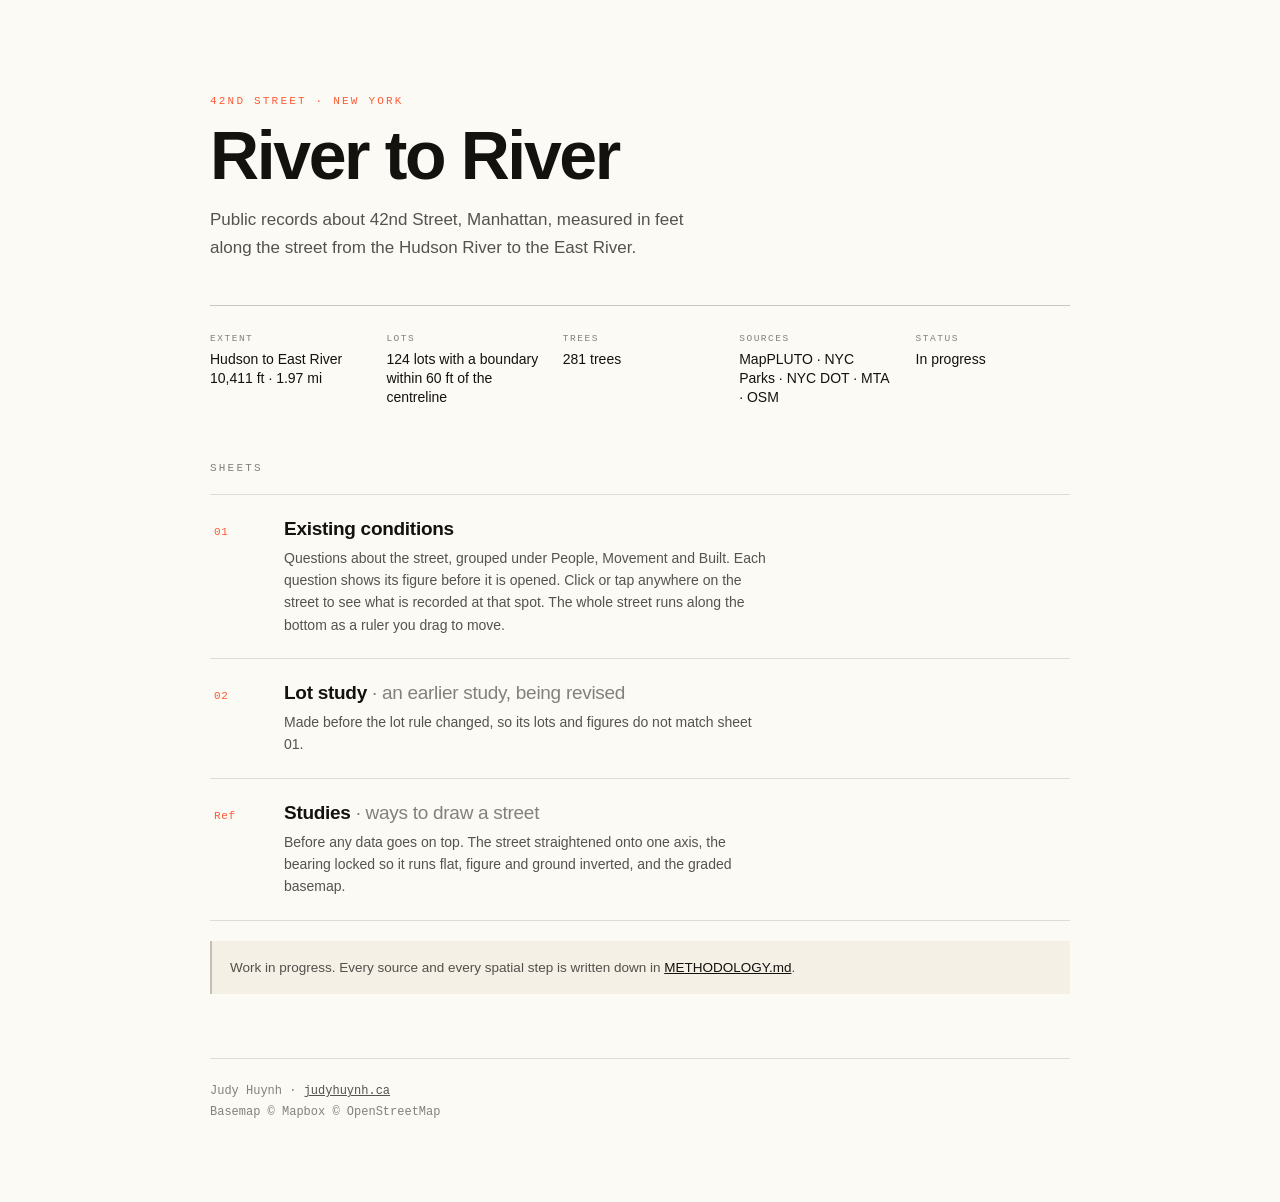
<file: index.html>
<!doctype html>
<html lang="en">
<head>
<meta charset="utf-8">
<meta name="viewport" content="width=device-width,initial-scale=1">
<title>River to River</title>
<meta name="description" content="Public records about 42nd Street, Manhattan, measured in feet along the street from the Hudson River to the East River.">
<style>
:root{
  --paper:#FCFAF5; --paper-2:#F4F0E6; --paper-3:#E9E4D6;
  --ink:#14120F; --ink-70:rgba(20,18,15,.72); --ink-50:rgba(20,18,15,.52);
  --hair:rgba(20,18,15,.13); --hair-2:rgba(20,18,15,.22);
  --alarm:#FF5A36; --leaf:#2E9E4F;
  --sans:"Helvetica Neue",Inter,Arial,sans-serif;
  --mono:ui-monospace,"SF Mono",SFMono-Regular,Menlo,monospace;
}
*{box-sizing:border-box}
html,body{margin:0}
body{background:var(--paper);color:var(--ink);font:400 15px/1.6 var(--sans);
  -webkit-font-smoothing:antialiased;padding:0 16px}
.wrap{max-width:860px;margin:0 auto;padding:clamp(48px,9vw,96px) 0 80px}

.kicker{font:500 11px/1 var(--mono);letter-spacing:.2em;text-transform:uppercase;color:var(--alarm)}
h1{font:600 clamp(40px,8vw,68px)/1.02 var(--sans);letter-spacing:-.035em;margin:14px 0 0}
.sub{font-size:17px;color:var(--ink-70);max-width:52ch;margin:16px 0 0}

.rule{height:1px;background:var(--hair-2);margin:44px 0 0}

.meta{display:grid;grid-template-columns:repeat(auto-fit,minmax(150px,1fr));gap:22px;margin-top:28px}
.meta dt{font:500 9.5px/1 var(--mono);letter-spacing:.16em;text-transform:uppercase;color:var(--ink-50)}
.meta dd{margin:7px 0 0;font:500 14px/1.35 var(--sans)}

h2{font:500 11px/1 var(--mono);letter-spacing:.2em;text-transform:uppercase;color:var(--ink-50);
  margin:56px 0 0}

.sheets{list-style:none;padding:0;margin:20px 0 0;border-top:1px solid var(--hair)}
.sheets li{border-bottom:1px solid var(--hair)}
.sheets a{display:grid;grid-template-columns:52px 1fr;gap:18px;align-items:baseline;
  padding:22px 4px;text-decoration:none;color:inherit;transition:background .12s}
.sheets a:hover,.sheets a:focus-visible{background:var(--paper-2);outline:none}
.no{font:500 11px/1.4 var(--mono);color:var(--alarm);letter-spacing:.06em}
.name{font:600 19px/1.25 var(--sans);letter-spacing:-.015em}
.name span{color:var(--ink-50);font-weight:400}
.desc{margin:6px 0 0;font-size:14px;color:var(--ink-70);max-width:62ch}

.note{margin-top:20px;padding:16px 18px;background:var(--paper-2);
  border-left:2px solid var(--hair-2);font-size:13.5px;color:var(--ink-70)}
.note a{color:var(--ink)}

footer{margin-top:64px;padding-top:22px;border-top:1px solid var(--hair);
  font:400 12px/1.7 var(--mono);color:var(--ink-50)}
footer a{color:var(--ink-70)}

@media (max-width:560px){
  .sheets a{grid-template-columns:1fr;gap:6px}
  .no{letter-spacing:.14em}
}
</style>
</head>
<body>
<div class="wrap">

  <header>
    <div class="kicker">42nd Street &middot; New York</div>
    <h1>River to River</h1>
    <p class="sub">Public records about 42nd Street, Manhattan, measured in feet along the street from
      the Hudson River to the East River.</p>

    <div class="rule"></div>
    <dl class="meta">
      <!-- every figure here is filled from plan/data.js by the script at the foot, the same file the sheet reads -->
      <div><dt>Extent</dt><dd>Hudson to East River<br><span id="metaExtent"></span></dd></div>
      <div><dt>Lots</dt><dd id="metaLots"></dd></div>
      <div><dt>Trees</dt><dd id="metaTrees"></dd></div>
      <div><dt>Sources</dt><dd>MapPLUTO &middot; NYC Parks &middot; NYC DOT &middot; MTA &middot; OSM</dd></div>
      <div><dt>Status</dt><dd>In progress</dd></div>
    </dl>
  </header>

  <h2>Sheets</h2>
  <ul class="sheets">
    <li><a href="plan/">
      <div class="no">01</div>
      <div>
        <div class="name">Existing conditions</div>
        <p class="desc">Questions about the street, grouped under People, Movement and Built. Each
          question shows its figure before it is opened. Click or tap anywhere on the street to see
          what is recorded at that spot. The whole street runs along the bottom as a ruler you drag
          to move.</p>
      </div></a></li>
    <li><a href="analysis/">
      <div class="no">02</div>
      <div>
        <div class="name">Lot study <span>&middot; an earlier study, being revised</span></div>
        <p class="desc">Made before the lot rule changed, so its lots and figures do not match
          sheet 01.</p>
      </div></a></li>
    <li><a href="studies/A-unrolled.html">
      <div class="no">Ref</div>
      <div>
        <div class="name">Studies <span>&middot; ways to draw a street</span></div>
        <p class="desc">Before any data goes on top. The street straightened onto one axis, the
          bearing locked so it runs flat, figure and ground inverted, and the graded basemap.</p>
      </div></a></li>
  </ul>

  <div class="note">
    Work in progress. Every source and every spatial step is written down in
    <a href="https://github.com/judy-huynh/river-to-river/blob/main/METHODOLOGY.md">METHODOLOGY.md</a>.
  </div>

  <footer>
    Judy Huynh &middot; <a href="https://judyhuynh.ca">judyhuynh.ca</a><br>
    Basemap &copy; Mapbox &copy; OpenStreetMap
  </footer>

</div>

<script src="plan/data.js"></script>
<script>
/* the same counts the sheet shows, from the same file. if it did not arrive, the page says so. */
(()=>{ const set=(id,t)=>{ document.getElementById(id).textContent=t; };
  const LINE=window.LINE42, LOTS=window.LOTS_POLY, TREES=window.TREES, META=window.LOTS_META;
  if(!LINE||!LOTS||!TREES){ ['metaExtent','metaLots','metaTrees'].forEach(id=>set(id,'data did not load')); return; }
  const LEN=LINE[LINE.length-1][0], commas=n=>Math.round(n).toLocaleString('en-US');
  set('metaExtent',`${commas(LEN)} ft \u00b7 ${(LEN/5280).toFixed(2)} mi`);
  set('metaLots',`${LOTS.features.length} lots`+(META?` with a boundary within ${META.front_ft} ft of the centreline`:''));
  set('metaTrees',`${TREES.length} trees`);
})();
</script>
</body>
</html>
</file>
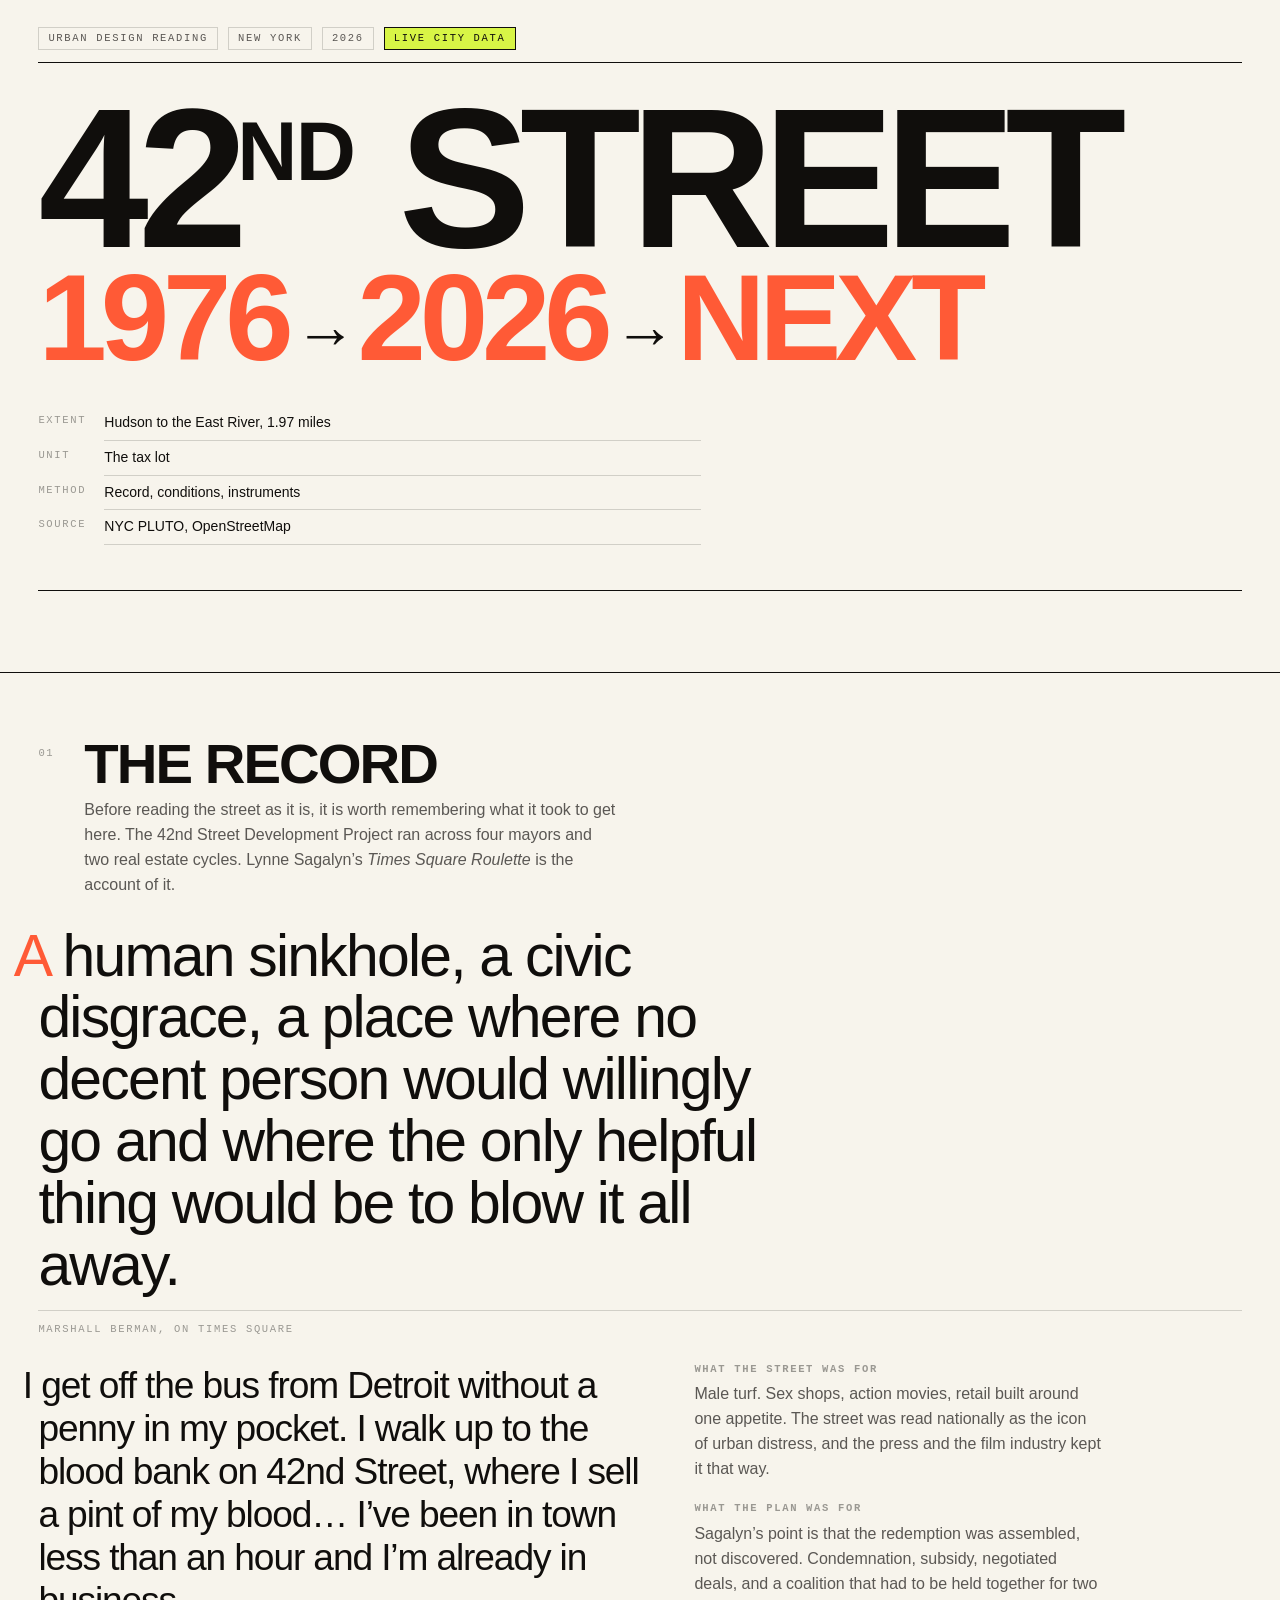
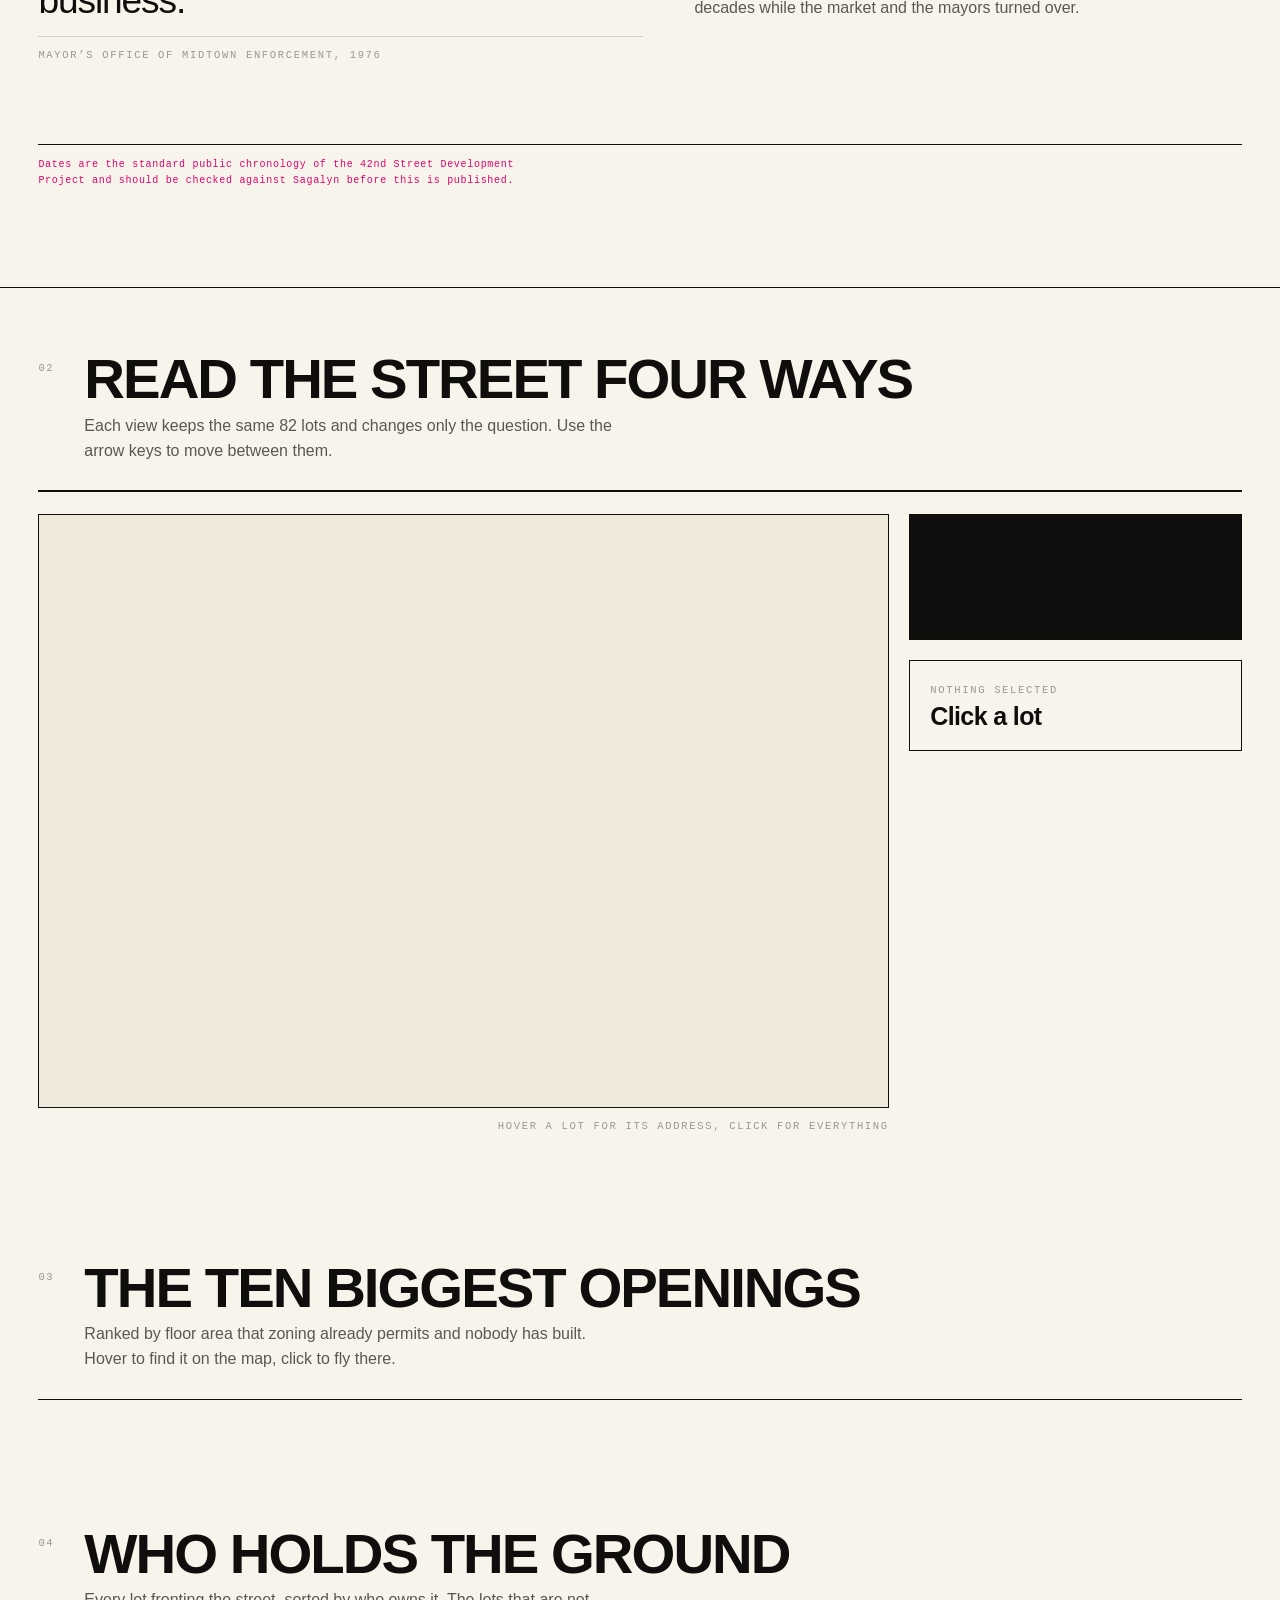
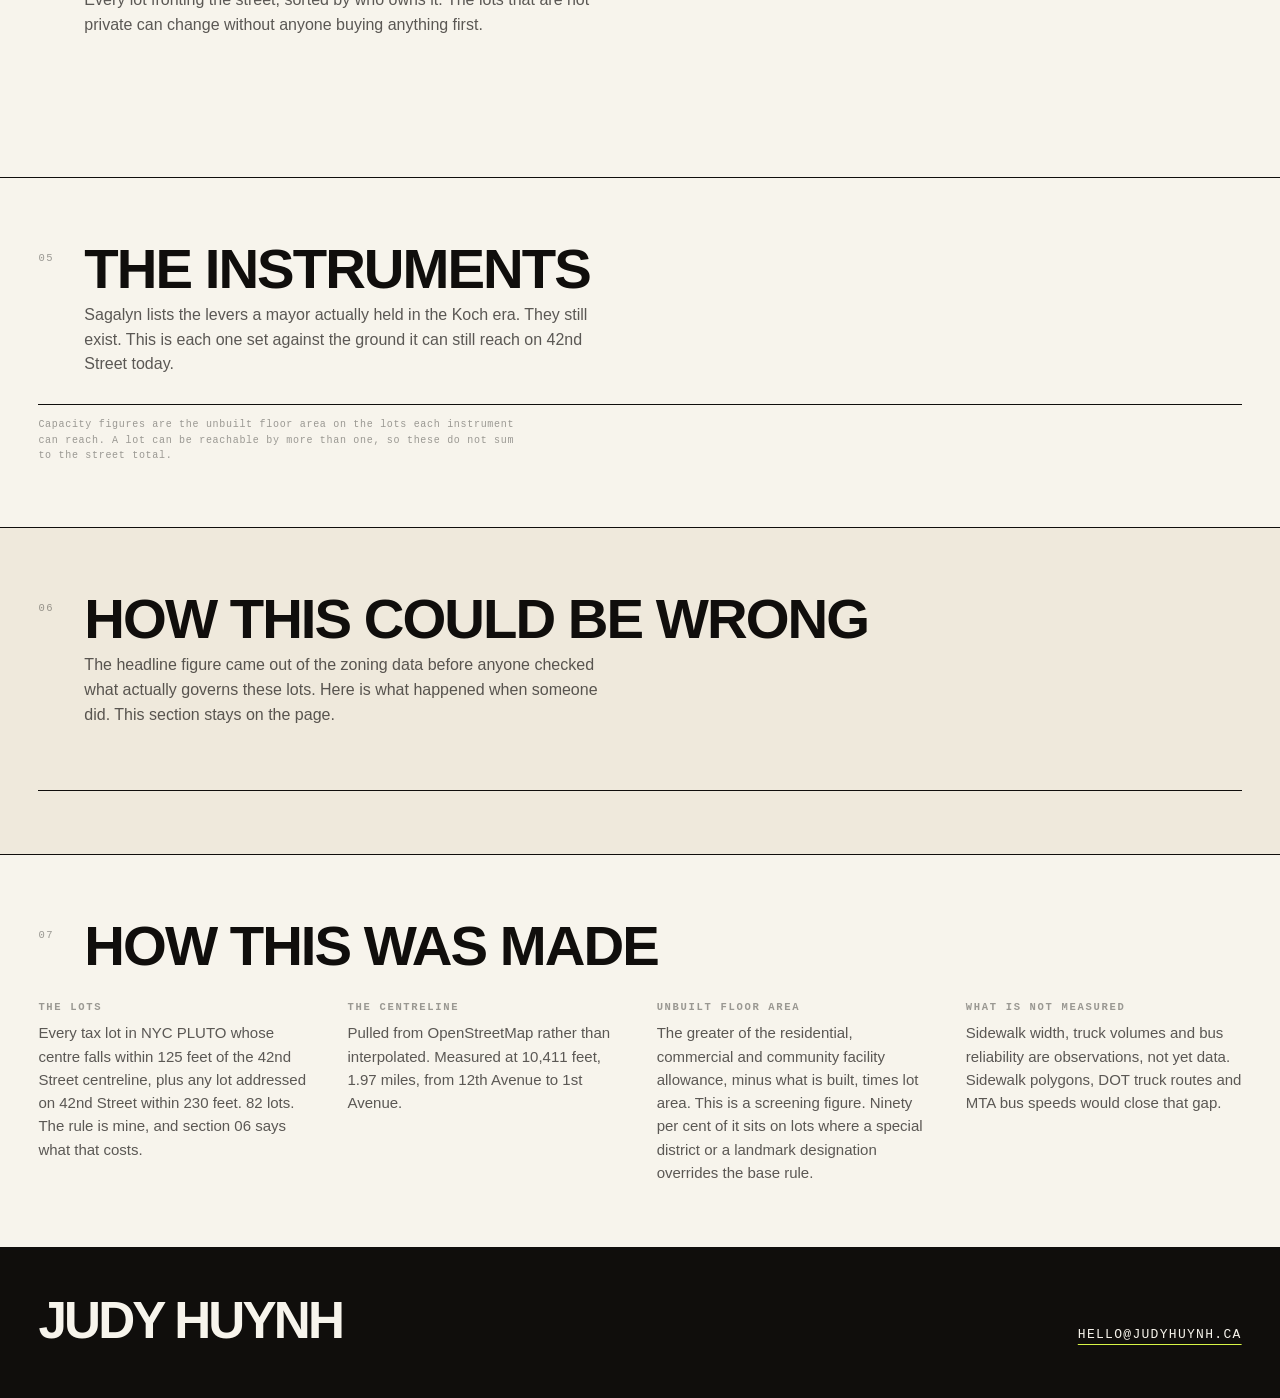
<file: analysis/index.html>
<!doctype html>
<html lang="en">
<head>
<meta charset="utf-8">
<meta name="viewport" content="width=device-width,initial-scale=1">
<title>42nd Street, Lot by Lot</title>
<link href="https://api.mapbox.com/mapbox-gl-js/v3.6.0/mapbox-gl.css" rel="stylesheet">
<link href="style.css" rel="stylesheet">
<script>
/* Mapbox GL JS v3 starts a web worker, and Chrome refuses to create workers from
   file:// pages because each one is its own opaque origin. Rather than showing a
   grey box, say so and give the one command that fixes it. */
if (location.protocol === 'file:') {
  document.addEventListener('DOMContentLoaded', () => {
    const b = document.createElement('div');
    b.style.cssText = 'position:fixed;inset:0;z-index:9999;background:#0E0C0B;color:#F7F4EC;'
      + 'font:15px/1.7 ui-monospace,Menlo,monospace;padding:min(9vh,70px) min(8vw,60px);overflow:auto';
    b.innerHTML =
      '<div style="max-width:70ch">'
      + '<div style="font-size:12px;letter-spacing:.18em;color:#FF5A36;margin-bottom:18px">CANNOT RUN FROM A FILE URL</div>'
      + '<div style="font:600 clamp(24px,4vw,44px)/1.05 -apple-system,Helvetica,sans-serif;letter-spacing:-.03em;margin-bottom:22px">'
      + 'This page needs a local server</div>'
      + '<p>Mapbox starts a web worker. Chrome will not create a worker from a <code style="color:#D8F546">file://</code> page, '
      + 'because every file URL counts as its own security origin. That is the grey box.</p>'
      + '<p style="margin-top:20px">Open Terminal, paste this once, and leave it running:</p>'
      + '<pre style="background:#1A1614;border-left:3px solid #D8F546;padding:14px 16px;margin:12px 0 20px;'
      + 'white-space:pre-wrap;color:#D8F546">cd ~/Documents/GitHub/river-to-river\npython3 -m http.server 8042 --bind 127.0.0.1</pre>'
      + '<p>Then open <a style="color:#FF5A36" href="http://127.0.0.1:8042/">http://127.0.0.1:8042/</a> '
      + 'and click through to this page from there.</p>'
      + '<p style="margin-top:24px;color:rgba(247,244,236,.55)">The drawings that are pure SVG, like the unrolled street, '
      + 'work fine from a file URL. Only the Mapbox ones need this.</p>'
      + '</div>';
    document.body.appendChild(b);
  });
}
</script>
</head>
<body>

<!-- ══════════════════════════════ MASTHEAD ══════════════════════════════ -->
<header class="masthead">
  <div class="shell">
    <div class="rule-top">
      <span class="tag">Urban design reading</span>
      <span class="tag">New York</span>
      <span class="tag">2026</span>
      <span class="tag tag--live">Live city data</span>
    </div>

    <h1 class="display">
      42<span class="display__nd">nd</span> Street
      <em>1976<span class="display__to">&rarr;</span>2026<span class="display__to">&rarr;</span>next</em>
    </h1>

    <div class="masthead__grid">
      <dl class="colophon">
        <dt>Extent</dt><dd>Hudson to the East River, 1.97 miles</dd>
        <dt>Unit</dt><dd>The tax lot</dd>
        <dt>Method</dt><dd>Record, conditions, instruments</dd>
        <dt>Source</dt><dd>NYC PLUTO, OpenStreetMap</dd>
      </dl>
    </div>
  </div>
</header>

<!-- ══════════════════════════════ THE NUMBERS ═══════════════════════════ -->
<section class="figures" aria-label="Headline figures">
  <div class="shell figures__grid" id="figures"></div>
</section>


<!-- ══════════════════════════════ THE RECORD ════════════════════════════ -->
<section class="record" id="record">
  <div class="shell">
    <div class="section-head">
      <span class="numeral">01</span>
      <h2>The record</h2>
      <p class="section-head__sub">Before reading the street as it is, it is worth remembering what it took to get here. The 42nd Street Development Project ran across four mayors and two real estate cycles. Lynne Sagalyn&rsquo;s <cite>Times Square Roulette</cite> is the account of it.</p>
    </div>

    <figure class="quote quote--lead">
      <blockquote>A human sinkhole, a civic disgrace, a place where no decent person would willingly go and where the only helpful thing would be to blow it all away.</blockquote>
      <figcaption>Marshall Berman, on Times Square</figcaption>
    </figure>

    <div class="record__pair">
      <figure class="quote">
        <blockquote>I get off the bus from Detroit without a penny in my pocket. I walk up to the blood bank on 42nd Street, where I sell a pint of my blood&hellip; I&rsquo;ve been in town less than an hour and I&rsquo;m already in business.</blockquote>
        <figcaption>Mayor&rsquo;s Office of Midtown Enforcement, 1976</figcaption>
      </figure>
      <div class="record__gloss">
        <h4>What the street was for</h4>
        <p>Male turf. Sex shops, action movies, retail built around one appetite. The street was read nationally as the icon of urban distress, and the press and the film industry kept it that way.</p>
        <h4>What the plan was for</h4>
        <p>Sagalyn&rsquo;s point is that the redemption was assembled, not discovered. Condemnation, subsidy, negotiated deals, and a coalition that had to be held together for two decades while the market and the mayors turned over.</p>
      </div>
    </div>

    <ol class="timeline" id="timeline"></ol>
    <p class="caption caption--warn">Dates are the standard public chronology of the 42nd Street Development Project and should be checked against Sagalyn before this is published.</p>

    <div class="lessons" id="lessons"></div>
  </div>
</section>

<!-- ══════════════════════════════ THE INSTRUMENT ════════════════════════ -->
<section class="instrument" id="instrument">
  <div class="shell">
    <div class="section-head">
      <span class="numeral">02</span>
      <h2>Read the street four ways</h2>
      <p class="section-head__sub">Each view keeps the same 82 lots and changes only the question. Use the arrow keys to move between them.</p>
    </div>

    <nav class="chapters" id="chapters" aria-label="Views"></nav>

    <div class="stage">
      <figure class="stage__map">
        <div id="map"></div>
        <figcaption class="stage__foot">
          <div class="legend" id="legend"></div>
          <span class="hint">Hover a lot for its address, click for everything</span>
        </figcaption>
      </figure>

      <aside class="stage__side">
        <div class="panel panel--headline">
          <output class="figure figure--xl" id="chapterBig">&nbsp;</output>
          <span class="figure__label" id="chapterLabel">&nbsp;</span>
          <p id="chapterBody"></p>
        </div>

        <div class="panel panel--lot" id="lotPanel" data-empty="true">
          <span class="panel__eyebrow" id="lotEyebrow">Nothing selected</span>
          <h3 id="lotAddress">Click a lot</h3>
          <div class="capacity" id="lotCapacity" hidden>
            <div class="capacity__track">
              <span class="capacity__built" id="capBuilt"></span>
            </div>
            <div class="capacity__scale">
              <span id="capBuiltLabel">built</span>
              <span id="capAllowedLabel">allowed</span>
            </div>
          </div>
          <dl class="facts" id="lotFacts"></dl>
        </div>
      </aside>
    </div>
  </div>
</section>

<!-- ══════════════════════════════ THE LEAGUE TABLE ══════════════════════ -->
<section class="league" id="league">
  <div class="shell">
    <div class="section-head">
      <span class="numeral">03</span>
      <h2>The ten biggest openings</h2>
      <p class="section-head__sub">Ranked by floor area that zoning already permits and nobody has built. Hover to find it on the map, click to fly there.</p>
    </div>
    <ol class="table" id="leagueTable"></ol>
  </div>
</section>

<!-- ══════════════════════════════ OWNERSHIP ═════════════════════════════ -->
<section class="ownership" id="ownership">
  <div class="shell">
    <div class="section-head">
      <span class="numeral">04</span>
      <h2>Who holds the ground</h2>
      <p class="section-head__sub">Every lot fronting the street, sorted by who owns it. The lots that are not private can change without anyone buying anything first.</p>
    </div>
    <div class="split" id="ownershipSplit"></div>
    <div class="waffle" id="waffle" aria-hidden="true"></div>
    <p class="waffle__note" id="ownershipNote"></p>
  </div>
</section>


<!-- ══════════════════════════════ INSTRUMENTS ═══════════════════════════ -->
<section class="instruments" id="instruments">
  <div class="shell">
    <div class="section-head">
      <span class="numeral">05</span>
      <h2>The instruments</h2>
      <p class="section-head__sub">Sagalyn lists the levers a mayor actually held in the Koch era. They still exist. This is each one set against the ground it can still reach on 42nd Street today.</p>
    </div>
    <div class="matrix" id="matrix"></div>
    <p class="caption">Capacity figures are the unbuilt floor area on the lots each instrument can reach. A lot can be reachable by more than one, so these do not sum to the street total.</p>
  </div>
</section>

<!-- ══════════════════════════════ CONFIDENCE ════════════════════════════ -->
<section class="confidence" id="confidence">
  <div class="shell">
    <div class="section-head">
      <span class="numeral">06</span>
      <h2>How this could be wrong</h2>
      <p class="section-head__sub">The headline figure came out of the zoning data before anyone checked what actually governs these lots. Here is what happened when someone did. This section stays on the page.</p>
    </div>
    <div class="grades" id="gradeBars"></div>
    <div class="caveats" id="caveats"></div>
  </div>
</section>

<!-- ══════════════════════════════ METHOD ════════════════════════════════ -->
<section class="method">
  <div class="shell">
    <div class="section-head">
      <span class="numeral">07</span>
      <h2>How this was made</h2>
    </div>
    <div class="method__grid">
      <div>
        <h4>The lots</h4>
        <p>Every tax lot in NYC PLUTO whose centre falls within 125 feet of the 42nd Street centreline, plus any lot addressed on 42nd Street within 230 feet. 82 lots. The rule is mine, and section 06 says what that costs.</p>
      </div>
      <div>
        <h4>The centreline</h4>
        <p>Pulled from OpenStreetMap rather than interpolated. Measured at 10,411 feet, 1.97 miles, from 12th Avenue to 1st Avenue.</p>
      </div>
      <div>
        <h4>Unbuilt floor area</h4>
        <p>The greater of the residential, commercial and community facility allowance, minus what is built, times lot area. This is a screening figure. Ninety per cent of it sits on lots where a special district or a landmark designation overrides the base rule.</p>
      </div>
      <div>
        <h4>What is not measured</h4>
        <p>Sidewalk width, truck volumes and bus reliability are observations, not yet data. Sidewalk polygons, DOT truck routes and MTA bus speeds would close that gap.</p>
      </div>
    </div>
  </div>
</section>

<footer class="foot">
  <div class="shell foot__grid">
    <span class="display display--sm">Judy Huynh</span>
    <a href="mailto:hello@judyhuynh.ca">hello@judyhuynh.ca</a>
  </div>
</footer>

<div class="tooltip" id="tooltip" role="status" aria-live="polite"></div>

<script src="data.js"></script>
<script src="https://api.mapbox.com/mapbox-gl-js/v3.6.0/mapbox-gl.js"></script>
<script src="scripts.js"></script>
</body>
</html>
</file>
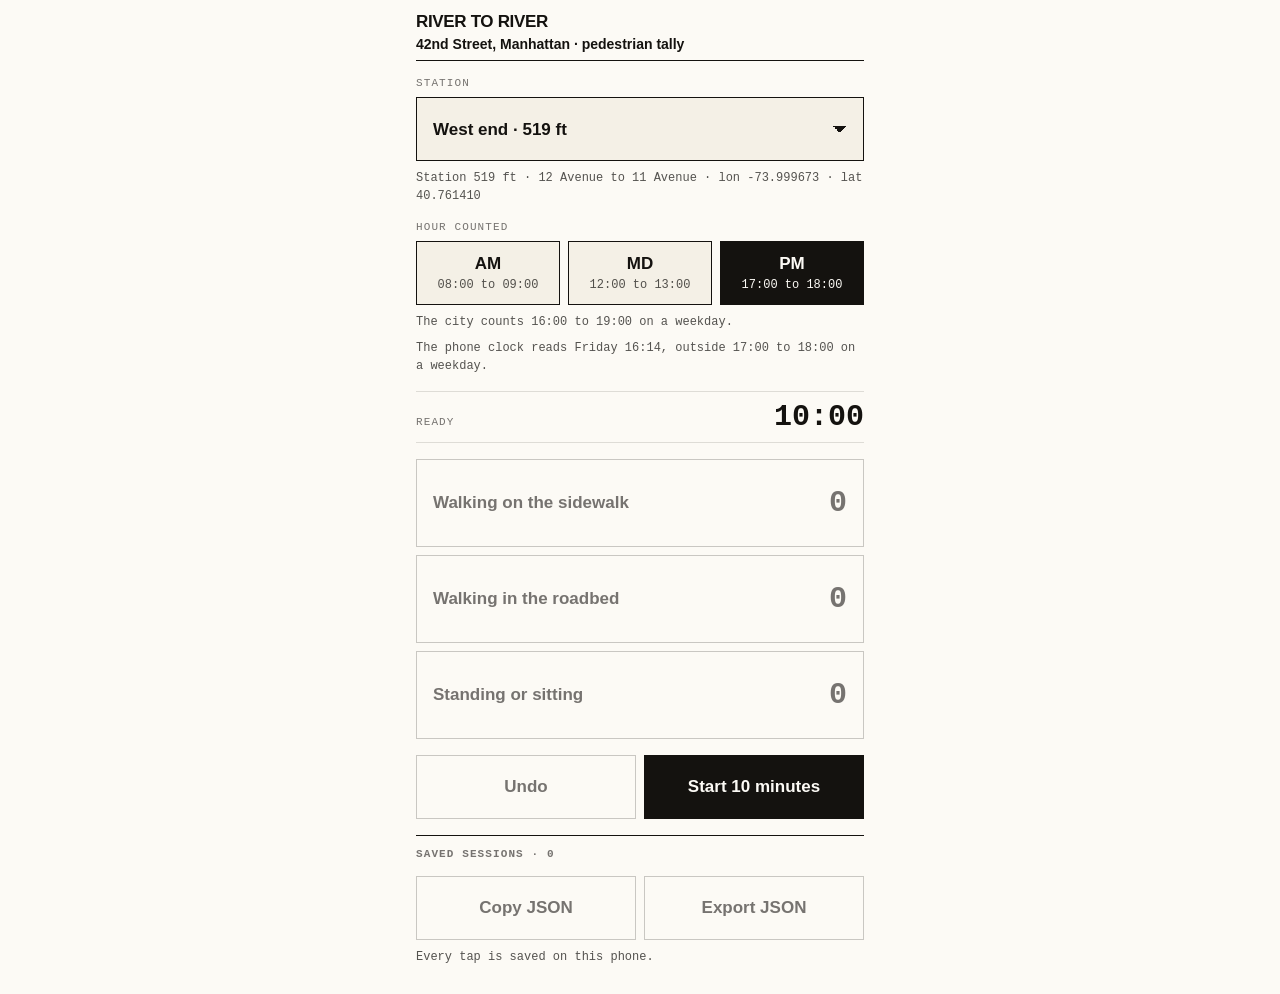
<file: field/index.html>
<!doctype html>
<html lang="en">
<head>
<meta charset="utf-8">
<meta name="viewport" content="width=device-width,initial-scale=1,viewport-fit=cover">
<meta name="theme-color" content="#FCFAF5">
<!-- a working tool. nothing on the site links here, and search engines are asked to leave it out -->
<meta name="robots" content="noindex,nofollow">
<title>River to River · 42nd Street · Field tally</title>
<style>
/* 42nd STREET FIELD TALLY. Opens with no network, so the tokens are copied from plan/style.css
   by name and value: nothing here is a new colour. 64px is the smallest thumb target. */
:root{
  --paper:#FCFAF5; --paper-2:#F4F0E6; --paper-3:#E9E4D6;
  --ink:#14120F; --ink-70:rgba(20,18,15,.72); --ink-label:rgba(20,18,15,.58);
  --hair:rgba(20,18,15,.13); --hair-2:rgba(20,18,15,.22);
  --sans:"Helvetica Neue",Inter,Arial,sans-serif;
  --mono:ui-monospace,"SF Mono",SFMono-Regular,Menlo,monospace;
  --t-micro:11px; --t-small:12px; --t-body:14px;
  --track:.1em;
}
*{box-sizing:border-box}
html{-webkit-text-size-adjust:100%}
body{margin:0; background:var(--paper); color:var(--ink); font-family:var(--sans);
  font-size:var(--t-body); -webkit-font-smoothing:antialiased}
/* one column a thumb can cover. the safe-area insets keep it clear of the notch and home bar */
.page{max-width:480px; margin:0 auto; display:flex; flex-direction:column; gap:16px;
  padding:max(12px,env(safe-area-inset-top)) max(16px,env(safe-area-inset-right))
          max(24px,env(safe-area-inset-bottom)) max(16px,env(safe-area-inset-left))}
.page > *{min-width:0}

.head{border-bottom:1.5px solid var(--ink); padding-bottom:8px}
.head h1{margin:0; font-size:17px; letter-spacing:-.02em; text-transform:uppercase; font-weight:700}
.head p{margin:4px 0 0; font-size:var(--t-body); font-weight:600}
.micro{font-family:var(--mono); font-size:var(--t-micro); letter-spacing:var(--track);
  text-transform:uppercase; color:var(--ink-label)}
.note{margin:0; font-family:var(--mono); font-size:var(--t-small); line-height:1.5; color:var(--ink-70);
  overflow-wrap:break-word}
.field{display:flex; flex-direction:column; gap:8px; border:0; margin:0; padding:0; min-width:0}
.field legend{padding:0; margin-bottom:8px}

button,select{font:inherit; color:var(--ink); border-radius:0; -webkit-appearance:none; appearance:none;
  touch-action:manipulation; -webkit-tap-highlight-color:transparent}
button{cursor:pointer; user-select:none; -webkit-user-select:none}
button:focus-visible,select:focus-visible{outline:2px solid var(--ink); outline-offset:2px}
button:disabled,select:disabled{cursor:default; color:var(--ink-label); border-color:var(--hair-2)}

select{width:100%; min-height:64px; padding:8px 44px 8px 16px; font-size:17px; font-weight:600;
  border:1.5px solid var(--ink); text-overflow:ellipsis;
  background:var(--paper-2) no-repeat; background-size:7px 7px;
  /* two half-filled squares meet as a triangle pointing down: opens a list */
  background-image:linear-gradient(45deg,transparent 50%,var(--ink) 50%),linear-gradient(135deg,var(--ink) 50%,transparent 50%);
  background-position:right 23px center,right 16px center}

/* the three count hours: radios drawn as one row of thumb targets */
.seg{display:grid; grid-template-columns:repeat(3,minmax(0,1fr)); gap:8px}
.seg label{position:relative; display:flex; flex-direction:column; align-items:center; justify-content:center; gap:4px;
  min-height:64px; padding:8px 4px; border:1.5px solid var(--ink); background:var(--paper-2);
  text-align:center; cursor:pointer}
.seg input{position:absolute; inset:0; width:100%; height:100%; margin:0; opacity:0; cursor:pointer}
.seg b{font-size:17px}
.seg span{font-family:var(--mono); font-size:var(--t-small); color:var(--ink-70)}
.seg label:has(input:checked){background:var(--ink); color:var(--paper)}
.seg label:has(input:checked) span{color:var(--paper)}
.seg label:has(input:focus-visible){outline:2px solid var(--ink); outline-offset:2px}
.seg label:has(input:disabled){border-color:var(--hair-2); cursor:default}
.seg label:has(input:disabled:not(:checked)){color:var(--ink-label)}
.seg label:has(input:disabled:not(:checked)) span{color:var(--ink-label)}

.clock{display:flex; justify-content:space-between; align-items:baseline; gap:12px; flex-wrap:wrap;
  border-top:1px solid var(--hair); border-bottom:1px solid var(--hair); padding:8px 0}
/* the end has to be seen as well as heard: a phone set to silent plays no tone */
.clock--done{background:var(--ink); color:var(--paper); padding:8px 12px}
.clock--done .micro{color:var(--paper)}
/* while counting only the clock, the counters and the two actions are needed on screen */
.clock{scroll-margin-top:8px}
.is-live .note--setup{display:none}
.clock__t{font-family:var(--mono); font-size:30px; font-weight:600; font-variant-numeric:tabular-nums}

/* the three counters. tall enough to hit without looking down */
.tally{display:flex; flex-direction:column; gap:8px}
.count{display:flex; justify-content:space-between; align-items:center; gap:12px; width:100%;
  min-height:88px; padding:12px 16px; text-align:left; border:1.5px solid var(--ink); background:var(--paper-2)}
.count span{font-size:17px; font-weight:600; line-height:1.2; min-width:0; overflow-wrap:break-word}
.count b{font-family:var(--mono); font-size:30px; font-variant-numeric:tabular-nums}
.count:not(:disabled):active{background:var(--ink); color:var(--paper)}
.count:disabled{background:var(--paper)}

.row{display:grid; grid-template-columns:repeat(2,minmax(0,1fr)); gap:8px}
/* undo and end stay under the thumb however far the text above has pushed the counters */
.row--stick{position:sticky; bottom:0; z-index:1; background:var(--paper);
  padding:8px 0 max(8px,env(safe-area-inset-bottom)); margin:-8px 0}
.note:empty{display:none}
.act{min-height:64px; padding:8px 12px; font-size:17px; font-weight:600;
  border:1.5px solid var(--ink); background:var(--paper)}
.act--go{background:var(--ink); color:var(--paper)}
.act--go:disabled{background:var(--paper-3)}
.act:not(:disabled):active{background:var(--paper-3); color:var(--ink)}

.saved{display:flex; flex-direction:column; gap:8px; border-top:1.5px solid var(--ink); padding-top:12px}
.saved h2{margin:0}
.saved ol{list-style:none; margin:0; padding:0}
.saved li{display:grid; grid-template-columns:minmax(0,1fr) auto; gap:4px 12px; align-items:center;
  padding:8px 0; border-bottom:1px solid var(--hair)}
.saved li strong{font-size:var(--t-body)}
.saved li .note{grid-column:1}
.saved li button{grid-column:2; grid-row:1 / span 2; min-width:64px; min-height:64px; padding:4px 8px;
  font-family:var(--mono); font-size:var(--t-small); border:1px solid var(--hair-2); background:none}
[hidden]{display:none !important}
</style>
</head>
<body>
<main class="page" id="page">

  <header class="head">
    <h1>River to River</h1>
    <p>42nd Street, Manhattan &middot; pedestrian tally</p>
  </header>

  <div class="field">
    <label class="micro" for="station">Station</label>
    <select id="station"></select>
    <p class="note note--setup" id="stationNote"></p>
  </div>

  <fieldset class="field">
    <legend class="micro">Hour counted</legend>
    <div class="seg" id="windows"></div>
    <p class="note note--setup" id="windowNote"></p>
    <p class="note note--setup" id="clockNote"></p>
  </fieldset>

  <div class="clock" id="clockBox">
    <span class="micro" id="clockLabel"></span>
    <span class="clock__t" id="clock" role="timer" aria-live="off" aria-label="Time left"></span>
  </div>
  <p class="note" id="status" role="status" aria-live="polite"></p>

  <div class="tally" id="tally"></div>

  <div class="row row--stick">
    <button class="act" type="button" id="undo">Undo</button>
    <button class="act act--go" type="button" id="go"></button>
  </div>

  <section class="saved" aria-labelledby="savedTitle">
    <h2 class="micro" id="savedTitle"></h2>
    <ol id="sessions"></ol>
    <div class="row">
      <button class="act" type="button" id="copy">Copy JSON</button>
      <button class="act" type="button" id="export">Export JSON</button>
    </div>
    <p class="note" id="storeNote" role="status" aria-live="polite"></p>
    <p class="note" id="offlineNote"></p>
  </section>

</main>
<script>
(() => {
'use strict';
/* The two lines below are written by scripts/bake/field_stations.py from plan/data.js and are
   never edited by hand. ft is feet along LINE42, city is the city's own count window. */
const STATIONS=[{"name":"West end","ft":519,"lon":-73.999673,"lat":40.76141,"from":"12 Avenue","to":"11 Avenue"},{"name":"9 Avenue","ft":2538,"lon":-73.99329,"lat":40.758705,"from":"Dyer Avenue","to":"9 Avenue"},{"name":"Times Square","ft":4627,"lon":-73.986681,"lat":40.755924,"from":"7 Avenue","to":"Broadway"},{"name":"Bryant Park","ft":5946,"lon":-73.982508,"lat":40.754162,"from":"Avenue of the Americas","to":"5 Avenue"},{"name":"City counter","ft":7796,"lon":-73.976655,"lat":40.751695,"from":"Park Avenue","to":"Lexington Avenue","counter":true},{"name":"East end","ft":9553,"lon":-73.97109,"lat":40.749358,"from":"2 Avenue","to":"1 Avenue"}];
const WINDOWS=[{"id":"am","from":8,"to":9,"day":"weekday","city":[7,9]},{"id":"md","from":12,"to":13,"day":"Saturday","city":[12,14]},{"id":"pm","from":17,"to":18,"day":"weekday","city":[16,19]}];
const KINDS=[['sidewalk','Walking on the sidewalk'],['roadbed','Walking in the roadbed'],['still','Standing or sitting']];
const MINUTES=10, SPAN=MINUTES*60000, KEY='r2r-field-v1', CONFIRM_MS=3000;
/* the page notes it is alive every BEAT. a silence longer than GAP is time nobody could tap.
   a window picked by hand is kept for PICK_MS, then the clock chooses again */
const BEAT=5000, GAP=15000, PICK_MS=3600000;

const $=id=>document.getElementById(id);
const hh=h=>String(h).padStart(2,'0')+':00';
const num=n=>n.toLocaleString('en-US');

/* all state lives here. live is the session being counted, or null. a tap is [ms since start, kind].
   a session owns a copy of its station (st), so a later re-bake cannot move a count already taken */
let S={sessions:[], live:null, station:0, window:null, windowAt:0};
let stored=true;
function load(){ try{ const v=JSON.parse(localStorage.getItem(KEY)); if(v&&Array.isArray(v.sessions)) S={...S,...v}; }catch(e){ stored=false; }
  /* anything saved before sessions owned their station gets one now, or a blank that still draws and exports */
  const own=x=>{ if(x&&!x.st) x.st={...(STATIONS[x.station]||{name:'Station not recorded',ft:null,lon:null,lat:null})};
    if(x&&!Array.isArray(x.taps)) x.taps=[]; return x; };
  S.sessions=S.sessions.filter(Boolean).map(own); own(S.live); }
function save(){ try{ localStorage.setItem(KEY,JSON.stringify(S)); stored=true; }catch(e){ stored=false; } }

/* the window whose hour is nearest the clock, so the usual case needs no tap */
function nearestWindow(){ const h=new Date().getHours()+new Date().getMinutes()/60;
  return [...WINDOWS].sort((a,b)=>Math.abs(h-(a.from+a.to)/2)-Math.abs(h-(b.from+b.to)/2))[0].id; }

const tally=taps=>KINDS.map(([k])=>taps.filter(t=>t[1]===k).length);

/* seen is the last moment the page was open and showing. when more than GAP has passed since,
   nobody could tap: the silence is kept as a gap [from ms, to ms] and the session is marked */
function beat(){ const L=S.live; if(!L||document.hidden) return;
  const now=Math.min(Date.now()-L.started,SPAN), was=L.seen||0;
  if(now-was>GAP){ (L.gaps=L.gaps||[]).push([was,now]); L.interrupted=true; L.seen=now; save(); }
  else if(now-was>=BEAT||now===SPAN){ L.seen=now; save(); } }
/* a live session older than its ten minutes is closed with the taps it has, which is what
   recovers a count when the phone drops the page. minutes is only the time it was watched */
function settle(){ const L=S.live; if(!L) return; beat();
  if(Date.now()-L.started>=SPAN) finish(SPAN); }
/* done is the time left on the clock when the last session ended, or null. drawn until the next choice */
let done=null;
function finish(span){ const L=S.live; if(!L) return;
  const lost=(L.gaps||[]).reduce((a,g)=>a+Math.min(g[1],span)-Math.min(g[0],span),0);
  const minutes=Math.round((span-lost)/600)/100;
  if(armed){ clearTimeout(armed.t); armed=null; }
  S.sessions.push({...L, minutes}); S.live=null; done=SPAN-span; save(); release(); signal();
  say('Saved. '+KINDS.map(([,label],i)=>label+' '+num(tally(L.taps)[i])).join(', ')+'. '+minutes+' min counted'
    +(L.interrupted?', interrupted.':'.')); draw(); }

/* an iPhone has no vibrate, so a tone is armed by the Start tap. its silent switch mutes the
   tone too, which is why the clock row also turns solid. neither runs on an untouched page */
let tone=null;
function arm(){ try{ const A=window.AudioContext||window.webkitAudioContext; if(!A) return; tone=tone||new A(); tone.resume(); }catch(e){ tone=null; } }
function signal(){ if(navigator.userActivation&&!navigator.userActivation.hasBeenActive) return;
  try{ navigator.vibrate&&navigator.vibrate([300,150,300]); }catch(e){}
  try{ if(!tone) return; const t=tone.currentTime;
    [0,.35,.7].forEach(d=>{ const o=tone.createOscillator(), g=tone.createGain(); o.frequency.value=880;
      g.gain.setValueAtTime(.4,t+d); g.gain.setValueAtTime(0,t+d+.25); o.connect(g).connect(tone.destination); o.start(t+d); o.stop(t+d+.26); }); }catch(e){} }

/* one export row per session and kind, shaped for a bake: the lon/lat the session was taken at
   ride along so the counts can be re-based. taps are ISO times, minutes is the time watched */
function rows(){ return S.sessions.flatMap(s=>{ const st=s.st;
  return KINDS.map(([k])=>{ const t=s.taps.filter(x=>x[1]===k);
    return {station_ft:st.ft, lon:st.lon, lat:st.lat, window:s.window, kind:k, count:t.length,
      started_iso:new Date(s.started).toISOString(), minutes:s.minutes,
      station:st.name, interrupted:!!s.interrupted,
      gaps:(s.gaps||[]).map(g=>g.map(ms=>new Date(s.started+ms).toISOString())),
      taps:t.map(x=>new Date(s.started+x[0]).toISOString())}; }); }); }

/* keep the screen awake while counting, where the browser can */
let lock=null;
async function hold(){ try{ lock=await navigator.wakeLock.request('screen'); }catch(e){ lock=null; } }
function release(){ try{ lock&&lock.release(); }catch(e){} lock=null; }

/* the clock is already running, so the counters must be on screen without a scroll */
function toClock(){ try{ $('clockBox').scrollIntoView({block:'start'}); }catch(e){} }
function say(t){ $('status').textContent=t; }

/* a second tap inside three seconds confirms. used to end early and to delete */
let armed=null;
function confirmTap(id,then){ if(armed&&armed.id===id){ clearTimeout(armed.t); armed=null; then(); return; }
  if(armed) clearTimeout(armed.t);
  armed={id, t:setTimeout(()=>{ armed=null; draw(); },CONFIRM_MS)}; draw(); }

/* the phone clock against the hour and the kind of day picked. says nothing when they agree */
function clockNote(){ const w=WINDOWS.find(x=>x.id===(S.live?S.live.window:S.window)), d=new Date(), h=d.getHours(), day=d.getDay();
  const dayOk=w.day==='weekday'?day>0&&day<6:day===6, hourOk=h>=w.from&&h<w.to;
  const t=hourOk&&dayOk?'':'The phone clock reads '+d.toLocaleDateString('en-US',{weekday:'long'})+' '
    +d.toLocaleTimeString('en-US',{hour:'2-digit',minute:'2-digit',hour12:false})+', outside '+hh(w.from)+' to '+hh(w.to)+' on a '+w.day+'.';
  if($('clockNote').textContent!==t) $('clockNote').textContent=t; }

let drawn=null;
function draw(){
  const live=!!S.live, st=live?S.live.st:STATIONS[S.station], wid=live?S.live.window:S.window;
  const w=WINDOWS.find(x=>x.id===wid);
  $('station').value=String(live?STATIONS.findIndex(x=>x.ft===st.ft):S.station); $('station').disabled=live;
  $('stationNote').textContent=(st.ft==null?st.name:'Station '+num(st.ft)+' ft · '+st.from+' to '+st.to+' · '+'lon '+st.lon.toFixed(6)+' · lat '+st.lat.toFixed(6))
    +(st.counter?' · the city counts here':'');
  clockNote();
  document.querySelectorAll('#windows input').forEach(r=>{ r.checked=r.value===wid; r.disabled=live; });
  $('windowNote').textContent='The city counts '+hh(w.city[0])+' to '+hh(w.city[1])+' on a '+w.day+'.';
  const n=live?tally(S.live.taps):KINDS.map(()=>0);
  document.querySelectorAll('.count').forEach((b,i)=>{ b.disabled=!live; b.querySelector('b').textContent=num(n[i]); });
  $('undo').disabled=!live||!S.live.taps.length;
  $('go').textContent=live?(armed&&armed.id==='end'?'Tap again to end':'End early'):'Start '+MINUTES+' minutes';
  $('go').classList.toggle('act--go',!live);
  $('page').classList.toggle('is-live',live);
  $('clockBox').classList.toggle('clock--done',!live&&done!==null);
  $('clockLabel').textContent=live?'Counting':done!==null?'Ended and saved':'Ready';
  tick();
  $('storeNote').textContent=stored?'Every tap is saved on this phone.':'This browser is not saving. Export before closing the page.';
  /* the saved list is rebuilt only when a session or a pending delete changed, not on every tap */
  const sig=S.sessions.length+'|'+(armed?armed.id:'');
  if(sig===drawn) return; drawn=sig;
  /* the rebuilt list loses focus, so remember which delete button had it */
  const had=document.activeElement&&document.activeElement.dataset?document.activeElement.dataset.i:undefined;
  $('savedTitle').textContent='Saved sessions · '+num(S.sessions.length);
  const ol=$('sessions'); ol.textContent='';
  S.sessions.forEach((s,i)=>{ const li=document.createElement('li'), c=tally(s.taps), x=s.st;
    const head=document.createElement('strong'), note=document.createElement('p'), del=document.createElement('button');
    const d=new Date(s.started);
    head.textContent=x.name+' · '+s.window.toUpperCase()+' · '+d.toLocaleDateString('en-US',{weekday:'short',day:'numeric',month:'short'})
      +' '+d.toLocaleTimeString('en-US',{hour:'2-digit',minute:'2-digit',hour12:false});
    note.className='note';
    note.textContent=KINDS.map(([k],j)=>k+' '+num(c[j])).join(' · ')+' · '+s.minutes+' min'+(s.interrupted?' · interrupted':'');
    del.type='button'; del.dataset.i=i; del.textContent=armed&&armed.id==='del'+i?'Tap again':'Delete';
    del.setAttribute('aria-label','Delete session '+(i+1)+', '+x.name);
    del.onclick=()=>confirmTap('del'+i,()=>{ S.sessions.splice(i,1); save(); draw(); });
    li.append(head,del,note); ol.prepend(li); });
  if(had!==undefined){ const b=ol.querySelectorAll('button'), at=Math.min(+had,S.sessions.length-1);
    (at<0?$('go'):[...b].find(x=>+x.dataset.i===at)).focus(); }
  $('export').disabled=$('copy').disabled=!S.sessions.length;
}
function tick(){ const left=S.live?Math.max(0,SPAN-(Date.now()-S.live.started)):done!==null?done:SPAN, s=Math.ceil(left/1000);
  $('clock').textContent=String(Math.floor(s/60)).padStart(2,'0')+':'+String(s%60).padStart(2,'0'); }

function build(){
  STATIONS.forEach((s,i)=>$('station').add(new Option(s.name+' · '+num(s.ft)+' ft',String(i))));
  WINDOWS.forEach(w=>{ const l=document.createElement('label');
    l.innerHTML='<input type="radio" name="window"><b></b><span></span>';
    l.querySelector('input').value=w.id; l.querySelector('b').textContent=w.id.toUpperCase();
    l.querySelector('span').textContent=hh(w.from)+' to '+hh(w.to);
    $('windows').append(l); });
  KINDS.forEach(([k,label])=>{ const b=document.createElement('button'); b.type='button'; b.className='count';
    b.innerHTML='<span></span><b></b>'; b.querySelector('span').textContent=label;
    b.onclick=()=>{ if(!S.live) return; settle(); if(!S.live) return;
      S.live.taps.push([Date.now()-S.live.started,k]); save(); draw(); };
    $('tally').append(b); });
  $('station').onchange=e=>{ done=null; S.station=+e.target.value; save(); draw(); };
  $('windows').onchange=e=>{ done=null; S.window=e.target.value; S.windowAt=Date.now(); save(); draw(); };
  $('undo').onclick=()=>{ if(S.live&&S.live.taps.length){ S.live.taps.pop(); save(); draw(); } };
  $('go').onclick=()=>{
    if(S.live) return confirmTap('end',()=>{ beat(); finish(Math.min(Date.now()-S.live.started,SPAN)); });
    S.live={st:{...STATIONS[S.station]}, window:S.window, started:Date.now(), seen:0, taps:[]}; done=null; save(); arm(); hold(); say(''); draw(); toClock(); };
  $('export').onclick=()=>{ const a=document.createElement('a');
    a.href=URL.createObjectURL(new Blob([JSON.stringify(rows(),null,1)],{type:'application/json'}));
    a.download='r2r-tally-'+new Date().toISOString().slice(0,10)+'.json';
    document.body.append(a); a.click(); a.remove(); setTimeout(()=>URL.revokeObjectURL(a.href),1000); };
  $('copy').onclick=async()=>{ try{ await navigator.clipboard.writeText(JSON.stringify(rows())); say('Copied '+num(rows().length)+' rows.'); }
    catch(e){ say('This browser did not allow the copy. Use Export JSON.'); } };
}

load();
if(!STATIONS[S.station]) S.station=0;
/* a window picked by hand in the last hour survives a reload. otherwise the clock chooses */
if(S.live&&WINDOWS.some(w=>w.id===S.live.window)) S.window=S.live.window;
else if(!WINDOWS.some(w=>w.id===S.window)||Date.now()-S.windowAt>PICK_MS) S.window=nearestWindow();
if(S.live&&!WINDOWS.some(w=>w.id===S.live.window)) S.live.window=S.window;
build(); settle(); draw();
if(S.live){ hold(); toClock(); }
setInterval(()=>{ if(S.live){ settle(); tick(); } else clockNote(); },250);
/* a phone lets go of the wake lock when the page is hidden */
document.addEventListener('visibilitychange',()=>{ if(!S.live) return;
  if(document.hidden){ const now=Math.min(Date.now()-S.live.started,SPAN); if(now-(S.live.seen||0)<=GAP){ S.live.seen=now; save(); } return; }
  settle(); if(S.live) hold(); draw(); });

/* sw.js keeps a copy of this page so a reload with no signal still opens it */
const off=$('offlineNote');
if('serviceWorker' in navigator&&location.protocol!=='file:'){
  navigator.serviceWorker.register('sw.js').then(()=>navigator.serviceWorker.ready)
    .then(()=>{ off.textContent='A copy of this page is kept for use with no network.'; })
    .catch(()=>{ off.textContent='No offline copy was kept. Keep this tab open while out of signal.'; });
} else off.textContent='No offline copy was kept. Keep this tab open while out of signal.';
})();
</script>
</body>
</html>
</file>
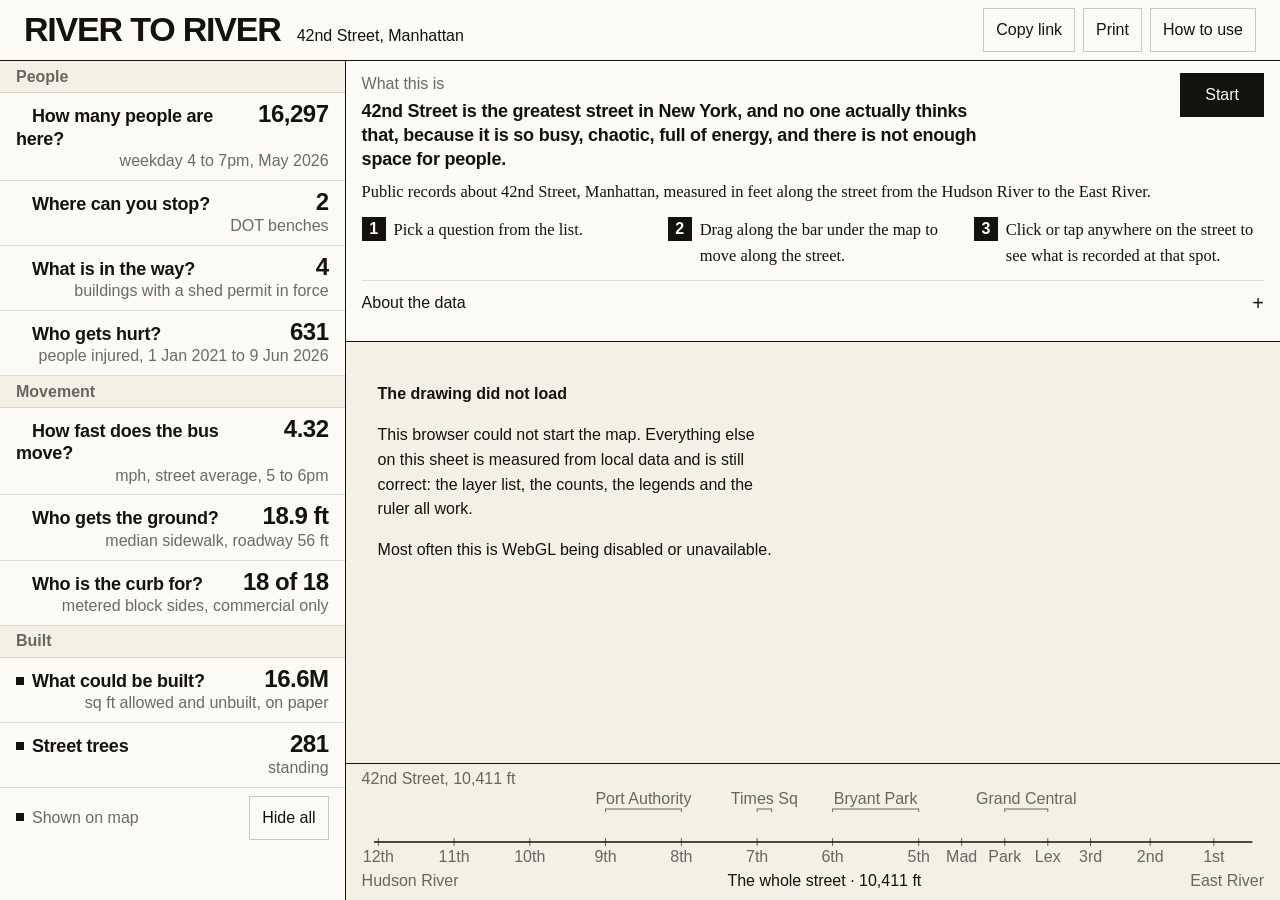
<file: plan/index.html>
<!doctype html>
<html lang="en">
<head>
<meta charset="utf-8">
<meta name="viewport" content="width=device-width,initial-scale=1">
<title>River to River · 42nd Street · Sheet 01</title>
<link href="https://api.mapbox.com/mapbox-gl-js/v3.28.1/mapbox-gl.css" rel="stylesheet">
<link href="style.css" rel="stylesheet">
</head>
<body>

<header class="head">
  <div class="head__id">
    <h1>River to River</h1>
    <p class="head__subject">42nd Street, Manhattan</p>
  </div>
  <div class="head__tools">
    <button class="mini" type="button" id="copyLink">Copy link</button>
    <button class="mini" type="button" id="printSheet">Print</button>
    <button class="mini" type="button" id="introOpen" aria-controls="intro" aria-expanded="false">How to use</button>
  </div>
</header>

<main class="sheet">

  <!-- ══════════ the first screen. plain instruction only, shut for good once dismissed ══════════ -->
  <section class="intro" id="intro" aria-labelledby="introTitle">
    <h2 class="lab" id="introTitle">What this is</h2>
    <p class="intro__lede">42nd Street is the greatest street in New York, and no one actually thinks that, because it is so busy, chaotic, full of energy, and there is not enough space for people.</p>
    <p>Public records about 42nd Street, Manhattan, measured in feet along the street from the Hudson River to the East River.</p>
    <ol>
      <li>Pick a question from the list.</li>
      <li>Drag along the bar under the map to move along the street.</li>
      <li>Click or tap anywhere on the street to see what is recorded at that spot.</li>
    </ol>
    <details class="about" id="aboutData">
      <summary>About the data</summary>
      <dl class="head__meta">
        <div><dt>Extent</dt><dd id="metaExtent">Hudson to East River</dd></div>
        <div><dt>Lots</dt><dd id="metaLots"></dd></div>
        <div><dt>Trees</dt><dd id="metaTrees"></dd></div>
      </dl>
    </details>
    <button class="intro__go" type="button" id="introGo">Start</button>
  </section>
  <!-- the one rule for whether it opens: ?intro=1 always; never once shut, or on a link that points at something -->
  <script>(function(){ var q=location.search, done=false; try{ done=localStorage.getItem('r2r.intro')==='done'; }catch(e){}
    document.getElementById('intro').hidden=!(/[?&]intro=1(&|$)/.test(q)||(!done&&!/[?&](st|lot|pick|q|hr|on|by)=/.test(q))); })();</script>

  <!-- ══════════ the rail. each row is a question, grouped People, Movement, Built ══════════ -->
  <aside class="layers" id="layers" aria-label="Questions about the street">
    <div id="layerList"></div>

    <!-- the station card. wide, it floats over the map, bottom right. stacked, it sits under the ruler. -->
    <div class="panel" id="readout" role="region" aria-label="Station" hidden></div>
    <p class="sr" id="said" aria-live="polite"></p>
  </aside>

  <!-- ══════════ the drawing ══════════ -->
  <section class="draw">
    <div id="map"></div>
    <!-- the printed sheet only: a picture of the map, drawn by scripts.js as the sheet goes to print,
         with north, a scale bar and the basemap credit set over it -->
    <div class="mapshot" id="mapShot">
      <img id="mapPrint" alt="The map as it was on screen">
      <i class="mapshot__pin" id="shotPin" hidden></i>
      <div class="mapshot__n"><svg viewBox="-12 -12 24 24" width="24" height="24" aria-hidden="true"><g id="northArrow"><path d="M0 -10 L5 8 L0 4 L-5 8 Z" fill="currentColor"/></g></svg><span>N</span></div>
      <div class="mapshot__scale"><i id="scaleBar"></i><span id="scaleLab"></span></div>
      <div class="mapshot__credit" id="mapCredit"></div>
    </div>

    <!-- the printed sheet only, and only when there is no picture of the map: the frame is drawn empty and says so -->
    <div class="mapnone" id="mapNone">
      <p class="lab">The drawing did not load</p>
      <p>No picture of the map was available when this sheet was printed. The ruler and every figure on the sheet are computed from local data and print as normal.</p>
    </div>

    <!-- the whole street, always visible, doubles as the navigator. one caption says what the band under it is -->
    <p class="ruler__cap lab" id="rulerCap"></p>
    <!-- a slider: a press picks a station, arrow keys walk it 100 ft at a time. the avenue names are
         real buttons, and sit beside the slider, not inside it, so they are not lost to a screen reader -->
    <div class="rulerbox" id="rulerBox">
      <div class="ruler" id="ruler" tabindex="0" role="slider" aria-orientation="horizontal"
           aria-label="Station along 42nd Street, feet from the Hudson River" aria-valuemin="0">
        <svg id="rulerSvg" preserveAspectRatio="none" aria-hidden="true"></svg>
        <div class="ruler__window" id="rulerWin"></div>
        <div class="ruler__mark" id="rulerMark" hidden><span id="rulerMarkFt"></span></div>
      </div>
      <div class="ruler__aves" id="rulerAves" role="group" aria-label="Stand at an avenue"></div>
    </div>
    <div class="ruler__foot">
      <span id="rulerLeft">Hudson River</span>
      <span id="rulerMid"></span>
      <span id="rulerRight">East River</span>
    </div>
    <!-- the foot of the printed sheet. filled by scripts.js, never shown on screen. it closes the first page, under the ruler -->
    <dl class="head__meta printfoot">
      <div><dt>Sheet</dt><dd>01, existing conditions <span id="stamp"></span></dd></div>
      <div><dt>Extent</dt><dd id="printExtent"></dd></div>
      <div><dt>This view</dt><dd id="printLink"></dd></div>
      <div><dt>Printed</dt><dd id="printDate"></dd></div>
      <div id="printShot" hidden><dt>Map picture</dt><dd id="printShotText"></dd></div>
      <div id="printBase" hidden><dt>Basemap</dt><dd id="printBaseText"></dd></div>
      <div><dt>Method</dt><dd id="printMethod"></dd></div>
    </dl>
  </section>

</main>

<div class="tip" id="tip"></div>

<script src="data.js"></script>
<script src="station.js"></script>
<script src="https://api.mapbox.com/mapbox-gl-js/v3.28.1/mapbox-gl.js"></script>
<script src="scripts.js"></script>
</body>
</html>
</file>
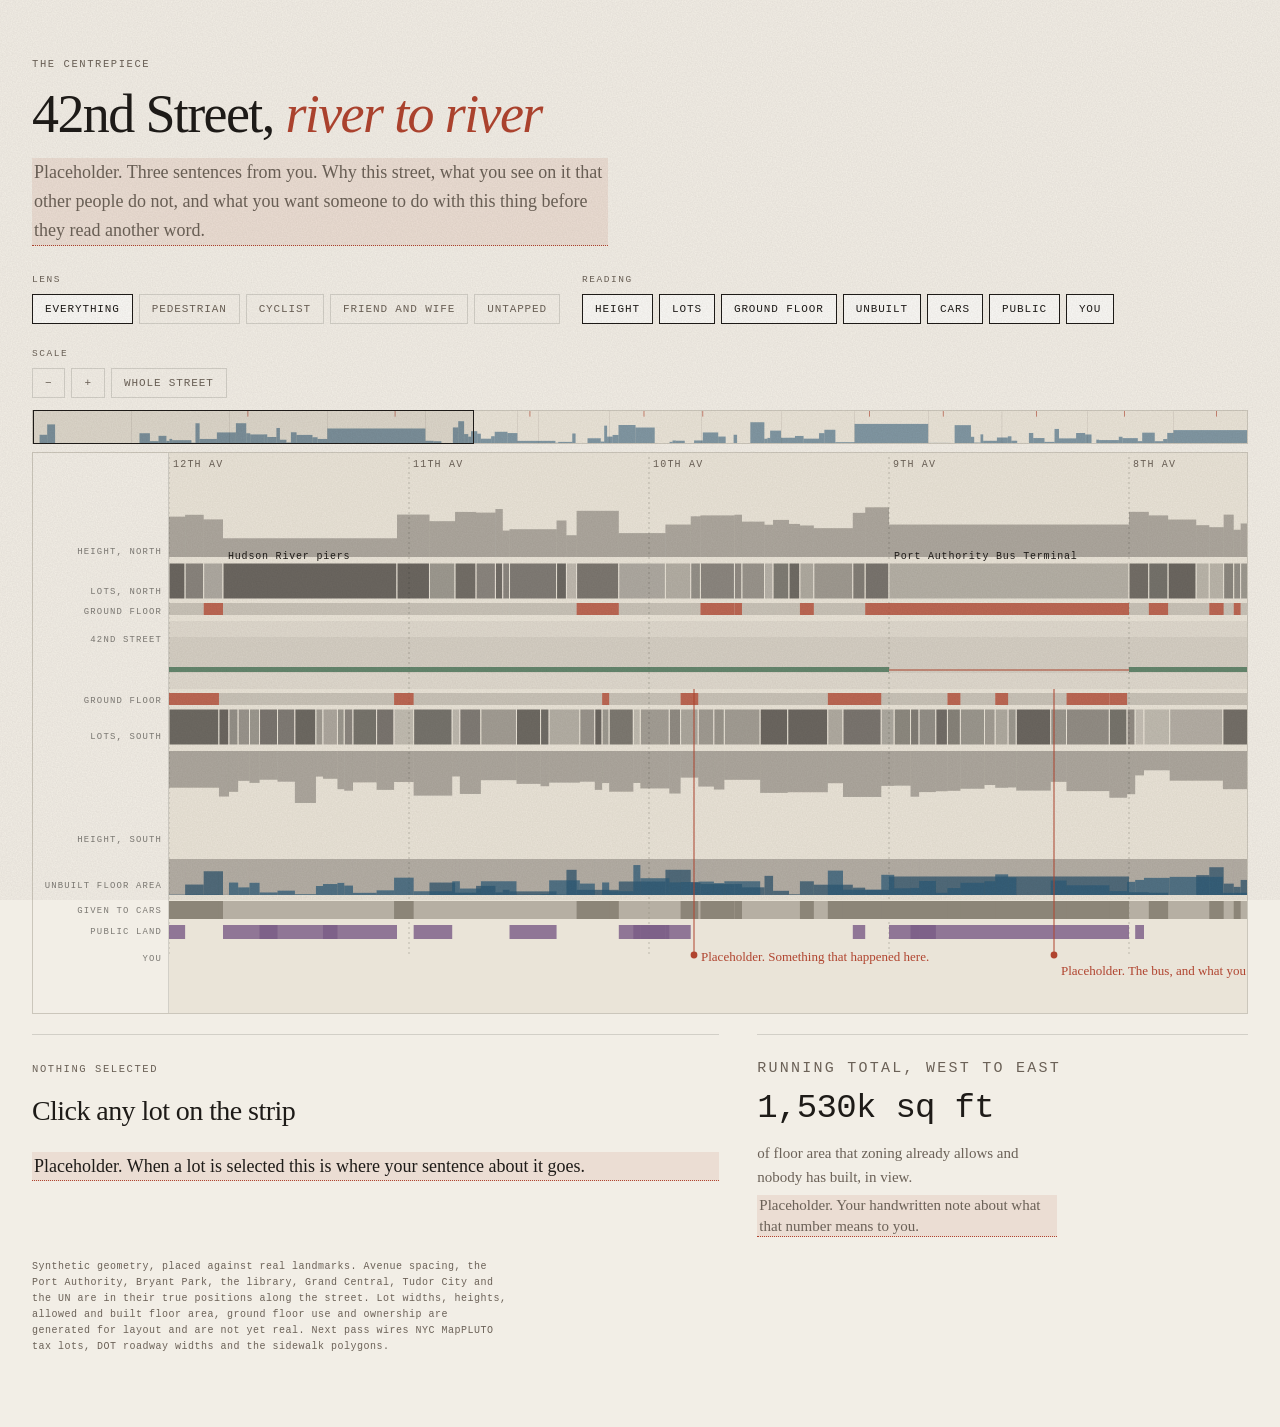
<file: archive/H-42nd-street.html>
<!doctype html>
<html lang="en">
<head>
<meta charset="utf-8">
<meta name="viewport" content="width=device-width,initial-scale=1">
<title>42nd Street, river to river</title>
<style>
:root{
  --paper:#F2EEE6; --paper-2:#EAE4D8; --ink:#1E1B18; --ink-soft:#6B6157;
  --rust:#B0442F; --blue:#2C5A78; --green:#3F6E51; --violet:#7A5C86; --sand:#8C8578;
  --rule:rgba(30,27,24,.15);
  --serif: ui-serif,"Iowan Old Style","Palatino Linotype",Palatino,Georgia,serif;
  --sans: ui-sans-serif,"Helvetica Neue",Helvetica,Arial,sans-serif;
  --mono: ui-monospace,SFMono-Regular,Menlo,monospace;
  --hand: "Bradley Hand","Snell Roundhand","Segoe Print","Comic Sans MS",cursive;
}
*{box-sizing:border-box}
html,body{margin:0}
body{background:var(--paper); color:var(--ink); font-family:var(--serif); font-size:18px; line-height:1.6;
  -webkit-font-smoothing:antialiased}
body::after{content:""; position:fixed; inset:0; pointer-events:none; z-index:90; opacity:.24;
  background-image:url("data:image/svg+xml;utf8,<svg xmlns='http://www.w3.org/2000/svg'><filter id='n'><feTurbulence type='fractalNoise' baseFrequency='0.8' numOctaves='3' seed='9'/><feColorMatrix values='0 0 0 0 0.18 0 0 0 0 0.15 0 0 0 0 0.12 0 0 0 0.5 0'/></filter><rect width='100%25' height='100%25' filter='url(%23n)'/></svg>");
  mix-blend-mode:multiply}
.lab{font-family:var(--mono); font-size:10.5px; letter-spacing:.15em; text-transform:uppercase; color:var(--ink-soft)}
.ph{background:rgba(176,68,47,.1); border-bottom:1px dotted var(--rust); padding:0 2px}

.wrap{max-width:1560px; margin:0 auto; padding:clamp(24px,5vh,60px) clamp(14px,2.5vw,34px) 60px}
h1{font-size:clamp(30px,4.4vw,54px); line-height:1.04; letter-spacing:-.03em; font-weight:400; margin:.25em 0 .3em; max-width:22ch}
h1 em{font-style:italic; color:var(--rust)}
.intro{max-width:64ch; color:var(--ink-soft); margin:0 0 26px}

/* ---- controls ---- */
.controls{display:flex; gap:22px; align-items:flex-end; flex-wrap:wrap; margin-bottom:12px}
.group{display:flex; flex-direction:column; gap:7px}
.group>span{font-family:var(--mono); font-size:9.5px; letter-spacing:.16em; text-transform:uppercase; color:var(--ink-soft)}
.chips{display:flex; gap:6px; flex-wrap:wrap}
.chip{font-family:var(--mono); font-size:11px; letter-spacing:.08em; text-transform:uppercase; cursor:pointer;
  background:none; border:1px solid var(--rule); padding:8px 12px; color:var(--ink-soft)}
.chip[aria-pressed="true"]{border-color:var(--ink); color:var(--ink); background:rgba(255,255,255,.6)}
.chip.on{border-color:var(--ink); color:var(--ink); background:rgba(255,255,255,.6)}

/* ---- overview / minimap ---- */
.mini{position:relative; height:34px; border:1px solid var(--rule); background:var(--paper-2); cursor:pointer; margin-bottom:8px}
.mini svg{display:block; width:100%; height:100%}
.mini .win{position:absolute; top:-1px; bottom:-1px; border:1.5px solid var(--ink); background:rgba(30,27,24,.07); pointer-events:none}

/* ---- the strip ---- */
.stripwrap{display:grid; grid-template-columns:136px minmax(0,1fr); border:1px solid var(--rule); background:var(--paper-2)}
@media(max-width:700px){.stripwrap{grid-template-columns:92px minmax(0,1fr)}}
.gutter{border-right:1px solid var(--rule); background:rgba(255,255,255,.35)}
.gutter svg{display:block; width:100%}
.gutter text{font-family:var(--mono); font-size:9px; letter-spacing:.13em; text-transform:uppercase; fill:rgba(30,27,24,.55)}
.strip{position:relative; overflow-x:auto; overflow-y:hidden; background:var(--paper-2);
  cursor:grab; touch-action:pan-x; overscroll-behavior-x:contain}
.strip.grabbing{cursor:grabbing}
.strip::-webkit-scrollbar{height:9px}
.strip::-webkit-scrollbar-thumb{background:rgba(30,27,24,.28)}
svg.street{display:block}

text{font-family:var(--mono); fill:var(--ink-soft)}
.ave text{font-size:10px; letter-spacing:.12em; text-transform:uppercase; fill:var(--ink-soft)}
.ave line{stroke:rgba(30,27,24,.22); stroke-dasharray:2 3}
.rowlab{font-size:9px; letter-spacing:.14em; text-transform:uppercase; fill:rgba(30,27,24,.45)}
.lot{stroke:var(--paper-2); stroke-width:1; cursor:pointer}
.lot:hover{stroke:var(--ink); stroke-width:1.4}
.silhouette{fill:rgba(30,27,24,.30)}
.road{fill:rgba(30,27,24,.10)}
.walkband{fill:rgba(30,27,24,.05)}
.lane{fill:var(--green); opacity:.75}
.lanegap{fill:var(--rust); opacity:.5}
.far{fill:var(--blue); opacity:.72}
.farcap{fill:rgba(30,27,24,.14)}
.dead{fill:var(--rust); opacity:.78}
.alive{fill:rgba(30,27,24,.16)}
.cars{fill:var(--sand)}
.pub{fill:var(--violet); opacity:.8}
.pin circle{fill:var(--rust)}
.pin line{stroke:var(--rust); stroke-width:1}
.pin text{font-family:var(--hand); font-size:13px; fill:var(--rust); letter-spacing:0; text-transform:none}
.landmark{font-size:10px; fill:var(--ink); letter-spacing:.08em}
g.dim{opacity:.16; transition:opacity .35s}
g.lit{opacity:1; transition:opacity .35s}

/* ---- readout ---- */
.readout{display:grid; grid-template-columns:1.4fr 1fr; gap:clamp(16px,3vw,40px); margin-top:20px; align-items:start}
@media(max-width:900px){.readout{grid-template-columns:1fr}}
.panel{border-top:1px solid var(--rule); padding-top:16px}
.panel h3{margin:6px 0 .35em; font-size:clamp(20px,2.4vw,28px); font-weight:400; letter-spacing:-.02em}
.facts{display:grid; grid-template-columns:repeat(2,1fr); gap:10px 22px; margin-top:14px}
.fact{font-family:var(--mono); font-size:12px; color:var(--ink-soft); display:flex; justify-content:space-between;
  border-bottom:1px dotted var(--rule); padding-bottom:5px}
.fact b{color:var(--ink); font-weight:500}
.tally{border-top:1px solid var(--rule); padding-top:16px}
.tally .big{font-family:var(--mono); font-size:clamp(22px,3vw,34px); color:var(--ink); letter-spacing:-.02em}
.tally p{margin:.4em 0 0; font-size:15px; color:var(--ink-soft); max-width:40ch}
.note{font-family:var(--hand); font-size:19px; line-height:1.35; color:var(--rust); max-width:30ch; margin:14px 0 0}
.disc{font-family:var(--mono); font-size:10px; color:var(--ink-soft); letter-spacing:.05em; margin-top:22px; max-width:80ch}
</style>
</head>
<body>
<div class="wrap">

<p class="lab">The centrepiece</p>
<h1>42nd Street, <em>river to river</em></h1>
<p class="intro ph">Placeholder. Three sentences from you. Why this street, what you see on it that other people do not, and what you want someone to do with this thing before they read another word.</p>

<div class="controls">
  <div class="group">
    <span>Lens</span>
    <div class="chips" id="lenses"></div>
  </div>
  <div class="group">
    <span>Reading</span>
    <div class="chips" id="layers"></div>
  </div>
  <div class="group">
    <span>Scale</span>
    <div class="chips">
      <button class="chip" id="zoomout" type="button">&minus;</button>
      <button class="chip" id="zoomin" type="button">+</button>
      <button class="chip" id="fit" type="button">Whole street</button>
    </div>
  </div>
</div>

<div class="mini" id="mini"><svg id="minisvg" preserveAspectRatio="none"></svg><div class="win" id="win"></div></div>

<div class="stripwrap"><div class="gutter"><svg id="gut"></svg></div><div class="strip" id="strip"><svg class="street" id="svg"></svg></div></div>

<div class="readout">
  <div class="panel">
    <p class="lab" id="sel-kicker">Nothing selected</p>
    <h3 id="sel-title">Click any lot on the strip</h3>
    <p class="ph" id="sel-sub">Placeholder. When a lot is selected this is where your sentence about it goes.</p>
    <div class="facts" id="sel-facts"></div>
  </div>
  <div class="tally">
    <p class="lab">Running total, west to east</p>
    <div class="big" id="tally-big">&nbsp;</div>
    <p id="tally-sub">Drag the strip. The total counts only what is on screen.</p>
    <p class="note ph">Placeholder. Your handwritten note about what that number means to you.</p>
  </div>
</div>

<p class="disc" id="disc">Synthetic geometry, placed against real landmarks. Avenue spacing, the Port Authority, Bryant Park, the library, Grand Central, Tudor City and the UN are in their true positions along the street. Lot widths, heights, allowed and built floor area, ground floor use and ownership are generated for layout and are not yet real. Next pass wires NYC MapPLUTO tax lots, DOT roadway widths and the sidewalk polygons.</p>

</div>

<script>
/* =====================================================================
   42ND STREET, RIVER TO RIVER
   x axis is feet from the Hudson bulkhead at 12th Ave.
   Everything is drawn in feet, then multiplied by PPF (pixels per foot).
   ===================================================================== */
const LEN=9900;                    /* 12th Ave to the East River, ~1.9 mi */
let PPF=0.16;                      /* pixels per foot */
const H=560;                       /* strip height in px */

const AVES=[
  [0,'12th Av'],[800,'11th Av'],[1600,'10th Av'],[2400,'9th Av'],[3200,'8th Av'],
  [3950,'7th Av'],[4120,'Broadway'],[4700,'6th Av'],[5450,'5th Av'],[6100,'Madison'],
  [6700,'Park Av'],[7300,'Lexington'],[7900,'3rd Av'],[8600,'2nd Av'],[9300,'1st Av'],[9900,'FDR']
];

/* landmarks that must sit in their real places. side: n | s */
const FIXED=[
  {a:180, b:760,  side:'n', name:'Hudson River piers',      use:'pub',  h:40,  far:[0,1],   own:'city'},
  {a:2400,b:3200, side:'n', name:'Port Authority Bus Terminal', use:'dead', h:120, far:[15,4.2], own:'auth'},
  {a:3950,b:4260, side:'n', name:'Times Square',            use:'alive',h:520, far:[18,16.4],own:'priv'},
  {a:4700,b:5450, side:'s', name:'Bryant Park & the Library', use:'pub', h:80,  far:[15,1.1], own:'city'},
  {a:6700,b:7300, side:'n', name:'Grand Central Terminal',  use:'alive',h:210, far:[21,6.8], own:'auth'},
  {a:7300,b:7480, side:'n', name:'Chrysler Building',       use:'alive',h:1046,far:[15,14.9],own:'priv'},
  {a:8600,b:9300, side:'s', name:'Tudor City',              use:'alive',h:180, far:[10,9.2], own:'priv'},
  {a:9300,b:9900, side:'n', name:'United Nations',          use:'pub',  h:505, far:[15,5.4], own:'auth'}
];

/* your places. 8 to 12 of them, all placeholder until Judy writes them */
const PINS=[
  {x:1750, t:'Placeholder. Something that happened here.'},
  {x:2950, t:'Placeholder. The bus, and what you think about it.'},
  {x:4050, t:'Placeholder. Times Square, honestly.'},
  {x:4980, t:'Placeholder. The bench you actually sit on.'},
  {x:5460, t:'Placeholder. The lions, and the day you noticed something.'},
  {x:6820, t:'Placeholder. Grand Central, the ceiling, whatever it is for you.'},
  {x:7420, t:'Placeholder. Looking up at the Chrysler.'},
  {x:8180, t:'Placeholder. Dinner, and who with.'},
  {x:8900, t:'Placeholder. Tudor City bridge, the view west.'},
  {x:9650, t:'Placeholder. The last block before the water.'}
];

/* ---- deterministic randomness so the street never changes between loads ---- */
let seed=20260815;
const rnd=()=>{seed=(seed*1664525+1013904223)%4294967296; return seed/4294967296;};

/* ---- build the lots ---- */
function buildSide(side){
  const lots=[]; const fixed=FIXED.filter(f=>f.side===side).sort((p,q)=>p.a-q.a);
  let x=0;
  const pushRun=(from,to)=>{
    let p=from;
    while(to-p>10){
      let w=Math.min(to-p, 22+rnd()*rnd()*180);
      if(to-p-w<24) w=to-p;
      const allowed=[10,12,15,18,21][Math.floor(rnd()*5)];
      const ratio=rnd();
      const built=Math.max(.4, allowed*(ratio<.18? .12+rnd()*.25 : .45+rnd()*.62));
      const h=Math.max(18, built*11 + rnd()*90);
      const r=rnd();
      lots.push({a:p,b:p+w,side,name:null,
        use: r<.19?'dead':'alive',
        h:Math.min(h,1000), far:[allowed,Math.min(built,allowed)],
        own: r>.93?'city': (r>.88?'auth':'priv')});
      p+=w;
    }
  };
  fixed.forEach(f=>{ pushRun(x,f.a); lots.push({...f}); x=f.b; });
  pushRun(x,LEN);
  return lots;
}
const LOTS=[...buildSide('n'),...buildSide('s')];

/* ---- geometry of the ribbons, in px down the strip ---- */
const Y={
  skyN:[8,104],      /* north silhouette, grows upward from 104 */
  lotN:[110,146],
  groundN:[150,162],
  street:[168,236],
  groundS:[240,252],
  lotS:[256,292],
  skyS:[298,394],    /* south silhouette, mirrored downward from 298 */
  far:[406,442],
  cars:[448,466],
  pub:[472,486],
  pins:[496,552]
};
const NS='http://www.w3.org/2000/svg';
const el=(n,a={})=>{const e=document.createElementNS(NS,n); for(const k in a) e.setAttribute(k,a[k]); return e;};
const hFt=f=>Math.min(1, Math.sqrt(f/1050));   /* compress 1,046 ft of Chrysler into 96 px */

const ROWLABELS=[['Height, north',Y.skyN[1]-4],['Lots, north',Y.lotN[1]-6],['Ground floor',Y.groundN[1]-2],
 ['42nd Street',Y.street[0]+20],['Ground floor',Y.groundS[1]-2],['Lots, south',Y.lotS[1]-6],
 ['Height, south',Y.skyS[1]-4],['Unbuilt floor area',Y.far[1]-6],['Given to cars',Y.cars[1]-5],
 ['Public land',Y.pub[1]-4],['You',Y.pins[0]+14]];
function buildGutter(){
  const g=document.getElementById('gut');
  g.setAttribute('viewBox','0 0 136 '+H); g.setAttribute('height',H);
  g.innerHTML='';
  ROWLABELS.forEach(([txt,y])=>{
    const t=el('text',{x:130,y:y,'text-anchor':'end'}); t.textContent=txt; g.appendChild(t);
  });
}
const svg=document.getElementById('svg');
const strip=document.getElementById('strip');
let selected=null;

function render(){
  const W=LEN*PPF;
  svg.setAttribute('width',W); svg.setAttribute('height',H);
  svg.setAttribute('viewBox','0 0 '+W+' '+H);
  svg.innerHTML='';
  const X=ft=>ft*PPF;

  /* --- avenues --- */
  const gAve=el('g',{class:'ave'});
  AVES.forEach(([ft,name])=>{
    gAve.appendChild(el('line',{x1:X(ft),x2:X(ft),y1:4,y2:H-56}));
    const t=el('text',{x:X(ft)+4,y:14}); t.textContent=name; gAve.appendChild(t);
  });
  svg.appendChild(gAve);

  /* --- the street itself --- */
  const gStreet=el('g',{'data-layer':'street'});
  gStreet.appendChild(el('rect',{class:'walkband', x:0, y:Y.street[0], width:W, height:16}));
  gStreet.appendChild(el('rect',{class:'road', x:0, y:Y.street[0]+16, width:W, height:36}));
  gStreet.appendChild(el('rect',{class:'walkband', x:0, y:Y.street[0]+52, width:W, height:16}));
  /* the bike lane exists in pieces, which is the point */
  [[0,2400],[3200,3900],[5450,6700],[7900,9300]].forEach(([a,b])=>
    gStreet.appendChild(el('rect',{class:'lane', x:X(a), y:Y.street[0]+46, width:X(b)-X(a), height:5})));
  [[2400,3200],[3900,5450],[6700,7900],[9300,LEN]].forEach(([a,b])=>
    gStreet.appendChild(el('rect',{class:'lanegap', x:X(a), y:Y.street[0]+48, width:X(b)-X(a), height:2})));
  svg.appendChild(gStreet);

  /* --- lots, silhouettes, ground floor --- */
  const gLots=el('g',{'data-layer':'lots'});
  const gSky=el('g',{'data-layer':'sky'});
  const gGround=el('g',{'data-layer':'ground'});
  const gFar=el('g',{'data-layer':'far'});
  const gCars=el('g',{'data-layer':'cars'});
  const gPub=el('g',{'data-layer':'pub'});

  LOTS.forEach((L,i)=>{
    const x=X(L.a), w=Math.max(1,X(L.b)-X(L.a)), north=L.side==='n';
    const [allowed,built]=L.far;
    /* silhouette */
    const sh=hFt(L.h)*96;
    gSky.appendChild(el('rect',{class:'silhouette',
      x, width:w, y: north? Y.skyN[1]-sh : Y.skyS[0], height:sh}));
    /* lot band, shaded by how much of its allowance is used */
    const used=Math.min(1,built/allowed);
    const r=el('rect',{class:'lot', x, width:w,
      y: north? Y.lotN[0] : Y.lotS[0], height: north? Y.lotN[1]-Y.lotN[0] : Y.lotS[1]-Y.lotS[0],
      fill:'rgba(30,27,24,'+(0.12+used*0.5).toFixed(3)+')'});
    r.dataset.i=i;
    gLots.appendChild(r);
    /* ground floor: alive or dead */
    gGround.appendChild(el('rect',{class: L.use==='dead'?'dead':'alive',
      x, width:w, y: north? Y.groundN[0] : Y.groundS[0], height:12}));
    /* unbuilt floor area, one bar per lot */
    const gap=Math.max(0,(allowed-built)/21);
    gFar.appendChild(el('rect',{class:'farcap', x, width:w, y:Y.far[0], height:Y.far[1]-Y.far[0]}));
    gFar.appendChild(el('rect',{class:'far', x, width:w,
      y:Y.far[1]-gap*(Y.far[1]-Y.far[0]), height:gap*(Y.far[1]-Y.far[0])}));
    /* public land */
    if(L.own!=='priv')
      gPub.appendChild(el('rect',{class:'pub', x, width:w, y:Y.pub[0], height:Y.pub[1]-Y.pub[0],
        opacity: L.own==='city'?.85:.55}));
  });

  /* given to cars: roadway plus every garage entrance and ramp */
  gCars.appendChild(el('rect',{class:'cars', x:0, y:Y.cars[0], width:W, height:Y.cars[1]-Y.cars[0], opacity:.55}));
  LOTS.filter(L=>L.use==='dead').forEach(L=>
    gCars.appendChild(el('rect',{class:'cars', x:X(L.a), width:Math.max(1,X(L.b)-X(L.a)),
      y:Y.cars[0], height:Y.cars[1]-Y.cars[0]})));

  svg.append(gSky,gLots,gGround,gFar,gCars,gPub);

  /* --- landmark names --- */
  const gMark=el('g',{'data-layer':'marks'});
  FIXED.forEach(f=>{
    const t=el('text',{x:X(f.a)+5, y: f.side==='n'? Y.lotN[0]-4 : Y.lotS[1]+13, class:'landmark'});
    t.textContent=f.name; gMark.appendChild(t);
  });
  svg.appendChild(gMark);

  /* --- your pins --- */
  const gPins=el('g',{'data-layer':'pins'});
  PINS.forEach((p,i)=>{
    const g=el('g',{class:'pin'});
    g.appendChild(el('line',{x1:X(p.x),x2:X(p.x),y1:Y.street[0]+68,y2:Y.pins[0]+6}));
    g.appendChild(el('circle',{cx:X(p.x),cy:Y.pins[0]+6,r:3.4}));
    const t=el('text',{x:X(p.x)+7,y:Y.pins[0]+ (i%2?26:12)});
    t.textContent=p.t; g.appendChild(t);
    gPins.appendChild(g);
  });
  svg.appendChild(gPins);

  applyLens();
  syncMini();
}

/* ---- selection ---- */
svg.addEventListener('click',e=>{
  const r=e.target.closest('.lot'); if(!r) return;
  const L=LOTS[+r.dataset.i]; selected=L;
  const [allowed,built]=L.far;
  document.getElementById('sel-kicker').textContent=(L.side==='n'?'North side':'South side')+' · '+Math.round(L.a)+' ft from the Hudson';
  document.getElementById('sel-title').textContent=L.name||'Lot, placeholder address';
  document.getElementById('sel-sub').textContent=L.name? 'Placeholder. Your sentence about this place.' : 'Placeholder. Your sentence about this lot.';
  const facts=[['Width', Math.round(L.b-L.a)+' ft'],['Height', Math.round(L.h)+' ft'],
    ['Allowed floor area', allowed.toFixed(1)],['Built floor area', built.toFixed(1)],
    ['Unbuilt', (allowed-built).toFixed(1)],['Ground floor', L.use==='dead'?'Dead frontage':'Active'],
    ['Ownership', L.own==='city'?'City':(L.own==='auth'?'Authority or state':'Private')],
    ['Bike lane here', bikeAt(L.a)?'Yes':'No']];
  document.getElementById('sel-facts').innerHTML=facts.map(([k,v])=>'<div class="fact"><span>'+k+'</span><b>'+v+'</b></div>').join('');
});
const bikeAt=ft=>[[0,2400],[3200,3900],[5450,6700],[7900,9300]].some(([a,b])=>ft>=a&&ft<b);

/* ---- lenses and layers ---- */
const LENSES={
  all:      {name:'Everything',       lit:null},
  ped:      {name:'Pedestrian',       lit:['street','ground','sky','marks']},
  cyclist:  {name:'Cyclist',          lit:['street','cars','marks']},
  personal: {name:'Friend and wife',  lit:['street','pins','marks']},
  potential:{name:'Untapped',         lit:['far','pub','ground','street','marks']}
};
let lens='all';
const LAYERS=[['sky','Height'],['lots','Lots'],['ground','Ground floor'],['far','Unbuilt'],['cars','Cars'],['pub','Public'],['pins','You']];
const off=new Set();

const lensWrap=document.getElementById('lenses');
Object.entries(LENSES).forEach(([k,v])=>{
  const b=document.createElement('button'); b.className='chip'; b.type='button';
  b.setAttribute('aria-pressed', k===lens); b.textContent=v.name;
  b.onclick=()=>{lens=k; [...lensWrap.children].forEach((c,i)=>c.setAttribute('aria-pressed', Object.keys(LENSES)[i]===k)); applyLens();};
  lensWrap.appendChild(b);
});
const layerWrap=document.getElementById('layers');
LAYERS.forEach(([k,label])=>{
  const b=document.createElement('button'); b.className='chip on'; b.type='button'; b.textContent=label;
  b.onclick=()=>{ off.has(k)? off.delete(k) : off.add(k); b.classList.toggle('on',!off.has(k)); applyLens(); };
  layerWrap.appendChild(b);
});

function applyLens(){
  const lit=LENSES[lens].lit;
  svg.querySelectorAll('g[data-layer]').forEach(g=>{
    const k=g.dataset.layer;
    const hidden=off.has(k);
    const dimmed = hidden || (lit && !lit.includes(k));
    g.classList.toggle('dim',!!dimmed);
    g.classList.toggle('lit',!dimmed);
  });
  updateTally();
}

/* ---- running total of what is on screen ---- */
function updateTally(){
  const a=strip.scrollLeft/PPF, b=(strip.scrollLeft+strip.clientWidth)/PPF;
  const seen=LOTS.filter(L=>L.b>a&&L.a<b);
  let unbuilt=0, deadFt=0, pubFt=0, totalFt=0;
  seen.forEach(L=>{
    const w=Math.min(L.b,b)-Math.max(L.a,a);
    totalFt+=w;
    unbuilt+=(L.far[0]-L.far[1])*w*40;      /* rough floor area, placeholder maths */
    if(L.use==='dead') deadFt+=w;
    if(L.own!=='priv') pubFt+=w;
  });
  const big=document.getElementById('tally-big'), sub=document.getElementById('tally-sub');
  if(lens==='cyclist'){
    const lane=[[0,2400],[3200,3900],[5450,6700],[7900,9300]]
      .reduce((s,[p,q])=>s+Math.max(0,Math.min(q,b)-Math.max(p,a)),0);
    big.textContent=Math.round(lane/Math.max(1,b-a)*100)+'% protected';
    sub.textContent='of the street you can see right now.';
  } else if(lens==='personal'){
    const n=PINS.filter(p=>p.x>a&&p.x<b).length;
    big.textContent=n+(n===1?' place':' places');
    sub.textContent='on screen that you have written about.';
  } else if(lens==='ped'){
    big.textContent=Math.round(deadFt).toLocaleString()+' ft';
    sub.textContent='of dead frontage in view, out of '+Math.round(totalFt).toLocaleString()+' ft of street wall.';
  } else {
    big.textContent=Math.round(unbuilt/1000).toLocaleString()+'k sq ft';
    sub.textContent='of floor area that zoning already allows and nobody has built, in view.';
  }
}

/* ---- drag to pan. capture only after real movement or clicks die ---- */
let down=false, startX=0, startScroll=0, captured=false;
strip.addEventListener('pointerdown',e=>{
  down=true; captured=false; startX=e.clientX; startScroll=strip.scrollLeft; strip.classList.add('grabbing');
});
strip.addEventListener('pointermove',e=>{
  if(!down) return;
  const moved=Math.abs(e.clientX-startX);
  if(!captured && moved>5){ captured=true; try{strip.setPointerCapture(e.pointerId);}catch(err){} }
  if(!captured) return;
  strip.scrollLeft=startScroll-(e.clientX-startX);
});
addEventListener('pointerup',()=>{down=false; strip.classList.remove('grabbing');});
strip.addEventListener('scroll',()=>{syncMini(); updateTally();});

/* ---- minimap ---- */
const mini=document.getElementById('mini'), minisvg=document.getElementById('minisvg'), win=document.getElementById('win');
function buildMini(){
  minisvg.setAttribute('viewBox','0 0 '+LEN+' 34');
  minisvg.innerHTML='';
  LOTS.filter(L=>L.side==='n').forEach(L=>{
    const gap=(L.far[0]-L.far[1])/21;
    minisvg.appendChild(el('rect',{x:L.a,width:Math.max(4,L.b-L.a),y:34-gap*30,height:gap*30,
      fill:'#2C5A78',opacity:.55}));
  });
  AVES.forEach(([ft])=>minisvg.appendChild(el('rect',{x:ft,width:3,y:0,height:34,fill:'rgba(30,27,24,.2)'})));
  PINS.forEach(p=>minisvg.appendChild(el('rect',{x:p.x,width:5,y:0,height:6,fill:'#B0442F'})));
}
function syncMini(){
  const frac=strip.clientWidth/(LEN*PPF), left=strip.scrollLeft/(LEN*PPF);
  win.style.left=(left*100)+'%'; win.style.width=(Math.min(1,frac)*100)+'%';
}
mini.addEventListener('pointerdown',e=>{
  const r=mini.getBoundingClientRect(), f=(e.clientX-r.left)/r.width;
  strip.scrollLeft=f*LEN*PPF-strip.clientWidth/2;
});

/* ---- zoom ---- */
function setZoom(p){
  const centre=(strip.scrollLeft+strip.clientWidth/2)/PPF;
  PPF=Math.max(0.05,Math.min(1.2,p));
  render();
  strip.scrollLeft=centre*PPF-strip.clientWidth/2;
  syncMini(); updateTally();
}
document.getElementById('zoomin').onclick=()=>setZoom(PPF*1.6);
document.getElementById('zoomout').onclick=()=>setZoom(PPF/1.6);
document.getElementById('fit').onclick=()=>setZoom(strip.clientWidth/LEN);
addEventListener('resize',()=>{syncMini(); updateTally();});

buildGutter(); buildMini(); render(); setZoom(0.30); strip.scrollLeft=0; updateTally();
</script>
</body>
</html>
</file>
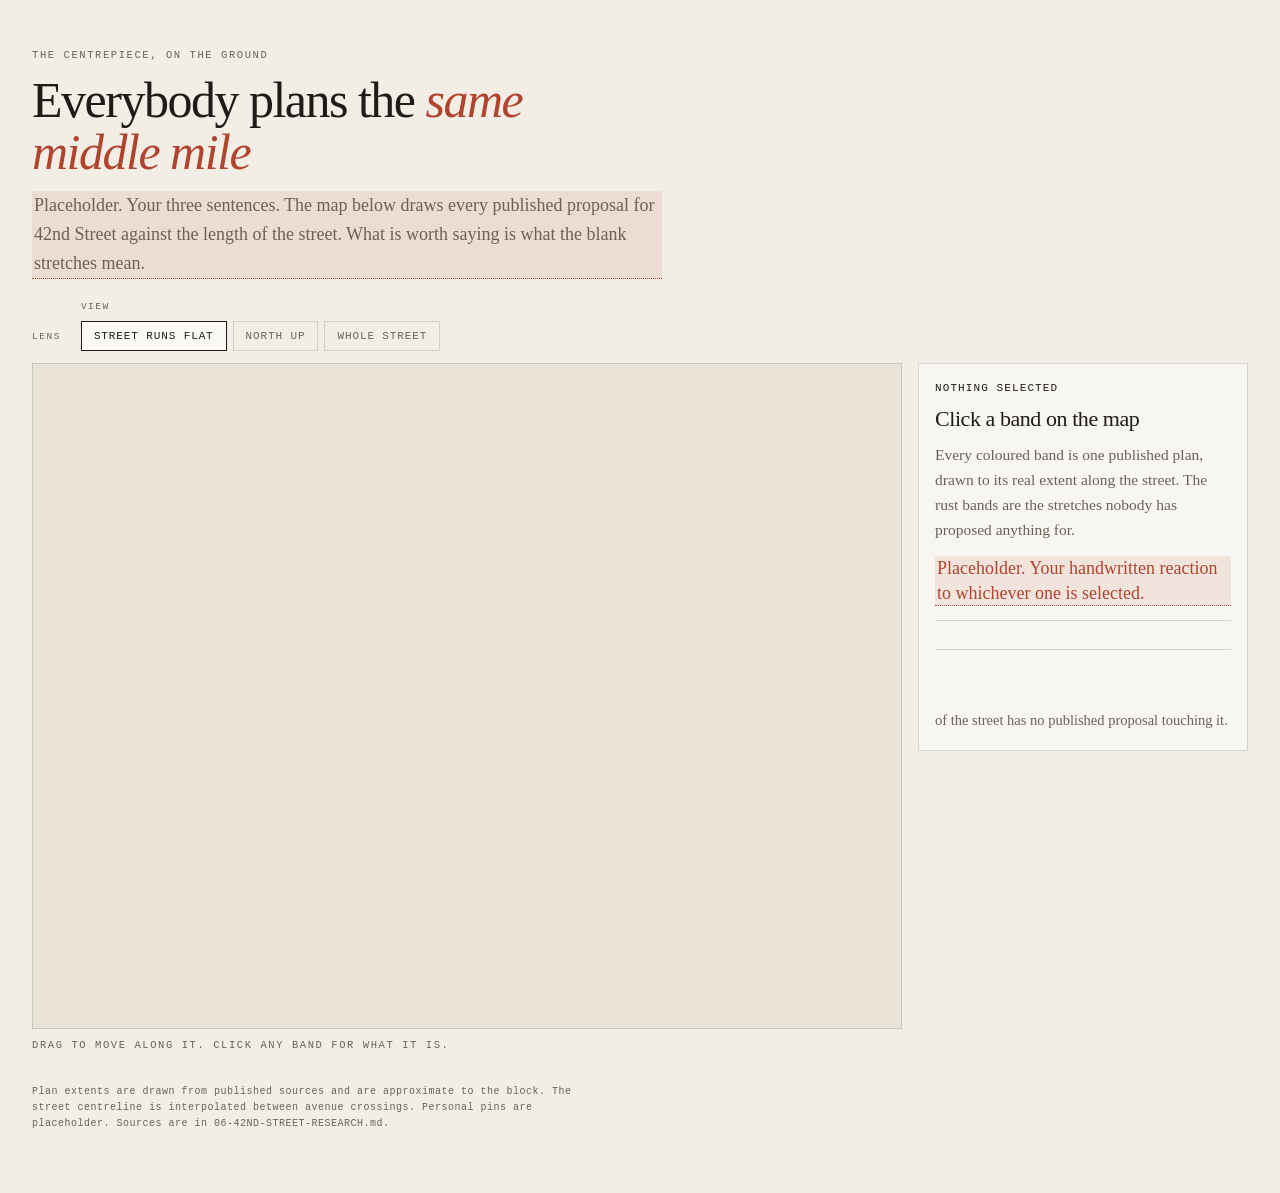
<file: archive/I-42nd-map.html>
<!doctype html>
<html lang="en">
<head>
<meta charset="utf-8">
<meta name="viewport" content="width=device-width,initial-scale=1">
<title>42nd Street, who is already planning it</title>
<link href="https://api.mapbox.com/mapbox-gl-js/v3.6.0/mapbox-gl.css" rel="stylesheet">
<style>
:root{
  --paper:#F2EEE6; --paper-2:#EAE4D8; --ink:#1E1B18; --ink-soft:#6B6157;
  --rust:#B0442F; --blue:#2C5A78; --green:#3F6E51; --violet:#7A5C86; --sand:#8C8578;
  --rule:rgba(30,27,24,.15);
  --serif: ui-serif,"Iowan Old Style","Palatino Linotype",Palatino,Georgia,serif;
  --sans: ui-sans-serif,"Helvetica Neue",Helvetica,Arial,sans-serif;
  --mono: ui-monospace,SFMono-Regular,Menlo,monospace;
  --hand: "Bradley Hand","Snell Roundhand","Segoe Print","Comic Sans MS",cursive;
}
*{box-sizing:border-box}
html,body{margin:0}
body{background:var(--paper); color:var(--ink); font-family:var(--serif); font-size:18px; line-height:1.6;
  -webkit-font-smoothing:antialiased}
.lab{font-family:var(--mono); font-size:10.5px; letter-spacing:.15em; text-transform:uppercase; color:var(--ink-soft)}
.ph{background:rgba(176,68,47,.1); border-bottom:1px dotted var(--rust); padding:0 2px}
.wrap{max-width:1560px; margin:0 auto; padding:clamp(20px,4vh,48px) clamp(14px,2.5vw,34px) 50px}
h1{font-size:clamp(28px,4.2vw,50px); line-height:1.05; letter-spacing:-.03em; font-weight:400; margin:.2em 0 .25em; max-width:24ch}
h1 em{font-style:italic; color:var(--rust)}
.intro{max-width:70ch; color:var(--ink-soft); margin:0 0 20px}

.controls{display:flex; gap:20px; align-items:flex-end; flex-wrap:wrap; margin-bottom:12px}
.group{display:flex; flex-direction:column; gap:7px}
.group>span{font-family:var(--mono); font-size:9.5px; letter-spacing:.16em; text-transform:uppercase; color:var(--ink-soft)}
.chips{display:flex; gap:6px; flex-wrap:wrap}
.chip{font-family:var(--mono); font-size:11px; letter-spacing:.08em; text-transform:uppercase; cursor:pointer;
  background:none; border:1px solid var(--rule); padding:8px 12px; color:var(--ink-soft)}
.chip.on{border-color:var(--ink); color:var(--ink); background:rgba(255,255,255,.65)}

.stage{display:grid; grid-template-columns:minmax(0,1fr) 330px; gap:16px; align-items:start}
@media(max-width:1000px){.stage{grid-template-columns:1fr}}
#map{height:min(74vh,700px); border:1px solid var(--rule); background:var(--paper-2)}
.mapnote{margin-top:8px}

.side{border:1px solid var(--rule); background:rgba(255,255,255,.5); padding:16px 16px 18px}
.side h3{margin:4px 0 .3em; font-size:22px; font-weight:400; letter-spacing:-.02em}
.side p{margin:0; font-size:15.5px; color:var(--ink-soft)}
.side .who{font-family:var(--mono); font-size:11px; letter-spacing:.1em; text-transform:uppercase; color:var(--ink)}
.side .note{font-family:var(--hand); font-size:18px; color:var(--rust); line-height:1.35; margin-top:14px}
.side a{color:var(--ink); text-decoration-color:var(--rust); text-underline-offset:4px; font-size:14px}

.legend{margin-top:14px; border-top:1px solid var(--rule); padding-top:12px; display:grid; gap:7px}
.key{display:flex; gap:9px; align-items:center; font-family:var(--mono); font-size:10.5px; color:var(--ink-soft);
  letter-spacing:.06em; cursor:pointer}
.key i{width:24px; height:5px; display:block; flex:0 0 auto}
.key.off{opacity:.35}

.tally{margin-top:16px; border-top:1px solid var(--rule); padding-top:14px}
.tally .big{font-family:var(--mono); font-size:28px; letter-spacing:-.02em}
.tally p{font-size:14.5px}
.disc{font-family:var(--mono); font-size:10px; color:var(--ink-soft); letter-spacing:.05em; margin-top:20px; max-width:90ch}
.mapboxgl-popup-content{background:var(--paper); border:1px solid var(--rule); border-radius:0; font-family:var(--sans);
  font-size:13px; padding:10px 12px; box-shadow:0 10px 30px -14px rgba(30,27,24,.6)}
.mapboxgl-popup-tip{display:none}
</style>
<script>
/* Mapbox GL JS v3 starts a web worker, and Chrome refuses to create workers from
   file:// pages because each one is its own opaque origin. Rather than showing a
   grey box, say so and give the one command that fixes it. */
if (location.protocol === 'file:') {
  document.addEventListener('DOMContentLoaded', () => {
    const b = document.createElement('div');
    b.style.cssText = 'position:fixed;inset:0;z-index:9999;background:#0E0C0B;color:#F7F4EC;'
      + 'font:15px/1.7 ui-monospace,Menlo,monospace;padding:min(9vh,70px) min(8vw,60px);overflow:auto';
    b.innerHTML =
      '<div style="max-width:70ch">'
      + '<div style="font-size:12px;letter-spacing:.18em;color:#FF5A36;margin-bottom:18px">CANNOT RUN FROM A FILE URL</div>'
      + '<div style="font:600 clamp(24px,4vw,44px)/1.05 -apple-system,Helvetica,sans-serif;letter-spacing:-.03em;margin-bottom:22px">'
      + 'This page needs a local server</div>'
      + '<p>Mapbox starts a web worker. Chrome will not create a worker from a <code style="color:#D8F546">file://</code> page, '
      + 'because every file URL counts as its own security origin. That is the grey box.</p>'
      + '<p style="margin-top:20px">Open Terminal, paste this once, and leave it running:</p>'
      + '<pre style="background:#1A1614;border-left:3px solid #D8F546;padding:14px 16px;margin:12px 0 20px;'
      + 'white-space:pre-wrap;color:#D8F546">cd ~/Documents/GitHub/river-to-river\npython3 -m http.server 8042 --bind 127.0.0.1</pre>'
      + '<p>Then open <a style="color:#FF5A36" href="http://127.0.0.1:8042/">http://127.0.0.1:8042/</a> '
      + 'and click through to this page from there.</p>'
      + '<p style="margin-top:24px;color:rgba(247,244,236,.55)">The drawings that are pure SVG, like the unrolled street, '
      + 'work fine from a file URL. Only the Mapbox ones need this.</p>'
      + '</div>';
    document.body.appendChild(b);
  });
}
</script>
</head>
<body>
<div class="wrap">

<p class="lab">The centrepiece, on the ground</p>
<h1>Everybody plans the <em>same middle mile</em></h1>
<p class="intro ph">Placeholder. Your three sentences. The map below draws every published proposal for 42nd Street against the length of the street. What is worth saying is what the blank stretches mean.</p>

<div class="controls">
  <div class="group">
    <span>Lens</span>
    <div class="chips" id="lenses"></div>
  </div>
  <div class="group">
    <span>View</span>
    <div class="chips">
      <button class="chip on" id="straight" type="button">Street runs flat</button>
      <button class="chip" id="north" type="button">North up</button>
      <button class="chip" id="whole" type="button">Whole street</button>
    </div>
  </div>
</div>

<div class="stage">
  <div>
    <div id="map"></div>
    <p class="lab mapnote">Drag to move along it. Click any band for what it is.</p>
  </div>

  <div class="side">
    <p class="who" id="s-who">Nothing selected</p>
    <h3 id="s-title">Click a band on the map</h3>
    <p id="s-body">Every coloured band is one published plan, drawn to its real extent along the street. The rust bands are the stretches nobody has proposed anything for.</p>
    <p id="s-src"></p>
    <p class="note ph" id="s-note">Placeholder. Your handwritten reaction to whichever one is selected.</p>

    <div class="legend" id="legend"></div>

    <div class="tally">
      <div class="big" id="t-big">&nbsp;</div>
      <p id="t-sub">of the street has no published proposal touching it.</p>
    </div>
  </div>
</div>

<p class="disc">Plan extents are drawn from published sources and are approximate to the block. The street centreline is interpolated between avenue crossings. Personal pins are placeholder. Sources are in <code>06-42ND-STREET-RESEARCH.md</code>.</p>

</div>

<script src="https://api.mapbox.com/mapbox-gl-js/v3.6.0/mapbox-gl.js"></script>
<script>
mapboxgl.accessToken='pk.eyJ1IjoiajAwYnkiLCJhIjoiY2x1bHUzbXZnMGhuczJxcG83YXY4czJ3ayJ9.S5PZpU9VDwLMjoX_0x5FDQ';

/* =====================================================================
   Geometry. Everything is defined as "feet east along 42nd Street",
   with 0 at 12th Avenue, then converted to lon/lat by interpolating
   between real avenue crossings.
   ===================================================================== */
const LINE=[[0,-74.00134,40.76207],[83,-74.00106,40.76198],[212,-74.00065,40.76181],[300,-74.00037,40.76170],[482,-73.99979,40.76146],[681,-73.99916,40.76119],[780,-73.99884,40.76106],[903,-73.99845,40.76090],[995,-73.99817,40.76077],[1257,-73.99734,40.76042],[1804,-73.99561,40.75969],[1890,-73.99534,40.75957],[2288,-73.99408,40.75904],[2371,-73.99382,40.75893],[2497,-73.99342,40.75876],[2699,-73.99278,40.75849],[2789,-73.99250,40.75837],[2931,-73.99205,40.75818],[3161,-73.99132,40.75788],[3368,-73.99067,40.75760],[3473,-73.99033,40.75746],[3601,-73.98993,40.75729],[3686,-73.98966,40.75718],[3991,-73.98869,40.75677],[4078,-73.98842,40.75666],[4373,-73.98748,40.75626],[4460,-73.98721,40.75615],[4542,-73.98695,40.75604],[4681,-73.98651,40.75585],[4832,-73.98603,40.75565],[4968,-73.98560,40.75547],[5392,-73.98426,40.75490],[5480,-73.98398,40.75479],[5590,-73.98363,40.75464],[5977,-73.98241,40.75412],[6417,-73.98102,40.75353],[6632,-73.98033,40.75326],[6932,-73.97939,40.75286],[7052,-73.97901,40.75269],[7148,-73.97871,40.75256],[7253,-73.97838,40.75241],[7432,-73.97781,40.75217],[7520,-73.97754,40.75206],[7823,-73.97657,40.75166],[7936,-73.97621,40.75151],[8021,-73.97595,40.75139],[8432,-73.97465,40.75084],[8537,-73.97431,40.75071],[8680,-73.97386,40.75052],[8796,-73.97349,40.75037],[8940,-73.97303,40.75018],[9135,-73.97241,40.74992],[9246,-73.97206,40.74977],[9730,-73.97053,40.74912],[9882,-73.97005,40.74892],[9984,-73.96974,40.74878],[10240,-73.96897,40.74838],[10332,-73.96872,40.74821],[10411,-73.96854,40.74805]];
const AVES=[
  [    0,'12th Av'],[  903,'11th Av'],[ 1890,'10th Av'],[ 2699,'9th Av'],
  [ 3473,'8th Av'],[ 4542,'7th Av'],[ 5480,'6th Av'],[ 6417,'5th Av'],
  [ 6932,'Madison'],[ 7520,'Park Av'],[ 8021,'Lexington'],[ 8940,'3rd Av'],
  [ 9730,'2nd Av'],[10411,'1st Av']
];
const FT_MIN=LINE[0][0], FT_MAX=LINE[LINE.length-1][0];
const A=name=>AVES.find(a=>a[1]===name)[0];

/* position along the real OSM centreline of 42nd Street */
function at(ft){
  ft=Math.max(FT_MIN,Math.min(FT_MAX,ft));
  for(let i=0;i<LINE.length-1;i++){
    if(ft>=LINE[i][0]&&ft<=LINE[i+1][0]){
      const t=(ft-LINE[i][0])/((LINE[i+1][0]-LINE[i][0])||1);
      return [LINE[i][1]+(LINE[i+1][1]-LINE[i][1])*t, LINE[i][2]+(LINE[i+1][2]-LINE[i][2])*t];
    }
  }
  return [LINE[LINE.length-1][1],LINE[LINE.length-1][2]];
}
const MPD_LAT=110570, mpdLon=lat=>111320*Math.cos(lat*Math.PI/180);

/* a line from ftA to ftB, pushed sideways off the centreline by `m` metres */
function band(ftA,ftB,m,step=90){
  const pts=[];
  for(let f=ftA; f<ftB; f+=step) pts.push(off(f,m));
  pts.push(off(ftB,m));
  return {type:'Feature',geometry:{type:'LineString',coordinates:pts}};
}
function off(ft,m){
  const p=at(ft), q=at(Math.min(FT_MAX,ft+60));
  const dx=(q[0]-p[0])*mpdLon(p[1]), dy=(q[1]-p[1])*MPD_LAT;
  const L=Math.hypot(dx,dy)||1;
  const px=-dy/L, py=dx/L;
  return [p[0]+px*m/mpdLon(p[1]), p[1]+py*m/MPD_LAT];
}

/* =====================================================================
   The plans. Extents from 06-42ND-STREET-RESEARCH.md, pinned to avenues.
   ===================================================================== */
const PLANS=[
  {id:'vision42', name:'vision42, auto free light rail boulevard', who:'Institute for Rational Urban Mobility, 1994 to 2015',
   a:FT_MIN, b:FT_MAX, m:-52, col:'#2C5A78', w:7,
   body:'River to river. Removes all traffic, lays modern light rail at grade, twelve pairs of stops plus two at the rivers. The only proposal that covers the whole street, and its numbers are from before the pandemic, remote work and congestion pricing.',
   src:'vision42.org'},
  {id:'busway', name:'42nd Street busway, requested not designed', who:'Manhattan community boards to DOT, 2025',
   a:A('8th Av'), b:A('1st Av'), m:-36, col:'#3F6E51', w:6, dash:[2,1.4],
   body:'Community boards formally asked for it. DOT said it would review. Nothing has been drawn. In the same period the agency advanced a 34th Street busway and extended Madison Avenue bus lanes.',
   src:'Streetsblog, Jan 2025'},
  {id:'pabt', drawn:true, name:'Port Authority Bus Terminal replacement', who:'PANYNJ with Foster + Partners, finishing 2032',
   a:A('9th Av'), b:A('8th Av'), m:-20, col:'#7A5C86', w:12,
   body:'Ten billion dollars. Five bus floors, forty intercity gates, storage for 300 to 350 buses instead of 50, ramps straight into the Lincoln Tunnel, and 41st Street closed between 8th and 9th.',
   src:'PANYNJ, 2024'},
  {id:'timessq', drawn:true, name:'Times Square pedestrian plazas', who:'NYC DOT, built',
   a:4380, b:4760, m:-20, col:'#B0442F', w:12,
   body:'The one piece of this street that was actually rebuilt for people, and the thing everyone points at to argue the rest is impossible.',
   src:'NYC DOT'},
  {id:'bryant', drawn:true, name:'Bryant Park and the library', who:'Bryant Park Corporation, existing',
   a:A('6th Av'), b:A('5th Av'), m:20, col:'#3F6E51', w:12,
   body:'Nearly a thousand feet of the south side is already a park. It is the most used public space on the street and no proposal treats it as part of the street.',
   src:'Existing condition'},
  {id:'vanderbilt', drawn:true, name:'East Midtown and the Vanderbilt Corridor', who:'NYC Planning, 2015 and 2017',
   a:A('Madison'), b:A('Lexington'), m:-20, col:'#8C8578', w:12,
   body:'Seventy three blocks rezoned to unlock unused air rights. One Vanderbilt bought its floor area with about 210 million dollars of works inside Grand Central. Sidewalk widenings mandated on Madison and Lexington.',
   src:'NYC DCP'},
  {id:'msmx', name:'Midtown South rezoning, stops at West 40th', who:'NYC Planning, approved 2025',
   a:A('8th Av'), b:A('5th Av'), m:72, col:'#B0442F', w:5, dash:[1.5,2],
   body:'Forty two blocks, roughly 9,700 homes, Fifth to Eighth. It runs up from West 23rd and stops at West 40th. It never reaches this street. This band is drawn where it would be if it did.',
   src:'NYC CPC, 2025'},
  {id:'pfizer', drawn:true, name:'Old Pfizer headquarters, 1,600+ homes', who:'Metro Loft and David Werner, under way',
   a:9050, b:9260, m:-20, col:'#2C5A78', w:12,
   body:'The largest office to residential conversion on the boards, on East 42nd between 2nd and 3rd. Housing is arriving on this street one building at a time, with no plan for the street it lands on.',
   src:'Bisnow, 2026'}
];

/* Gaps are computed, not asserted: every stretch with no drawn design on it.
   vision42 (1994) and the busway (asked for, never drawn) do not count as coverage. */
function computeGaps(){
  const drawn=PLANS.filter(p=>p.drawn).map(p=>[p.a,p.b]).sort((x,y)=>x[0]-y[0]);
  const merged=[]; let cur=null;
  drawn.forEach(c=>{ if(!cur||c[0]>cur[1]){cur=[...c]; merged.push(cur);} else cur[1]=Math.max(cur[1],c[1]); });
  const out=[]; let x=FT_MIN;
  merged.forEach(([a,b])=>{ if(a>x) out.push([x,a]); x=Math.max(x,b); });
  if(x<FT_MAX) out.push([x,FT_MAX]);
  return out.map(([a,b])=>{
    if(a<=FT_MIN) return {a,b,name:'West of 9th Avenue',
      body:'Half a mile with nothing drawn for it. Theatre Row, Manhattan Plaza with 1,689 subsidised units and about 70 per cent performing artists, the piers, the ferry. Every proposal treats this as the approach to the real street rather than part of it.'};
    if(b>=FT_MAX) return {a,b,name:'East of the Pfizer conversion',
      body:'Tudor City, the UN, the slope down to the East River. Residents, an international institution and a waterfront, and not one drawn design for any of it.'};
    return {a,b,name:'Between two plans',
      body:'A stretch where two separate proposals stop short of each other. Nobody is responsible for the join, which is exactly where a street succeeds or fails.'};
  });
}
const GAPS=computeGaps();

const PEOPLE=[
  {ft:2150, name:'Theatre Row', body:'Six stages on West 42nd, in the half mile no plan covers.'},
  {ft:2380, name:'Manhattan Plaza', body:'1,689 units, about 70 per cent performing artists, the rest elderly and community residents, Section 8. Nobody plans for them.'},
  {ft:10150,name:'Tudor City', body:'A residential enclave sitting above the street with its own bridge over 42nd, at the end nobody has drawn.'}
];

const PINS=[
  {ft:1900,t:'Placeholder. Something that happened here.'},
  {ft:3300,t:'Placeholder. The bus, and what you think about it.'},
  {ft:4560,t:'Placeholder. Times Square, honestly.'},
  {ft:5900,t:'Placeholder. The bench you actually sit on.'},
  {ft:6430,t:'Placeholder. The lions.'},
  {ft:7560,t:'Placeholder. Grand Central.'},
  {ft:8060,t:'Placeholder. Looking up at the Chrysler.'},
  {ft:8950,t:'Placeholder. Dinner, and who with.'},
  {ft:9900,t:'Placeholder. Tudor City bridge, the view west.'},
  {ft:10330,t:'Placeholder. The last block before the water.'}
];

/* =====================================================================
   Map
   ===================================================================== */
const mid=at(5200);
const map=new mapboxgl.Map({
  container:'map', style:'mapbox://styles/mapbox/light-v11',
  center:mid, zoom:15.15, bearing:28.9, pitch:0, attributionControl:true
});
map.addControl(new mapboxgl.NavigationControl({showCompass:false}),'top-right');

function fc(features){return {type:'FeatureCollection',features};}

map.on('load',()=>{
  /* the street itself */
  map.addSource('street',{type:'geojson',data:band(FT_MIN,FT_MAX,0,80)});
  map.addLayer({id:'street',type:'line',source:'street',
    paint:{'line-color':'#1E1B18','line-width':2.2,'line-opacity':.75}});

  /* gaps, drawn fat and behind everything */
  map.addSource('gaps',{type:'geojson',data:fc(GAPS.map((g,i)=>({...band(g.a,g.b,0,100),properties:{i,kind:'gap',name:g.name}})))});
  map.addLayer({id:'gaps',type:'line',source:'gaps',
    paint:{'line-color':'#B0442F','line-width':26,'line-opacity':.16,'line-blur':2}},'street');

  /* one line per plan */
  PLANS.forEach(p=>{
    map.addSource('p-'+p.id,{type:'geojson',data:{...band(p.a,p.b,p.m),properties:{id:p.id,kind:'plan'}}});
    const paint={'line-color':p.col,'line-width':p.w,'line-opacity':.9};
    if(p.dash) paint['line-dasharray']=p.dash;
    map.addLayer({id:'l-'+p.id,type:'line',source:'p-'+p.id,paint,layout:{'line-cap':'butt'}});
    map.on('click','l-'+p.id,()=>select(p));
    map.on('mouseenter','l-'+p.id,()=>map.getCanvas().style.cursor='pointer');
    map.on('mouseleave','l-'+p.id,()=>map.getCanvas().style.cursor='');
  });
  map.on('click','gaps',e=>{
    const g=GAPS[e.features[0].properties.i];
    select({name:g.name,who:'Nobody',body:g.body,src:'Absence of any published proposal'});
  });

  /* avenues */
  map.addSource('aves',{type:'geojson',data:fc(AVES.map(a=>({type:'Feature',
    geometry:{type:'Point',coordinates:at(a[0])},properties:{name:a[1]}})))});
  map.addLayer({id:'aves',type:'symbol',source:'aves',
    layout:{'text-field':['get','name'],'text-size':10,'text-font':['DIN Pro Medium','Arial Unicode MS Regular'],
      'text-offset':[0,-1.4],'text-letter-spacing':.12,'text-allow-overlap':false},
    paint:{'text-color':'#6B6157','text-halo-color':'#F2EEE6','text-halo-width':1.6}});

  /* who lives here */
  map.addSource('people',{type:'geojson',data:fc(PEOPLE.map((p,i)=>({type:'Feature',
    geometry:{type:'Point',coordinates:off(p.ft,-95)},properties:{i,name:p.name}})))});
  map.addLayer({id:'people',type:'circle',source:'people',
    paint:{'circle-radius':6,'circle-color':'#3F6E51','circle-stroke-color':'#F2EEE6','circle-stroke-width':2}});
  map.addLayer({id:'people-lab',type:'symbol',source:'people',
    layout:{'text-field':['get','name'],'text-size':11,'text-offset':[0,-1.5],
      'text-font':['DIN Pro Medium','Arial Unicode MS Regular']},
    paint:{'text-color':'#3F6E51','text-halo-color':'#F2EEE6','text-halo-width':1.6}});
  map.on('click','people',e=>{const p=PEOPLE[e.features[0].properties.i];
    select({name:p.name,who:'Who actually lives here',body:p.body,src:'Related, NYC LGBT Historic Sites'});});

  /* your places */
  map.addSource('pins',{type:'geojson',data:fc(PINS.map((p,i)=>({type:'Feature',
    geometry:{type:'Point',coordinates:off(p.ft,52)},properties:{i,t:p.t}})))});
  map.addLayer({id:'pins',type:'circle',source:'pins',
    paint:{'circle-radius':5,'circle-color':'#B0442F','circle-stroke-color':'#F2EEE6','circle-stroke-width':2}});
  map.on('click','pins',e=>{
    const p=PINS[e.features[0].properties.i];
    new mapboxgl.Popup({closeButton:false,offset:12}).setLngLat(e.lngLat)
      .setHTML('<span style="font-family:'+getComputedStyle(document.body).getPropertyValue('--hand')+';color:#B0442F">'+p.t+'</span>')
      .addTo(map);
  });

  buildLegend();
  applyLens();
  tally();
});

/* ---- side panel ---- */
function select(p){
  document.getElementById('s-who').textContent=p.who||'';
  document.getElementById('s-title').textContent=p.name;
  document.getElementById('s-body').textContent=p.body;
  document.getElementById('s-src').innerHTML=p.src? '<span class="lab">Source · '+p.src+'</span>':'';
}

/* ---- legend doubles as layer switches ---- */
const hidden=new Set();
function buildLegend(){
  const L=document.getElementById('legend');
  L.innerHTML='';
  const rows=[
    ...PLANS.map(p=>({id:'l-'+p.id,col:p.col,label:p.name.split(',')[0]})),
    {id:'gaps',col:'#B0442F',label:'Nobody has proposed anything'},
    {id:'people',col:'#3F6E51',label:'Who actually lives here'},
    {id:'pins',col:'#B0442F',label:'You'}
  ];
  rows.forEach(r=>{
    const d=document.createElement('div'); d.className='key';
    d.innerHTML='<i style="background:'+r.col+'"></i>'+r.label;
    d.onclick=()=>{
      hidden.has(r.id)? hidden.delete(r.id) : hidden.add(r.id);
      d.classList.toggle('off',hidden.has(r.id));
      setVis(r.id,!hidden.has(r.id));
      if(r.id==='people') setVis('people-lab',!hidden.has(r.id));
    };
    L.appendChild(d);
  });
}
function setVis(id,on){ if(map.getLayer(id)) map.setLayoutProperty(id,'visibility',on?'visible':'none'); }

/* ---- lenses ---- */
const LENSES={
  all:{name:'Everything',show:null},
  plans:{name:'The plans',show:PLANS.map(p=>'l-'+p.id)},
  gaps:{name:'The gaps',show:['gaps']},
  people:{name:'Residents',show:['people','people-lab']},
  you:{name:'Friend and wife',show:['pins']}
};
let lens='all';
const lw=document.getElementById('lenses');
Object.entries(LENSES).forEach(([k,v])=>{
  const b=document.createElement('button'); b.className='chip'+(k===lens?' on':''); b.type='button'; b.textContent=v.name;
  b.onclick=()=>{lens=k; [...lw.children].forEach((c,i)=>c.classList.toggle('on',Object.keys(LENSES)[i]===k)); applyLens();};
  lw.appendChild(b);
});
function applyLens(){
  const show=LENSES[lens].show;
  const all=[...PLANS.map(p=>'l-'+p.id),'gaps','people','people-lab','pins'];
  all.forEach(id=>{
    const on = !hidden.has(id) && (!show || show.includes(id) || (id==='people-lab'&&show.includes('people')));
    setVis(id,on);
  });
}

/* ---- how much of the street has nothing on it ---- */
function tally(){
  const total=FT_MAX-FT_MIN;
  const gapFt=GAPS.reduce((s,g)=>s+(g.b-g.a),0);
  document.getElementById('t-big').textContent=Math.round(gapFt/total*100)+'%';
  document.getElementById('t-sub').textContent='of 42nd Street has no drawn design on it. The 1994 river to river vision and the busway that was asked for but never drawn are not counted as coverage.';
}

/* ---- view controls ---- */
document.getElementById('straight').onclick=e=>{map.easeTo({bearing:28.9,duration:700}); flag(e.target);};
document.getElementById('north').onclick=e=>{map.easeTo({bearing:0,duration:700}); flag(e.target);};
document.getElementById('whole').onclick=e=>{
  const b=new mapboxgl.LngLatBounds();
  [FT_MIN,FT_MAX].forEach(f=>b.extend(at(f)));
  map.fitBounds(b,{padding:70,bearing:28.9,duration:900}); flag(e.target);
};
function flag(el){ [...el.parentNode.children].forEach(c=>c.classList.remove('on')); el.classList.add('on'); }
</script>
</body>
</html>
</file>
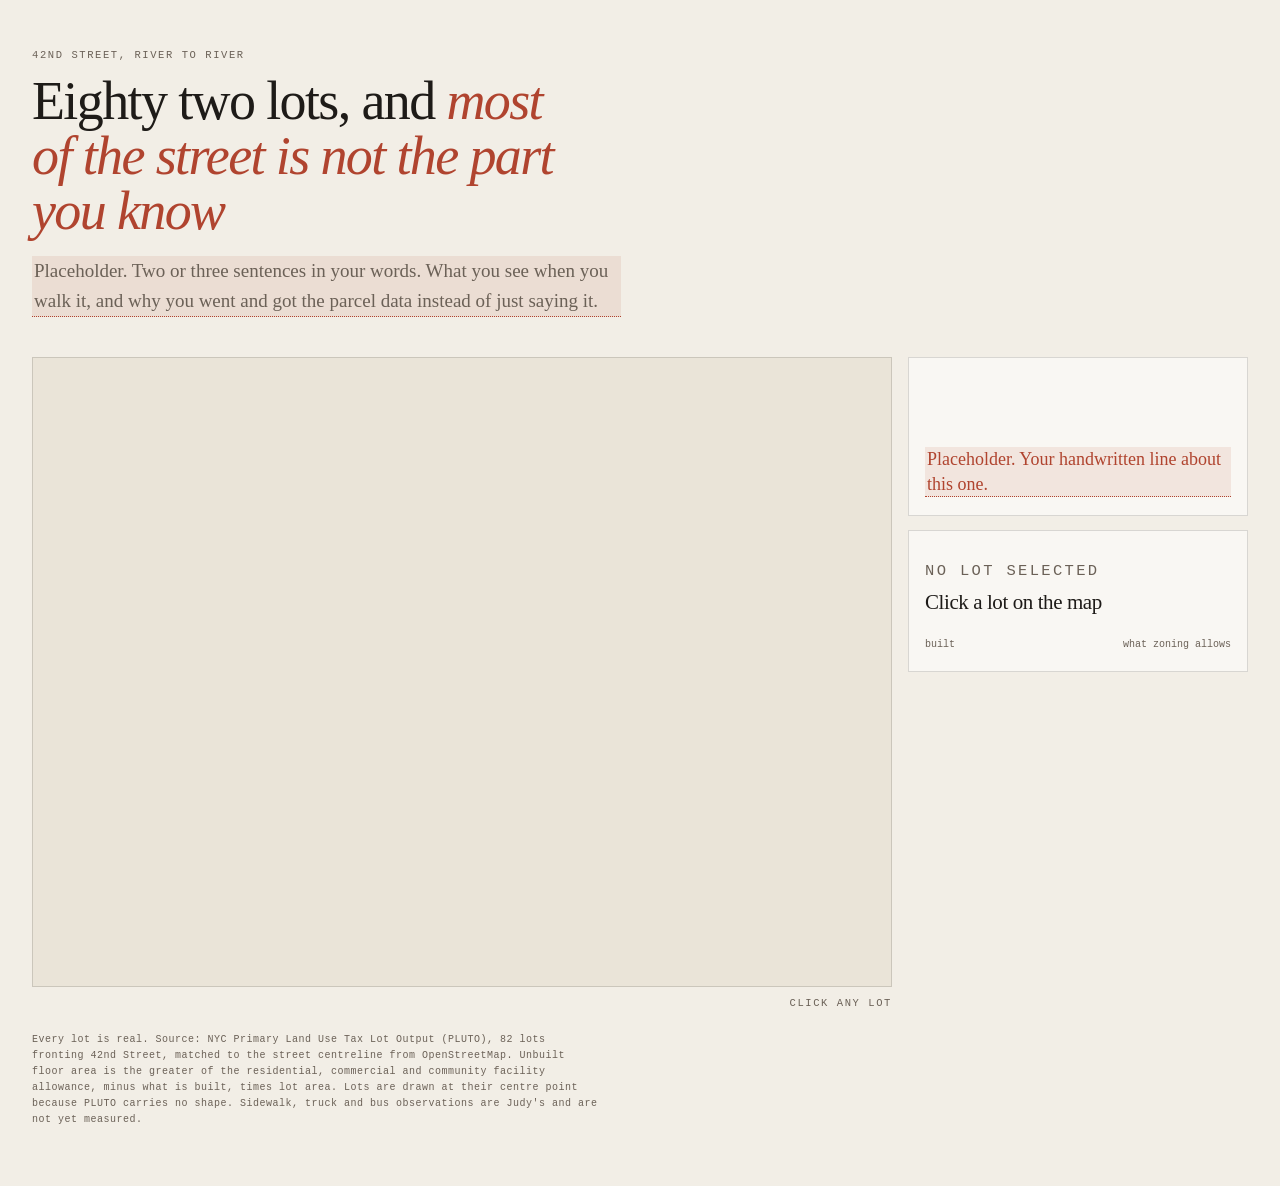
<file: archive/J-42nd-parcels.html>
<!doctype html>
<html lang="en">
<head>
<meta charset="utf-8">
<meta name="viewport" content="width=device-width,initial-scale=1">
<title>42nd Street, lot by lot</title>
<link href="https://api.mapbox.com/mapbox-gl-js/v3.6.0/mapbox-gl.css" rel="stylesheet">
<style>
:root{
  --paper:#F2EEE6; --paper-2:#EAE4D8; --ink:#1E1B18; --ink-soft:#6B6157;
  --rust:#B0442F; --blue:#2C5A78; --green:#3F6E51; --violet:#7A5C86; --sand:#9A927F;
  --rule:rgba(30,27,24,.15);
  --serif: ui-serif,"Iowan Old Style","Palatino Linotype",Palatino,Georgia,serif;
  --sans: ui-sans-serif,"Helvetica Neue",Helvetica,Arial,sans-serif;
  --mono: ui-monospace,SFMono-Regular,Menlo,monospace;
  --hand: "Bradley Hand","Snell Roundhand","Segoe Print","Comic Sans MS",cursive;
}
*{box-sizing:border-box}
html,body{margin:0}
body{background:var(--paper); color:var(--ink); font-family:var(--serif); font-size:18px; line-height:1.6;
  -webkit-font-smoothing:antialiased}
.lab{font-family:var(--mono); font-size:10.5px; letter-spacing:.15em; text-transform:uppercase; color:var(--ink-soft)}
.ph{background:rgba(176,68,47,.1); border-bottom:1px dotted var(--rust); padding:0 2px}
.wrap{max-width:1400px; margin:0 auto; padding:clamp(20px,4vh,44px) clamp(14px,2.5vw,32px) 48px}

h1{font-size:clamp(30px,4.6vw,54px); line-height:1.02; letter-spacing:-.03em; font-weight:400; margin:.2em 0 .3em; max-width:20ch}
h1 em{font-style:italic; color:var(--rust)}
.standfirst{max-width:62ch; color:var(--ink-soft); margin:0 0 26px; font-size:19px}

/* ---- the four chapters. one thing to do, in order. ---- */
.chapters{display:grid; grid-template-columns:repeat(4,1fr); gap:8px; margin-bottom:14px}
@media(max-width:800px){.chapters{grid-template-columns:repeat(2,1fr)}}
.ch{text-align:left; background:none; border:1px solid var(--rule); padding:12px 14px 13px; cursor:pointer;
  font:inherit; color:var(--ink-soft); transition:background .2s,border-color .2s,color .2s}
.ch:hover{border-color:rgba(30,27,24,.4)}
.ch[aria-pressed="true"]{background:#fff; border-color:var(--ink); color:var(--ink)}
.ch b{display:block; font-family:var(--sans); font-size:15px; font-weight:600; letter-spacing:-.01em; margin-bottom:2px}
.ch span{font-family:var(--mono); font-size:9.5px; letter-spacing:.14em; text-transform:uppercase; opacity:.7}

.stage{display:grid; grid-template-columns:minmax(0,1fr) 340px; gap:16px; align-items:start}
@media(max-width:1000px){.stage{grid-template-columns:1fr}}
#map{height:min(70vh,640px); border:1px solid var(--rule); background:var(--paper-2)}
.under{display:flex; justify-content:space-between; gap:16px; margin-top:8px; flex-wrap:wrap}

.side{display:grid; gap:14px}
.card{border:1px solid var(--rule); background:rgba(255,255,255,.55); padding:16px 16px 18px}
.big{font-family:var(--mono); font-size:clamp(26px,3.4vw,38px); letter-spacing:-.03em; line-height:1.05}
.big small{display:block; font-family:var(--mono); font-size:10.5px; letter-spacing:.15em; text-transform:uppercase;
  color:var(--ink-soft); margin-top:8px}
.card p{margin:12px 0 0; font-size:15.5px; color:var(--ink-soft)}
.card .note{font-family:var(--hand); font-size:18px; line-height:1.35; color:var(--rust); margin-top:14px}
.card h3{margin:2px 0 .25em; font-size:21px; font-weight:400; letter-spacing:-.02em}
.facts{display:grid; gap:7px; margin-top:12px}
.fact{display:flex; justify-content:space-between; gap:14px; font-family:var(--mono); font-size:11.5px;
  color:var(--ink-soft); border-bottom:1px dotted var(--rule); padding-bottom:5px}
.fact b{color:var(--ink); font-weight:500; text-align:right}
.bar{height:8px; background:rgba(30,27,24,.1); margin-top:12px; position:relative; overflow:hidden}
.bar i{position:absolute; inset:0 auto 0 0; background:var(--ink); opacity:.55}
.bar u{position:absolute; inset:0 auto 0 0; background:repeating-linear-gradient(90deg,var(--rust) 0 3px,transparent 3px 6px); opacity:.8}
.barlab{display:flex; justify-content:space-between; font-family:var(--mono); font-size:10px; color:var(--ink-soft); margin-top:6px}

.legend{display:flex; gap:14px; flex-wrap:wrap}
.key{display:flex; gap:7px; align-items:center; font-family:var(--mono); font-size:10.5px; color:var(--ink-soft)}
.key i{width:11px; height:11px; border-radius:50%; display:block}
.disc{font-family:var(--mono); font-size:10px; color:var(--ink-soft); letter-spacing:.05em; margin-top:20px; max-width:95ch}
.mapboxgl-popup-content{background:var(--paper); border:1px solid var(--rule); border-radius:0; font-family:var(--sans); font-size:13px}
.mapboxgl-popup-tip{display:none}
</style>
<script>
/* Mapbox GL JS v3 starts a web worker, and Chrome refuses to create workers from
   file:// pages because each one is its own opaque origin. Rather than showing a
   grey box, say so and give the one command that fixes it. */
if (location.protocol === 'file:') {
  document.addEventListener('DOMContentLoaded', () => {
    const b = document.createElement('div');
    b.style.cssText = 'position:fixed;inset:0;z-index:9999;background:#0E0C0B;color:#F7F4EC;'
      + 'font:15px/1.7 ui-monospace,Menlo,monospace;padding:min(9vh,70px) min(8vw,60px);overflow:auto';
    b.innerHTML =
      '<div style="max-width:70ch">'
      + '<div style="font-size:12px;letter-spacing:.18em;color:#FF5A36;margin-bottom:18px">CANNOT RUN FROM A FILE URL</div>'
      + '<div style="font:600 clamp(24px,4vw,44px)/1.05 -apple-system,Helvetica,sans-serif;letter-spacing:-.03em;margin-bottom:22px">'
      + 'This page needs a local server</div>'
      + '<p>Mapbox starts a web worker. Chrome will not create a worker from a <code style="color:#D8F546">file://</code> page, '
      + 'because every file URL counts as its own security origin. That is the grey box.</p>'
      + '<p style="margin-top:20px">Open Terminal, paste this once, and leave it running:</p>'
      + '<pre style="background:#1A1614;border-left:3px solid #D8F546;padding:14px 16px;margin:12px 0 20px;'
      + 'white-space:pre-wrap;color:#D8F546">cd ~/Documents/GitHub/river-to-river\npython3 -m http.server 8042 --bind 127.0.0.1</pre>'
      + '<p>Then open <a style="color:#FF5A36" href="http://127.0.0.1:8042/">http://127.0.0.1:8042/</a> '
      + 'and click through to this page from there.</p>'
      + '<p style="margin-top:24px;color:rgba(247,244,236,.55)">The drawings that are pure SVG, like the unrolled street, '
      + 'work fine from a file URL. Only the Mapbox ones need this.</p>'
      + '</div>';
    document.body.appendChild(b);
  });
}
</script>
</head>
<body>
<div class="wrap">

<p class="lab">42nd Street, river to river</p>
<h1>Eighty two lots, and <em>most of the street is not the part you know</em></h1>
<p class="standfirst ph">Placeholder. Two or three sentences in your words. What you see when you walk it, and why you went and got the parcel data instead of just saying it.</p>

<div class="chapters" id="chapters"></div>

<div class="stage">
  <div>
    <div id="map"></div>
    <div class="under">
      <div class="legend" id="legend"></div>
      <span class="lab">Click any lot</span>
    </div>
  </div>

  <div class="side">
    <div class="card">
      <div class="big" id="big">&nbsp;<small id="big-lab">&nbsp;</small></div>
      <p id="big-body"></p>
      <p class="note ph" id="big-note">Placeholder. Your handwritten line about this one.</p>
    </div>

    <div class="card" id="lotcard">
      <p class="lab" id="l-kick">No lot selected</p>
      <h3 id="l-addr">Click a lot on the map</h3>
      <div class="facts" id="l-facts"></div>
      <div class="bar" id="l-bar" hidden><i></i><u></u></div>
      <div class="barlab" id="l-barlab" hidden><span>built</span><span>what zoning allows</span></div>
    </div>
  </div>
</div>

<p class="disc" id="disc">Every lot is real. Source: NYC Primary Land Use Tax Lot Output (PLUTO), 82 lots fronting 42nd Street, matched to the street centreline from OpenStreetMap. Unbuilt floor area is the greater of the residential, commercial and community facility allowance, minus what is built, times lot area. Lots are drawn at their centre point because PLUTO carries no shape. Sidewalk, truck and bus observations are Judy's and are not yet measured.</p>

</div>

<script src="line42.js"></script>
<script src="lots42.js"></script>
<script src="https://api.mapbox.com/mapbox-gl-js/v3.6.0/mapbox-gl.js"></script>
<script>
mapboxgl.accessToken='pk.eyJ1IjoiajAwYnkiLCJhIjoiY2x1bHUzbXZnMGhuczJxcG83YXY4czJ3ayJ9.S5PZpU9VDwLMjoX_0x5FDQ';
const FT_MIN=LINE[0][0], FT_MAX=LINE[LINE.length-1][0];
function at(ft){
  ft=Math.max(FT_MIN,Math.min(FT_MAX,ft));
  for(let i=0;i<LINE.length-1;i++) if(ft>=LINE[i][0]&&ft<=LINE[i+1][0]){
    const t=(ft-LINE[i][0])/((LINE[i+1][0]-LINE[i][0])||1);
    return [LINE[i][1]+(LINE[i+1][1]-LINE[i][1])*t, LINE[i][2]+(LINE[i+1][2]-LINE[i][2])*t];
  }
  return [LINE[LINE.length-1][1],LINE[LINE.length-1][2]];
}
const fmt=n=>Math.round(n).toLocaleString();

/* the four places everybody already knows, in feet along the street */
const HUBS=[
  {a:2699,b:3473,name:'Port Authority'},
  {a:4380,b:4760,name:'Times Square'},
  {a:5480,b:6417,name:'Bryant Park and the library'},
  {a:7520,b:8021,name:'Grand Central'}
];
const hubFt=HUBS.reduce((s,h)=>s+(h.b-h.a),0);
const inHub=ft=>HUBS.some(h=>ft>=h.a&&ft<=h.b);

/* your notes about being on the street. all placeholder. */
const FEEL=[
  {ft:1500,t:'Placeholder. The stretch where the sidewalk is wide and still not wide enough.'},
  {ft:2900,t:'Placeholder. Trucks.'},
  {ft:3700,t:'Placeholder. Where the bus gets stuck behind traffic at rush hour.'},
  {ft:4560,t:'Placeholder. Times Square, honestly.'},
  {ft:6000,t:'Placeholder. The bench you actually sit on.'},
  {ft:7700,t:'Placeholder. Grand Central.'},
  {ft:9200,t:'Placeholder. The part nobody walks.'},
  {ft:10200,t:'Placeholder. The last block before the water.'}
];

const totUnbuilt=LOTS.reduce((s,l)=>s+l.unbuilt,0);
const totBuilt=LOTS.reduce((s,l)=>s+l.bldgarea,0);
const publicLots=LOTS.filter(l=>l.own!=='Private');
const biggest=LOTS.slice().sort((a,b)=>b.unbuilt-a.unbuilt)[0];
const outside=LOTS.filter(l=>!inHub(l.ft));
const outsideUnbuilt=outside.reduce((s,l)=>s+l.unbuilt,0);

/* =============== chapters =============== */
const CH=[
  {id:'hubs', kicker:'Start here', title:'Four places everyone knows',
   big:Math.round(hubFt/(FT_MAX-FT_MIN)*100)+'%', lab:'of the street is the famous part',
   body:'Port Authority, Times Square, Bryant Park and Grand Central take up about a quarter of 42nd Street between them. The other three quarters is the part nobody photographs, and it holds '+Math.round(outsideUnbuilt/totUnbuilt*100)+' per cent of every square foot of unused zoning capacity on the street.'},
  {id:'owners', kicker:'Then', title:'Who actually owns it',
   big:publicLots.length+' of '+LOTS.length, lab:'lots are public, or pay no tax',
   body:'City agencies, public authorities and tax exempt institutions hold '+publicLots.length+' of the 82 lots fronting the street. Land that could change without anyone having to buy it first.'},
  {id:'capacity', kicker:'The finding', title:'What zoning already allows',
   big:(Math.round(totUnbuilt/1e5)/10)+'m sq ft', lab:'allowed and never built',
   body:'Against '+fmt(totBuilt/1e6*10)/10+' million square feet standing today, zoning already permits another '+fmt(totUnbuilt)+' square feet on these 82 lots. No rezoning, no variance, no argument. The single largest piece of it sits on a city owned lot.'},
  {id:'feel', kicker:'And', title:'What it is like to be here',
   big:'&mdash;', lab:'your observations, not yet measured',
   body:'Wide sidewalks that are still not wide enough. Trucks. A bus lane that gives up behind traffic at rush hour. None of this is in the parcel data, which is exactly why somebody has to walk it.'}
];
let chap='hubs';

const chWrap=document.getElementById('chapters');
CH.forEach(c=>{
  const b=document.createElement('button'); b.className='ch'; b.type='button';
  b.setAttribute('aria-pressed', c.id===chap);
  b.innerHTML='<span>'+c.kicker+'</span><b>'+c.title+'</b>';
  b.onclick=()=>{chap=c.id; [...chWrap.children].forEach((x,i)=>x.setAttribute('aria-pressed',CH[i].id===c.id)); paintChapter();};
  chWrap.appendChild(b);
});

function paintChapter(){
  const c=CH.find(x=>x.id===chap);
  document.getElementById('big').innerHTML=c.big+'<small>'+c.lab+'</small>';
  document.getElementById('big-body').textContent=c.body;
  if(!map.getLayer('lots')) return;
  const on=(id,v)=>map.setLayoutProperty(id,'visibility',v?'visible':'none');
  on('hub-band', chap==='hubs');
  on('hub-lab',  chap==='hubs');
  on('feel', chap==='feel');
  on('feel-lab', chap==='feel');
  map.setPaintProperty('lots','circle-color',
    chap==='owners' ? ['match',['get','own'],
        'Private','#9A927F','City','#2C5A78','Public authority or state','#7A5C86',
        'City and private','#3F6E51','Tax exempt','#3F6E51','#9A927F']
    : chap==='capacity' ? ['interpolate',['linear'],['get','unbuilt'],
        0,'rgba(30,27,24,0.18)', 60000,'#D9A38F', 250000,'#B0442F', 540000,'#7E2114']
    : ['case',['boolean',['get','hub'],false],'#1E1B18','#B0442F']);
  map.setPaintProperty('lots','circle-radius',
    chap==='capacity'
      ? ['interpolate',['linear'],['zoom'],13,['*',0.012,['sqrt',['get','unbuilt']]],16,['*',0.055,['sqrt',['get','unbuilt']]]]
      : ['interpolate',['linear'],['zoom'],13,4,16,9]);
  legend();
}

function legend(){
  const L=document.getElementById('legend');
  const sets={
    hubs:[['#1E1B18','Inside a hub'],['#B0442F','Everywhere else']],
    owners:[['#2C5A78','City'],['#3F6E51','Tax exempt or mixed'],['#9A927F','Private']],
    capacity:[['rgba(30,27,24,0.18)','Built out'],['#D9A38F','Some room'],['#B0442F','A lot of room'],['#7E2114','The biggest']],
    feel:[['#B0442F','Something you noticed']]
  };
  L.innerHTML=(sets[chap]||[]).map(([c,t])=>'<span class="key"><i style="background:'+c+'"></i>'+t+'</span>').join('');
}

/* =============== map =============== */
const map=new mapboxgl.Map({container:'map', style:'mapbox://styles/mapbox/light-v11',
  center:at(5200), zoom:14.1, bearing:28.9});
map.addControl(new mapboxgl.NavigationControl({showCompass:false}),'top-right');
const fc=f=>({type:'FeatureCollection',features:f});

map.on('load',()=>{
  /* the street */
  map.addSource('street',{type:'geojson',data:{type:'Feature',geometry:{type:'LineString',
    coordinates:LINE.map(p=>[p[1],p[2]])}}});
  map.addLayer({id:'street',type:'line',source:'street',
    paint:{'line-color':'#1E1B18','line-width':2,'line-opacity':.5}});

  /* the four hubs, as fat bands along the street */
  map.addSource('hubs',{type:'geojson',data:fc(HUBS.map(h=>{
    const pts=[]; for(let f=h.a; f<h.b; f+=60) pts.push(at(f)); pts.push(at(h.b));
    return {type:'Feature',geometry:{type:'LineString',coordinates:pts},properties:{name:h.name}};
  }))});
  map.addLayer({id:'hub-band',type:'line',source:'hubs',
    paint:{'line-color':'#1E1B18','line-width':22,'line-opacity':.14,'line-blur':1}},'street');
  map.addLayer({id:'hub-lab',type:'symbol',source:'hubs',
    layout:{'symbol-placement':'line-center','text-field':['get','name'],'text-size':12,
      'text-font':['DIN Pro Medium','Arial Unicode MS Regular'],'text-offset':[0,-2]},
    paint:{'text-color':'#1E1B18','text-halo-color':'#F2EEE6','text-halo-width':2}});

  /* the lots */
  map.addSource('lots',{type:'geojson',data:fc(LOTS.map((l,i)=>({type:'Feature',
    geometry:{type:'Point',coordinates:[l.lon,l.lat]},
    properties:{i, unbuilt:l.unbuilt, own:l.own, hub:inHub(l.ft)}})))});
  map.addLayer({id:'lots',type:'circle',source:'lots',
    paint:{'circle-color':'#B0442F','circle-radius':6,'circle-opacity':.82,
      'circle-stroke-color':'#F2EEE6','circle-stroke-width':1.2}});
  map.on('click','lots',e=>selectLot(LOTS[e.features[0].properties.i]));
  map.on('mouseenter','lots',()=>map.getCanvas().style.cursor='pointer');
  map.on('mouseleave','lots',()=>map.getCanvas().style.cursor='');

  /* what it feels like */
  map.addSource('feel',{type:'geojson',data:fc(FEEL.map((f,i)=>({type:'Feature',
    geometry:{type:'Point',coordinates:at(f.ft)},properties:{i,t:f.t}})))});
  map.addLayer({id:'feel',type:'circle',source:'feel',
    paint:{'circle-radius':7,'circle-color':'#B0442F','circle-stroke-color':'#F2EEE6','circle-stroke-width':2}});
  map.addLayer({id:'feel-lab',type:'symbol',source:'feel',
    layout:{'text-field':['get','t'],'text-size':11,'text-offset':[0,1.5],'text-max-width':14,
      'text-font':['DIN Pro Medium','Arial Unicode MS Regular']},
    paint:{'text-color':'#B0442F','text-halo-color':'#F2EEE6','text-halo-width':2}});

  paintChapter();
});

function selectLot(l){
  document.getElementById('l-kick').textContent=(l.side==='n'?'North side':'South side')+' · '+l.zone+' · built '+(l.year||'unknown');
  document.getElementById('l-addr').textContent=l.addr||'Unnamed lot';
  const rows=[['Owner',l.owner||'Unknown'],['Ownership',l.own],['Land use',l.use],
    ['Lot area',fmt(l.lotarea)+' sq ft'],['Floors',l.floors||'—'],
    ['Built floor area',fmt(l.bldgarea)+' sq ft'],
    ['Unbuilt, allowed today',fmt(l.unbuilt)+' sq ft']];
  document.getElementById('l-facts').innerHTML=rows.map(([k,v])=>'<div class="fact"><span>'+k+'</span><b>'+v+'</b></div>').join('');
  const bar=document.getElementById('l-bar'), lab=document.getElementById('l-barlab');
  bar.hidden=lab.hidden=false;
  const pct=l.allowed? Math.min(100,l.built/l.allowed*100):0;
  bar.querySelector('i').style.width=pct+'%';
  bar.querySelector('u').style.width='100%';
  lab.firstElementChild.textContent='built '+l.built.toFixed(1);
  lab.lastElementChild.textContent='allowed '+l.allowed.toFixed(1);
}
</script>
</body>
</html>
</file>
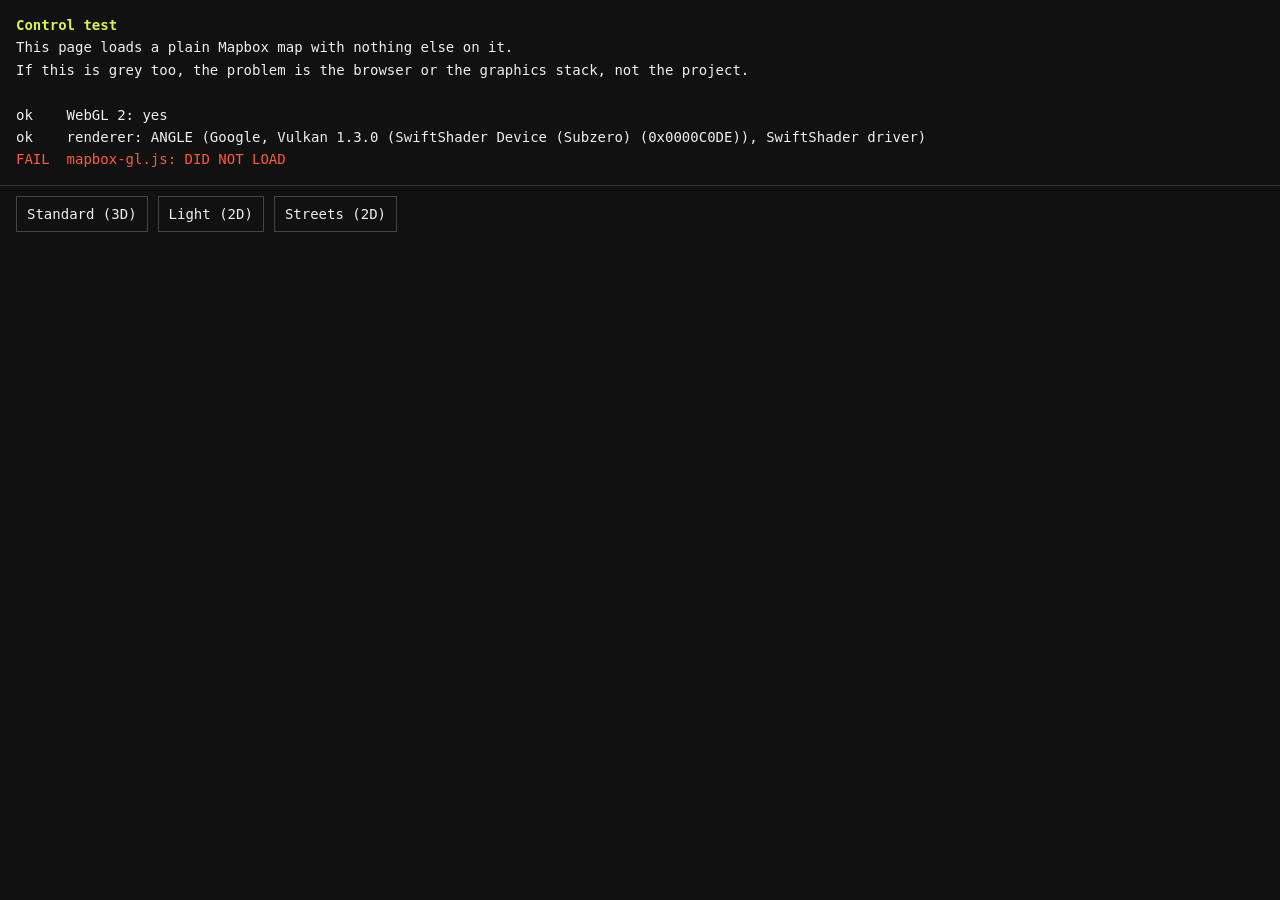
<file: studies/00-test.html>
<!doctype html>
<html lang="en">
<head>
<meta charset="utf-8">
<meta name="viewport" content="width=device-width,initial-scale=1">
<title>00 / Does Mapbox work at all</title>
<link href="https://api.mapbox.com/mapbox-gl-js/v3.28.1/mapbox-gl.css" rel="stylesheet">
<style>
  body{margin:0;font:14px/1.6 ui-monospace,Menlo,monospace;background:#111;color:#eee}
  #log{padding:14px 16px;white-space:pre-wrap;border-bottom:1px solid #333}
  #log b{color:#D8F546}
  .bad{color:#FF5A36}
  #map{height:60vh}
  .row{display:flex;gap:10px;padding:10px 16px;flex-wrap:wrap}
  button{font:inherit;background:none;color:#eee;border:1px solid #444;padding:6px 10px;cursor:pointer}
</style>
<script>
/* Mapbox GL JS v3 starts a web worker, and Chrome refuses to create workers from
   file:// pages because each one is its own opaque origin. Rather than showing a
   grey box, say so and give the one command that fixes it. */
if (location.protocol === 'file:') {
  document.addEventListener('DOMContentLoaded', () => {
    const b = document.createElement('div');
    b.style.cssText = 'position:fixed;inset:0;z-index:9999;background:#0E0C0B;color:#F7F4EC;'
      + 'font:15px/1.7 ui-monospace,Menlo,monospace;padding:min(9vh,70px) min(8vw,60px);overflow:auto';
    b.innerHTML =
      '<div style="max-width:70ch">'
      + '<div style="font-size:12px;letter-spacing:.18em;color:#FF5A36;margin-bottom:18px">CANNOT RUN FROM A FILE URL</div>'
      + '<div style="font:600 clamp(24px,4vw,44px)/1.05 -apple-system,Helvetica,sans-serif;letter-spacing:-.03em;margin-bottom:22px">'
      + 'This page needs a local server</div>'
      + '<p>Mapbox starts a web worker. Chrome will not create a worker from a <code style="color:#D8F546">file://</code> page, '
      + 'because every file URL counts as its own security origin. That is the grey box.</p>'
      + '<p style="margin-top:20px">Open Terminal, paste this once, and leave it running:</p>'
      + '<pre style="background:#1A1614;border-left:3px solid #D8F546;padding:14px 16px;margin:12px 0 20px;'
      + 'white-space:pre-wrap;color:#D8F546">cd ~/Documents/GitHub/river-to-river\npython3 -m http.server 8042 --bind 127.0.0.1</pre>'
      + '<p>Then open <a style="color:#FF5A36" href="http://127.0.0.1:8042/">http://127.0.0.1:8042/</a> '
      + 'and click through to this page from there.</p>'
      + '<p style="margin-top:24px;color:rgba(247,244,236,.55)">The drawings that are pure SVG, like the unrolled street, '
      + 'work fine from a file URL. Only the Mapbox ones need this.</p>'
      + '</div>';
    document.body.appendChild(b);
  });
}
</script>
</head>
<body>
<div id="log"><b>Control test</b>
This page loads a plain Mapbox map with nothing else on it.
If this is grey too, the problem is the browser or the graphics stack, not the project.
</div>
<div class="row">
  <button onclick="tryStyle('mapbox://styles/mapbox/standard')">Standard (3D)</button>
  <button onclick="tryStyle('mapbox://styles/mapbox/light-v11')">Light (2D)</button>
  <button onclick="tryStyle('mapbox://styles/mapbox/streets-v12')">Streets (2D)</button>
</div>
<div id="map"></div>

<script src="https://api.mapbox.com/mapbox-gl-js/v3.28.1/mapbox-gl.js"></script>
<script>
const log=document.getElementById('log');
const say=(t,bad)=>{ log.insertAdjacentHTML('beforeend','\n'+(bad?'<span class="bad">FAIL  ':'ok    ')+t+(bad?'</span>':'')); };

/* 1. WebGL 2, which Mapbox v3 requires and will not run without */
const gl=document.createElement('canvas').getContext('webgl2');
say('WebGL 2: '+(gl? 'yes' : 'NOT AVAILABLE'), !gl);
if(gl){
  const dbg=gl.getExtension('WEBGL_debug_renderer_info');
  say('renderer: '+(dbg? gl.getParameter(dbg.UNMASKED_RENDERER_WEBGL) : gl.getParameter(gl.RENDERER)));
}
say('mapbox-gl.js: '+(typeof mapboxgl!=='undefined' ? 'v'+mapboxgl.version : 'DID NOT LOAD'), typeof mapboxgl==='undefined');
if(typeof mapboxgl!=='undefined' && mapboxgl.supported) say('mapboxgl.supported(): '+mapboxgl.supported(), !mapboxgl.supported());

mapboxgl.accessToken='pk.eyJ1IjoiajAwYnkiLCJhIjoiY2x1bHUzbXZnMGhuczJxcG83YXY4czJ3ayJ9.S5PZpU9VDwLMjoX_0x5FDQ';

let map;
function tryStyle(style){
  say('trying '+style);
  if(map) map.remove();
  map=new mapboxgl.Map({container:'map', style, center:[-73.9857,40.7556], zoom:14, pitch:0});
  map.on('style.load',()=>say('style loaded: '+style));
  map.on('load',()=>say('TILES PAINTED: '+style));
  map.on('error',e=>say('map error: '+((e&&e.error&&e.error.message)||'unknown'), true));
}

/* also prove the network can reach Mapbox from a file:// page */
fetch('https://api.mapbox.com/styles/v1/mapbox/standard?access_token='+mapboxgl.accessToken)
  .then(r=>say('network reached api.mapbox.com: HTTP '+r.status, !r.ok))
  .catch(e=>say('network blocked: '+e.message, true));

tryStyle('mapbox://styles/mapbox/standard');
</script>
</body>
</html>
</file>
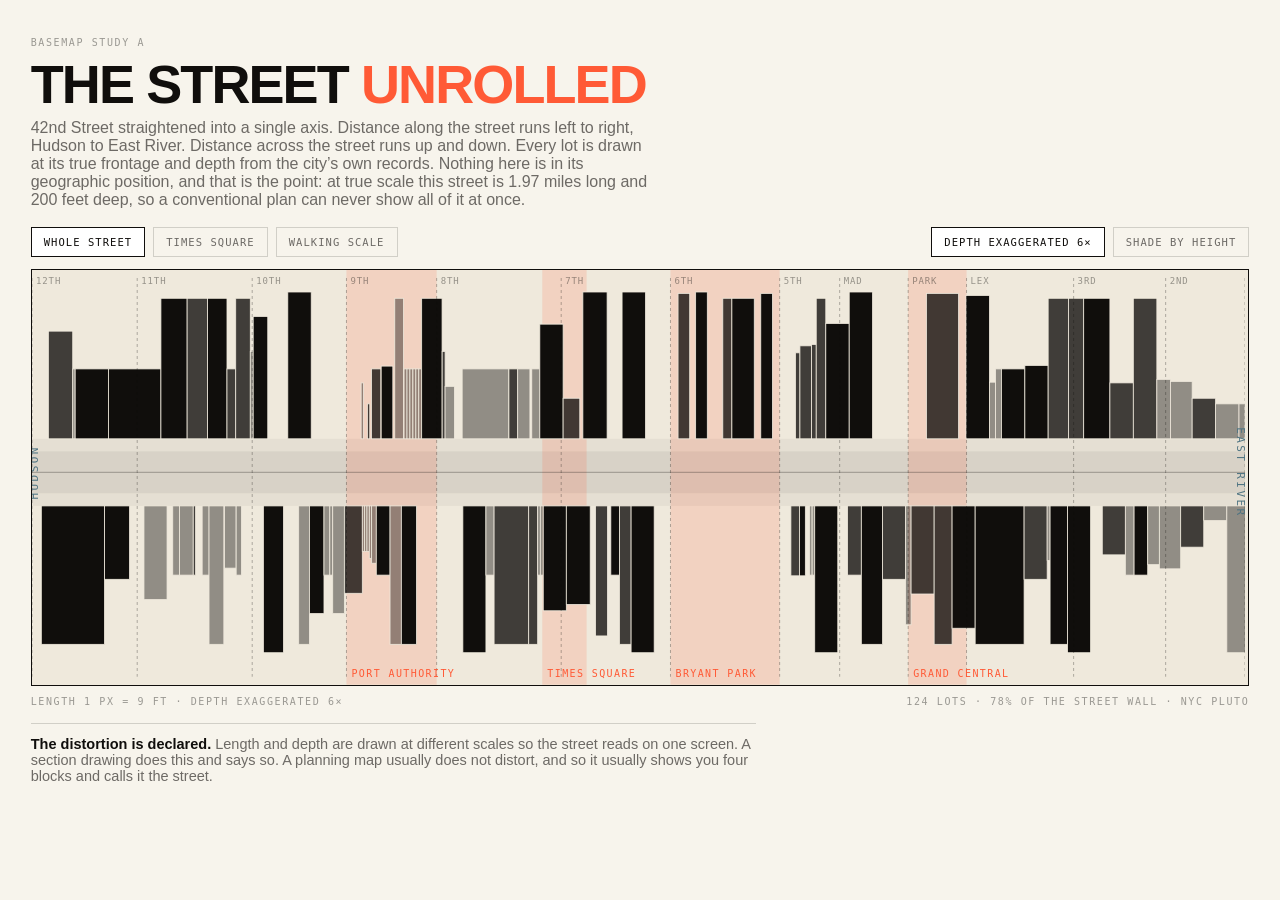
<file: studies/A-unrolled.html>
<!doctype html>
<html lang="en">
<head>
<meta charset="utf-8">
<meta name="viewport" content="width=device-width,initial-scale=1">
<title>A / The street unrolled</title>
<style>
:root{
  --paper:#F7F4EC; --paper-2:#EFE9DC; --ink:#100E0C; --ink-60:rgba(16,14,12,.6); --ink-40:rgba(16,14,12,.4);
  --hair:rgba(16,14,12,.16); --volt:#D8F546; --flare:#FF5A36; --magenta:#E5006D; --cobalt:#1B4CFF;
  --water:#BFD6DE;
  --sans:"Helvetica Neue",Inter,Arial,sans-serif; --mono:ui-monospace,"SF Mono",Menlo,monospace;
}
*{box-sizing:border-box} html,body{margin:0}
body{background:var(--paper); color:var(--ink); font-family:var(--sans); font-size:16px; -webkit-font-smoothing:antialiased}
.wrap{max-width:1680px; margin:0 auto; padding:clamp(16px,3vh,34px) clamp(14px,2.4vw,32px) 46px}
.lab{font-family:var(--mono); font-size:10px; letter-spacing:.16em; text-transform:uppercase; color:var(--ink-40)}
h1{font-size:clamp(26px,4.4vw,54px); letter-spacing:-.035em; line-height:.98; margin:6px 0 8px; text-transform:uppercase; font-weight:700}
h1 em{font-style:normal; color:var(--flare)}
.sub{max-width:70ch; color:var(--ink-60); font-size:16px; margin:0 0 18px}

.controls{display:flex; gap:8px; flex-wrap:wrap; align-items:center; margin-bottom:12px}
.chip{font-family:var(--mono); font-size:10.5px; letter-spacing:.1em; text-transform:uppercase; cursor:pointer;
  background:none; border:1px solid var(--hair); padding:8px 12px; color:var(--ink-60)}
.chip[aria-pressed="true"],.chip:hover{border-color:var(--ink); color:var(--ink); background:#fff}
.spacer{flex:1}

.frame{border:1.5px solid var(--ink); background:var(--paper-2); overflow-x:auto; overflow-y:hidden; cursor:grab}
.frame.drag{cursor:grabbing}
svg{display:block}

.scalebar{display:flex; justify-content:space-between; align-items:baseline; gap:20px; flex-wrap:wrap; margin-top:10px}
.note{max-width:90ch; color:var(--ink-60); font-size:14.5px; margin-top:16px; border-top:1px solid var(--hair); padding-top:12px}
.note b{color:var(--ink)}

/* svg paint */
.water{fill:var(--water)}
.road{fill:rgba(16,14,12,.10)}
.walk{fill:rgba(16,14,12,.045)}
.lot{fill:rgba(16,14,12,.78); stroke:var(--paper-2); stroke-width:.8}
.lot--tall{fill:var(--ink)}
.lot--low{fill:rgba(16,14,12,.42)}
.gap{fill:rgba(16,14,12,.07)}
.ave{stroke:rgba(16,14,12,.30); stroke-width:1; stroke-dasharray:3 3}
.avetext{font-family:var(--mono); font-size:9px; letter-spacing:.1em; fill:var(--ink-40); text-transform:uppercase}
.rivertext{font-family:var(--mono); font-size:11px; letter-spacing:.22em; fill:#4F7482; text-transform:uppercase}
.hub{fill:var(--flare); opacity:.16}
.hubtext{font-family:var(--mono); font-size:10px; letter-spacing:.14em; fill:var(--flare); text-transform:uppercase}
.rule{stroke:var(--ink); stroke-width:1.2}
</style>
</head>
<body>
<div class="wrap">
  <p class="lab">Basemap study A</p>
  <h1>The street <em>unrolled</em></h1>
  <p class="sub">42nd Street straightened into a single axis. Distance along the street runs left to right, Hudson to East River. Distance across the street runs up and down. Every lot is drawn at its true frontage and depth from the city&rsquo;s own records. Nothing here is in its geographic position, and that is the point: at true scale this street is 1.97 miles long and 200 feet deep, so a conventional plan can never show all of it at once.</p>

  <div class="controls">
    <button class="chip" id="fit" aria-pressed="true">Whole street</button>
    <button class="chip" id="mid">Times Square</button>
    <button class="chip" id="detail">Walking scale</button>
    <span class="spacer"></span>
    <button class="chip" id="exagg" aria-pressed="true">Depth exaggerated 6&times;</button>
    <button class="chip" id="mode">Shade by height</button>
  </div>

  <div class="frame" id="frame"><svg id="svg"></svg></div>

  <div class="scalebar">
    <span class="lab" id="scaleLabel"></span>
    <span class="lab">124 lots &middot; 78% of the street wall &middot; NYC PLUTO</span>
  </div>

  <p class="note"><b>The distortion is declared.</b> Length and depth are drawn at different scales so the street reads on one screen. A section drawing does this and says so. A planning map usually does not distort, and so it usually shows you four blocks and calls it the street.</p>
</div>

<script src="data.js"></script>
<script>
const LINE=window.LINE42, WALL=window.WALL42;
const LEN=LINE[LINE.length-1][0];
const AVES=[[0,'12th'],[903,'11th'],[1890,'10th'],[2699,'9th'],[3473,'8th'],[4542,'7th'],
  [5480,'6th'],[6417,'5th'],[6932,'Mad'],[7520,'Park'],[8021,'Lex'],[8940,'3rd'],[9730,'2nd'],[10411,'1st']];
const HUBS=[[2699,3473,'Port Authority'],[4380,4760,'Times Square'],[5480,6417,'Bryant Park'],[7520,8021,'Grand Central']];

const NS='http://www.w3.org/2000/svg';
const el=(n,a={})=>{const e=document.createElementNS(NS,n); for(const k in a)e.setAttribute(k,a[k]); return e;};

const svg=document.getElementById('svg'), frame=document.getElementById('frame');
let PPF=0.13;        /* pixels per foot along the street */
let EXAGG=6;         /* how much the cross-street dimension is stretched */
let SHADE=true;      /* shade lots by height */

const ROAD=60, WALK=18, MAXDEPTH=210;
function render(){
  const W=LEN*PPF;
  const dppf=PPF*EXAGG;                       /* pixels per foot across the street */
  const half=(ROAD/2+WALK+MAXDEPTH)*dppf;
  const H=half*2+54;
  const midY=half+22;
  svg.setAttribute('width',W); svg.setAttribute('height',H);
  svg.setAttribute('viewBox',`0 0 ${W} ${H}`);
  svg.innerHTML='';
  const X=ft=>ft*PPF, D=ft=>ft*dppf;

  /* the two rivers, which are the whole reason this street is worth drawing */
  const riverW=Math.max(26,60*PPF);
  svg.appendChild(el('rect',{class:'water', x:-riverW, y:0, width:riverW, height:H}));
  svg.appendChild(el('rect',{class:'water', x:W, y:0, width:riverW, height:H}));

  /* the ground plane */
  svg.appendChild(el('rect',{class:'walk', x:0, y:midY-D(ROAD/2+WALK), width:W, height:D(WALK)}));
  svg.appendChild(el('rect',{class:'road', x:0, y:midY-D(ROAD/2),      width:W, height:D(ROAD)}));
  svg.appendChild(el('rect',{class:'walk', x:0, y:midY+D(ROAD/2),      width:W, height:D(WALK)}));

  /* the hubs, behind everything */
  HUBS.forEach(([a,b,name])=>{
    svg.appendChild(el('rect',{class:'hub', x:X(a), y:0, width:X(b)-X(a), height:H}));
  });

  /* the street wall, both sides, at true frontage and depth */
  const north=WALL.filter(w=>w.side==='n').sort((a,b)=>a.ft-b.ft);
  const south=WALL.filter(w=>w.side==='s').sort((a,b)=>a.ft-b.ft);
  const draw=(list,up)=>{
    let cursor=0;
    list.forEach(w=>{
      const start=Math.max(cursor, w.ft-w.front/2);
      const wpx=Math.max(.6, X(w.front));
      const depth=Math.min(MAXDEPTH, w.depth||100);
      const dpx=Math.max(1.5, D(depth));
      const y=up ? midY-D(ROAD/2+WALK)-dpx : midY+D(ROAD/2+WALK);
      let cls='lot';
      if(SHADE) cls += w.floors>=30 ? ' lot--tall' : (w.floors<=6 ? ' lot--low' : '');
      const r=el('rect',{class:cls, x:X(start), y, width:wpx, height:dpx});
      r.appendChild(el('title',{})).textContent =
        `${w.addr||'Unnamed'} · ${w.front} ft wide · ${depth} ft deep · ${w.floors||'?'} floors`;
      svg.appendChild(r);
      cursor=start+w.front;
    });
  };
  draw(north,true); draw(south,false);

  /* avenues */
  AVES.forEach(([ft,name])=>{
    svg.appendChild(el('line',{class:'ave', x1:X(ft), x2:X(ft), y1:8, y2:H-8}));
    const t=el('text',{class:'avetext', x:X(ft)+4, y:14}); t.textContent=name; svg.appendChild(t);
  });

  /* hub names and rivers */
  HUBS.forEach(([a,b,name])=>{
    const t=el('text',{class:'hubtext', x:X(a)+5, y:H-8}); t.textContent=name; svg.appendChild(t);
  });
  const hud=el('text',{class:'rivertext', x:6, y:midY, transform:`rotate(-90 6 ${midY})`, 'text-anchor':'middle'});
  hud.textContent='Hudson'; svg.appendChild(hud);
  const east=el('text',{class:'rivertext', x:W-8, y:midY, transform:`rotate(90 ${W-8} ${midY})`, 'text-anchor':'middle'});
  east.textContent='East River'; svg.appendChild(east);

  /* the centre line of the roadway, drawn as a rule because it is the datum */
  svg.appendChild(el('line',{class:'rule', x1:0, x2:W, y1:midY, y2:midY, opacity:.25}));

  document.getElementById('scaleLabel').textContent =
    `Length 1 px = ${Math.round(1/PPF)} ft · depth exaggerated ${EXAGG}×`;
}

/* ---- controls ---- */
const setZoom=(p,scrollFt)=>{
  PPF=p; render();
  if(scrollFt!=null) frame.scrollLeft=scrollFt*PPF-frame.clientWidth/2;
};
document.getElementById('fit').onclick=e=>{press(e); setZoom((frame.clientWidth-4)/LEN,null); frame.scrollLeft=0;};
document.getElementById('mid').onclick=e=>{press(e); setZoom(0.42,4560);};
document.getElementById('detail').onclick=e=>{press(e); setZoom(1.1,4560);};
document.getElementById('exagg').onclick=e=>{
  EXAGG = EXAGG===6 ? 1 : (EXAGG===1 ? 12 : 6);
  e.target.textContent = EXAGG===1 ? 'True depth' : `Depth exaggerated ${EXAGG}×`;
  render();
};
document.getElementById('mode').onclick=e=>{
  SHADE=!SHADE; e.target.textContent = SHADE ? 'Shade by height' : 'Flat';
  render();
};
function press(e){ document.querySelectorAll('.controls .chip').forEach(c=>c.removeAttribute('aria-pressed')); e.target.setAttribute('aria-pressed','true'); }

/* drag to pan, capture only after real movement */
let down=false,sx=0,ss=0,cap=false;
frame.addEventListener('pointerdown',e=>{down=true;cap=false;sx=e.clientX;ss=frame.scrollLeft;frame.classList.add('drag');});
frame.addEventListener('pointermove',e=>{
  if(!down) return;
  if(!cap && Math.abs(e.clientX-sx)>5){cap=true; try{frame.setPointerCapture(e.pointerId);}catch(err){}}
  if(cap) frame.scrollLeft=ss-(e.clientX-sx);
});
addEventListener('pointerup',()=>{down=false;frame.classList.remove('drag');});
addEventListener('resize',()=>render());

setZoom((frame.clientWidth-4)/LEN);
</script>
</body>
</html>
</file>
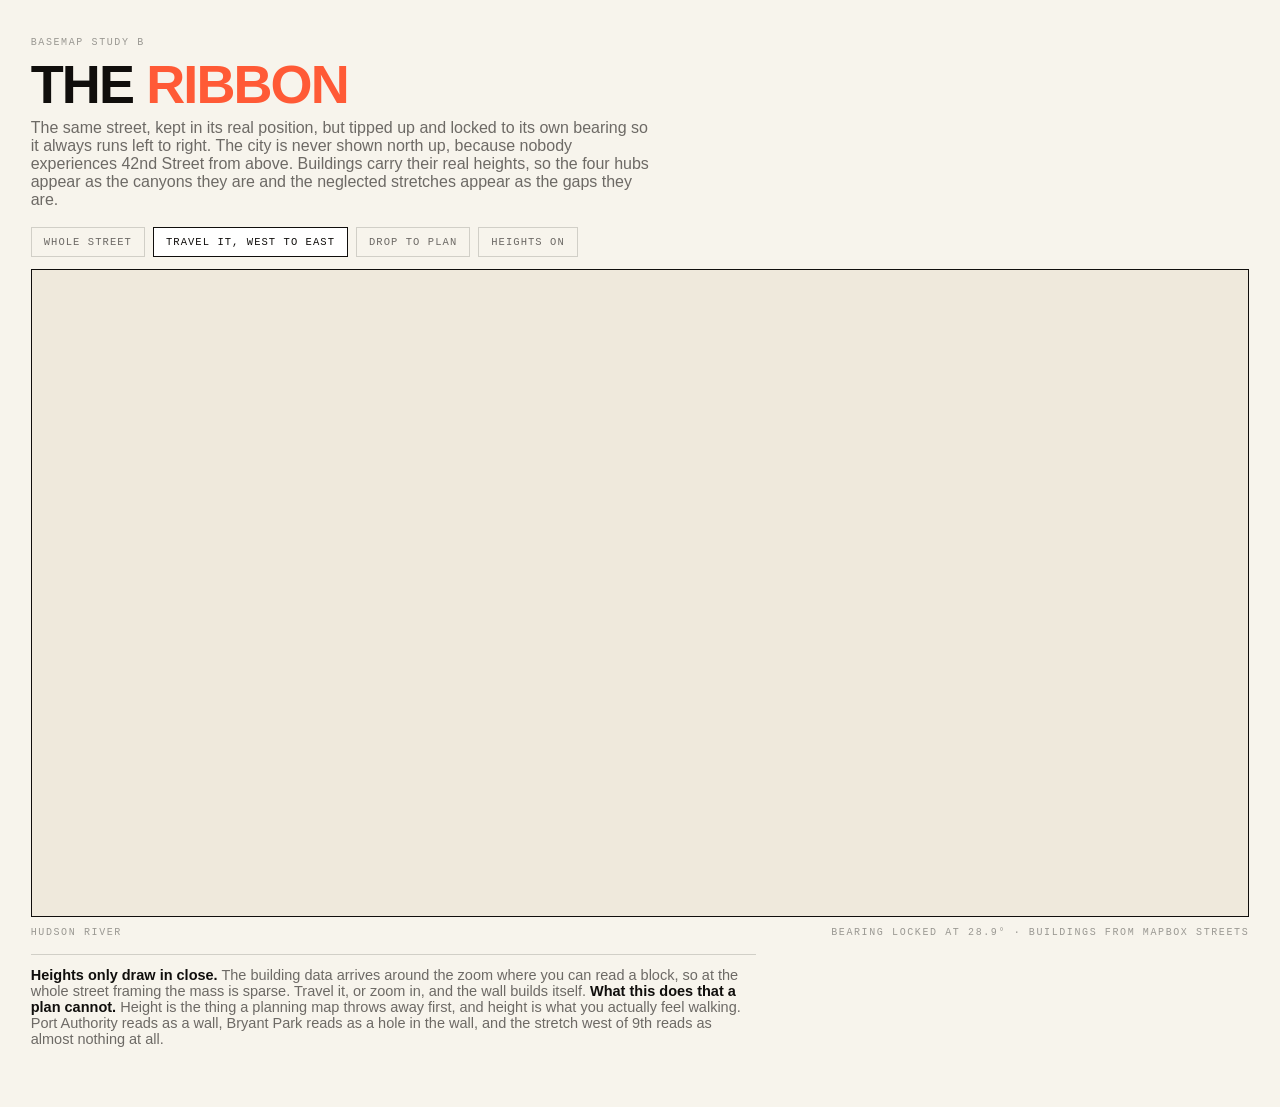
<file: studies/B-ribbon.html>
<!doctype html>
<html lang="en">
<head>
<meta charset="utf-8">
<meta name="viewport" content="width=device-width,initial-scale=1">
<title>B / The ribbon</title>
<link href="https://api.mapbox.com/mapbox-gl-js/v3.6.0/mapbox-gl.css" rel="stylesheet">
<style>
:root{
  --paper:#F7F4EC; --paper-2:#EFE9DC; --ink:#100E0C; --ink-60:rgba(16,14,12,.6); --ink-40:rgba(16,14,12,.4);
  --hair:rgba(16,14,12,.16); --volt:#D8F546; --flare:#FF5A36;
  --sans:"Helvetica Neue",Inter,Arial,sans-serif; --mono:ui-monospace,"SF Mono",Menlo,monospace;
}
*{box-sizing:border-box} html,body{margin:0}
body{background:var(--paper); color:var(--ink); font-family:var(--sans); font-size:16px; -webkit-font-smoothing:antialiased}
.wrap{max-width:1680px; margin:0 auto; padding:clamp(16px,3vh,34px) clamp(14px,2.4vw,32px) 46px}
.lab{font-family:var(--mono); font-size:10px; letter-spacing:.16em; text-transform:uppercase; color:var(--ink-40)}
h1{font-size:clamp(26px,4.4vw,54px); letter-spacing:-.035em; line-height:.98; margin:6px 0 8px; text-transform:uppercase; font-weight:700}
h1 em{font-style:normal; color:var(--flare)}
.sub{max-width:70ch; color:var(--ink-60); font-size:16px; margin:0 0 18px}
.controls{display:flex; gap:8px; flex-wrap:wrap; margin-bottom:12px}
.chip{font-family:var(--mono); font-size:10.5px; letter-spacing:.1em; text-transform:uppercase; cursor:pointer;
  background:none; border:1px solid var(--hair); padding:8px 12px; color:var(--ink-60)}
.chip:hover,.chip[aria-pressed="true"]{border-color:var(--ink); color:var(--ink); background:#fff}
#map{height:clamp(460px,72vh,720px); border:1.5px solid var(--ink); background:var(--paper-2)}
.readout{display:flex; justify-content:space-between; gap:20px; flex-wrap:wrap; margin-top:10px}
.note{max-width:90ch; color:var(--ink-60); font-size:14.5px; margin-top:16px; border-top:1px solid var(--hair); padding-top:12px}
.note b{color:var(--ink)}
.mapboxgl-ctrl-group{border-radius:0 !important; border:1.5px solid var(--ink) !important; box-shadow:none !important}
</style>
<script>
/* Mapbox GL JS v3 starts a web worker, and Chrome refuses to create workers from
   file:// pages because each one is its own opaque origin. Rather than showing a
   grey box, say so and give the one command that fixes it. */
if (location.protocol === 'file:') {
  document.addEventListener('DOMContentLoaded', () => {
    const b = document.createElement('div');
    b.style.cssText = 'position:fixed;inset:0;z-index:9999;background:#0E0C0B;color:#F7F4EC;'
      + 'font:15px/1.7 ui-monospace,Menlo,monospace;padding:min(9vh,70px) min(8vw,60px);overflow:auto';
    b.innerHTML =
      '<div style="max-width:70ch">'
      + '<div style="font-size:12px;letter-spacing:.18em;color:#FF5A36;margin-bottom:18px">CANNOT RUN FROM A FILE URL</div>'
      + '<div style="font:600 clamp(24px,4vw,44px)/1.05 -apple-system,Helvetica,sans-serif;letter-spacing:-.03em;margin-bottom:22px">'
      + 'This page needs a local server</div>'
      + '<p>Mapbox starts a web worker. Chrome will not create a worker from a <code style="color:#D8F546">file://</code> page, '
      + 'because every file URL counts as its own security origin. That is the grey box.</p>'
      + '<p style="margin-top:20px">Open Terminal, paste this once, and leave it running:</p>'
      + '<pre style="background:#1A1614;border-left:3px solid #D8F546;padding:14px 16px;margin:12px 0 20px;'
      + 'white-space:pre-wrap;color:#D8F546">cd ~/Documents/GitHub/river-to-river\npython3 -m http.server 8042 --bind 127.0.0.1</pre>'
      + '<p>Then open <a style="color:#FF5A36" href="http://127.0.0.1:8042/">http://127.0.0.1:8042/</a> '
      + 'and click through to this page from there.</p>'
      + '<p style="margin-top:24px;color:rgba(247,244,236,.55)">The drawings that are pure SVG, like the unrolled street, '
      + 'work fine from a file URL. Only the Mapbox ones need this.</p>'
      + '</div>';
    document.body.appendChild(b);
  });
}
</script>
</head>
<body>
<div class="wrap">
  <p class="lab">Basemap study B</p>
  <h1>The <em>ribbon</em></h1>
  <p class="sub">The same street, kept in its real position, but tipped up and locked to its own bearing so it always runs left to right. The city is never shown north up, because nobody experiences 42nd Street from above. Buildings carry their real heights, so the four hubs appear as the canyons they are and the neglected stretches appear as the gaps they are.</p>

  <div class="controls">
    <button class="chip" id="whole">Whole street</button>
    <button class="chip" id="travel" aria-pressed="true">Travel it, west to east</button>
    <button class="chip" id="flat">Drop to plan</button>
    <button class="chip" id="heights">Heights on</button>
  </div>

  <div id="map"></div>

  <div class="readout">
    <span class="lab" id="where">Hudson River</span>
    <span class="lab">Bearing locked at 28.9&deg; &middot; buildings from Mapbox Streets</span>
  </div>

  <p class="note"><b>Heights only draw in close.</b> The building data arrives around the zoom where you can read a block, so at the whole street framing the mass is sparse. Travel it, or zoom in, and the wall builds itself. <b>What this does that a plan cannot.</b> Height is the thing a planning map throws away first, and height is what you actually feel walking. Port Authority reads as a wall, Bryant Park reads as a hole in the wall, and the stretch west of 9th reads as almost nothing at all.</p>
</div>

<script src="data.js"></script>
<script src="https://api.mapbox.com/mapbox-gl-js/v3.6.0/mapbox-gl.js"></script>
<script>
mapboxgl.accessToken='pk.eyJ1IjoiajAwYnkiLCJhIjoiY2x1bHUzbXZnMGhuczJxcG83YXY4czJ3ayJ9.S5PZpU9VDwLMjoX_0x5FDQ';
const LINE=window.LINE42, LEN=LINE[LINE.length-1][0], BEARING=28.9;
const at=ft=>{
  const t=Math.max(0,Math.min(LEN,ft));
  for(let i=0;i<LINE.length-1;i++) if(t>=LINE[i][0]&&t<=LINE[i+1][0]){
    const k=(t-LINE[i][0])/((LINE[i+1][0]-LINE[i][0])||1);
    return [LINE[i][1]+(LINE[i+1][1]-LINE[i][1])*k, LINE[i][2]+(LINE[i+1][2]-LINE[i][2])*k];
  }
  return [LINE[LINE.length-1][1],LINE[LINE.length-1][2]];
};
const AVES=[[0,'12th Av'],[903,'11th Av'],[1890,'10th Av'],[2699,'9th Av'],[3473,'8th Av'],[4542,'7th Av'],
 [5480,'6th Av'],[6417,'5th Av'],[6932,'Madison'],[7520,'Park Av'],[8021,'Lexington'],[8940,'3rd Av'],
 [9730,'2nd Av'],[10411,'1st Av']];

const map=new mapboxgl.Map({
  container:'map', style:'mapbox://styles/mapbox/light-v11',
  center:at(4600), zoom:15.15, bearing:BEARING, pitch:62, antialias:true
});
map.addControl(new mapboxgl.NavigationControl({showCompass:false}),'top-right');
map.dragRotate.disable();               /* the bearing is the argument, do not let it drift */
map.touchZoomRotate.disableRotation();

map.on('load',()=>{
  /* strip every label the style ships with. the only names on this map are ours. */
  map.getStyle().layers.forEach(l=>{ if(l.type==='symbol') map.setLayoutProperty(l.id,'visibility','none'); });
  /* wash the ground back so the mass and the street carry the drawing */
  ['land','landcover','national-park','landuse'].forEach(id=>{
    if(map.getLayer(id)) map.setPaintProperty(id,'fill-color','#EFE9DC');
  });
  if(map.getLayer('water')) map.setPaintProperty('water','fill-color','#BFD6DE');

  const firstLabel=undefined;
  map.addLayer({
    id:'mass', source:'composite', 'source-layer':'building', type:'fill-extrusion',
    filter:['==',['get','extrude'],'true'], minzoom:12,
    paint:{
      'fill-extrusion-color':['interpolate',['linear'],['coalesce',['get','height'],10],
        0,'#E3DDD0', 40,'#CFC7B6', 120,'#8E8676', 250,'#2A2620'],
      'fill-extrusion-height':['coalesce',['get','height'],10],
      'fill-extrusion-base':['coalesce',['get','min_height'],0],
      'fill-extrusion-opacity':.92,
      'fill-extrusion-vertical-gradient':true
    }
  }, firstLabel);

  /* the street itself, drawn as a bright cut through the mass */
  map.addSource('street',{type:'geojson',data:{type:'Feature',
    geometry:{type:'LineString',coordinates:LINE.map(p=>[p[1],p[2]])}}});
  map.addLayer({id:'streetGlow',type:'line',source:'street',
    paint:{'line-color':'#D8F546','line-width':['interpolate',['linear'],['zoom'],12,6,17,44],'line-opacity':.5,'line-blur':6}},'mass');
  map.addLayer({id:'streetLine',type:'line',source:'street',
    paint:{'line-color':'#FF5A36','line-width':['interpolate',['linear'],['zoom'],12,1.6,17,5]}},'mass');

  /* avenue ticks, so you always know where you are */
  map.addSource('aves',{type:'geojson',data:{type:'FeatureCollection',features:AVES.map(([ft,name])=>({
    type:'Feature',properties:{name},geometry:{type:'Point',coordinates:at(ft)}}))}});
  map.addLayer({id:'aveLab',type:'symbol',source:'aves',
    layout:{'text-field':['get','name'],'text-size':11,'text-offset':[0,-1.2],
      'text-font':['DIN Pro Medium','Arial Unicode MS Regular'],'text-letter-spacing':.1},
    paint:{'text-color':'#100E0C','text-halo-color':'#F7F4EC','text-halo-width':2}});
});

/* ---- views ---- */
function fitStreet(duration){
  const b=new mapboxgl.LngLatBounds(); [0,LEN].forEach(f=>b.extend(at(f)));
  map.fitBounds(b,{bearing:BEARING,pitch:58,padding:{top:90,bottom:90,left:40,right:40},duration});
}
const press=e=>{document.querySelectorAll('.chip').forEach(c=>c.removeAttribute('aria-pressed')); e.target.setAttribute('aria-pressed','true');};
document.getElementById('whole').onclick=e=>{ press(e); fitStreet(1100); };
document.getElementById('flat').onclick=e=>{press(e); map.easeTo({pitch:0,duration:900});};
document.getElementById('heights').onclick=e=>{
  const on=map.getLayoutProperty('mass','visibility')!=='none';
  map.setLayoutProperty('mass','visibility',on?'none':'visible');
  e.target.textContent=on?'Heights off':'Heights on';
};

/* travel the street, west to east, at walking-ish pace */
let travelling=false;
document.getElementById('travel').onclick=e=>{
  press(e);
  if(travelling) return;
  travelling=true;
  const t0=performance.now(), dur=26000;
  map.easeTo({center:at(0),zoom:16.1,pitch:70,bearing:BEARING,duration:900});
  const step=now=>{
    const k=Math.min(1,(now-t0-900)/dur);
    if(k>0){
      const ft=k*LEN;
      map.jumpTo({center:at(ft),zoom:16.1,pitch:70,bearing:BEARING});
      const a=[...AVES].reverse().find(([f])=>ft>=f-120);
      document.getElementById('where').textContent =
        (ft<60?'Hudson River':(ft>LEN-60?'East River':(a?a[1]:'')))+ ' · ' + Math.round(ft).toLocaleString() + ' ft';
    }
    if(k<1) requestAnimationFrame(step); else travelling=false;
  };
  requestAnimationFrame(step);
};
</script>
</body>
</html>
</file>
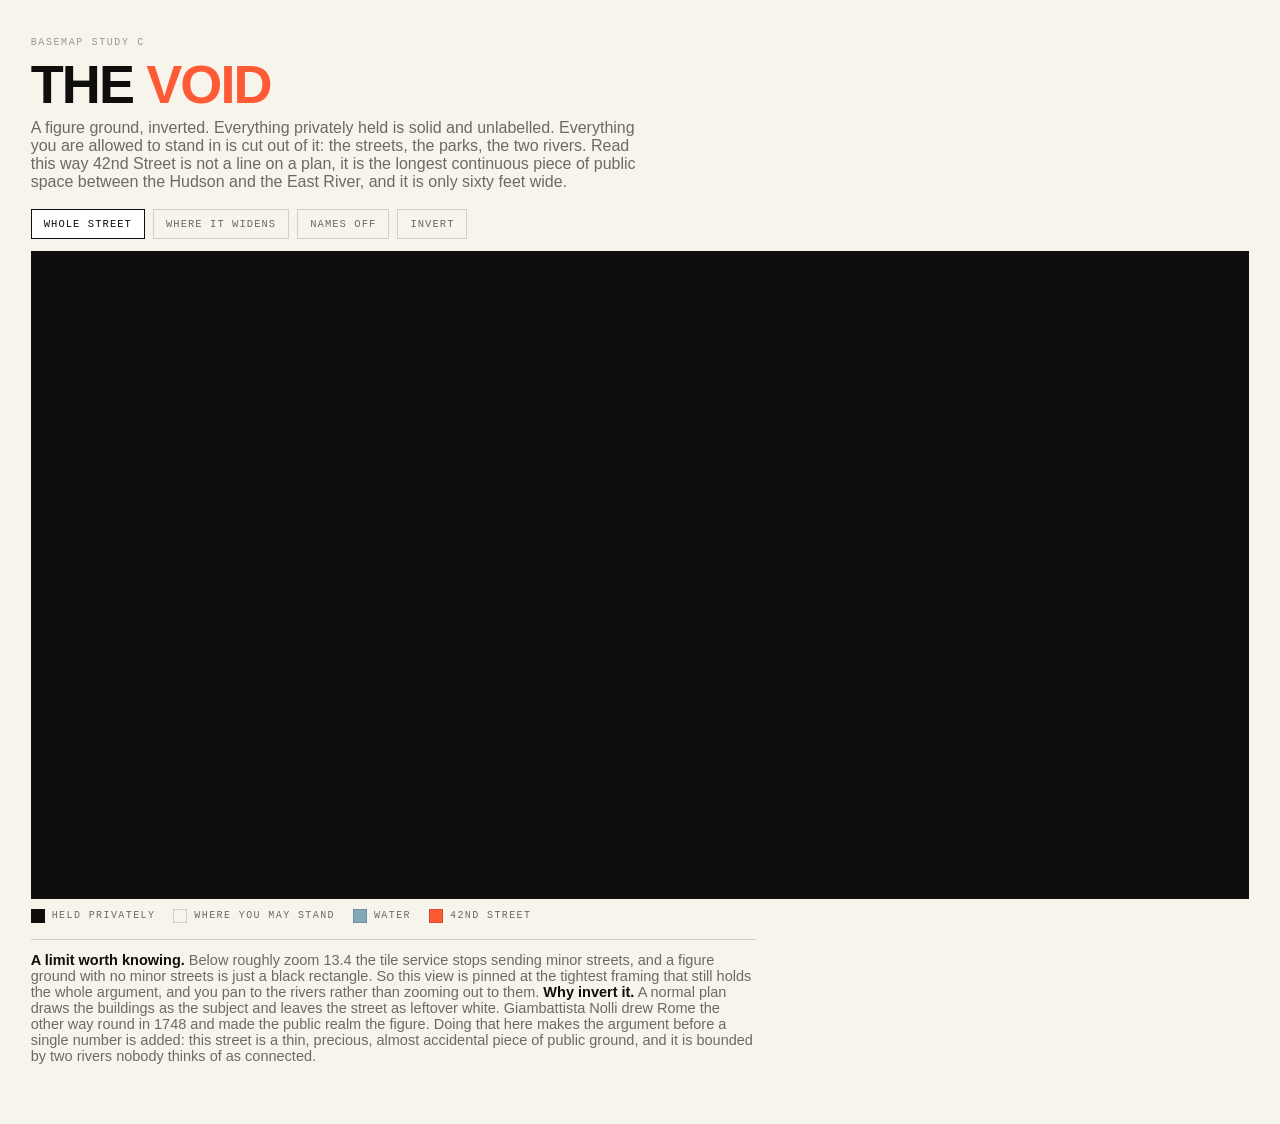
<file: studies/C-void.html>
<!doctype html>
<html lang="en">
<head>
<meta charset="utf-8">
<meta name="viewport" content="width=device-width,initial-scale=1">
<title>C / The void</title>
<link href="https://api.mapbox.com/mapbox-gl-js/v3.6.0/mapbox-gl.css" rel="stylesheet">
<style>
:root{
  --paper:#F7F4EC; --ink:#100E0C; --ink-60:rgba(16,14,12,.6); --ink-40:rgba(16,14,12,.4);
  --hair:rgba(16,14,12,.16); --volt:#D8F546; --flare:#FF5A36; --water:#7FA8B8;
  --sans:"Helvetica Neue",Inter,Arial,sans-serif; --mono:ui-monospace,"SF Mono",Menlo,monospace;
}
*{box-sizing:border-box} html,body{margin:0}
body{background:var(--paper); color:var(--ink); font-family:var(--sans); font-size:16px; -webkit-font-smoothing:antialiased}
.wrap{max-width:1680px; margin:0 auto; padding:clamp(16px,3vh,34px) clamp(14px,2.4vw,32px) 46px}
.lab{font-family:var(--mono); font-size:10px; letter-spacing:.16em; text-transform:uppercase; color:var(--ink-40)}
h1{font-size:clamp(26px,4.4vw,54px); letter-spacing:-.035em; line-height:.98; margin:6px 0 8px; text-transform:uppercase; font-weight:700}
h1 em{font-style:normal; color:var(--flare)}
.sub{max-width:70ch; color:var(--ink-60); font-size:16px; margin:0 0 18px}
.controls{display:flex; gap:8px; flex-wrap:wrap; margin-bottom:12px}
.chip{font-family:var(--mono); font-size:10.5px; letter-spacing:.1em; text-transform:uppercase; cursor:pointer;
  background:none; border:1px solid var(--hair); padding:8px 12px; color:var(--ink-60)}
.chip:hover,.chip[aria-pressed="true"]{border-color:var(--ink); color:var(--ink); background:#fff}
#map{height:clamp(460px,72vh,720px); border:1.5px solid var(--ink); background:var(--ink)}
.key{display:flex; gap:18px; flex-wrap:wrap; margin-top:10px}
.key span{display:inline-flex; gap:7px; align-items:center; font-family:var(--mono); font-size:10px;
  letter-spacing:.14em; text-transform:uppercase; color:var(--ink-60)}
.key i{width:14px; height:14px; display:block; border:1px solid var(--hair)}
.note{max-width:90ch; color:var(--ink-60); font-size:14.5px; margin-top:16px; border-top:1px solid var(--hair); padding-top:12px}
.note b{color:var(--ink)}
.mapboxgl-ctrl-group{border-radius:0 !important; border:1.5px solid var(--ink) !important; box-shadow:none !important}
</style>
<script>
/* Mapbox GL JS v3 starts a web worker, and Chrome refuses to create workers from
   file:// pages because each one is its own opaque origin. Rather than showing a
   grey box, say so and give the one command that fixes it. */
if (location.protocol === 'file:') {
  document.addEventListener('DOMContentLoaded', () => {
    const b = document.createElement('div');
    b.style.cssText = 'position:fixed;inset:0;z-index:9999;background:#0E0C0B;color:#F7F4EC;'
      + 'font:15px/1.7 ui-monospace,Menlo,monospace;padding:min(9vh,70px) min(8vw,60px);overflow:auto';
    b.innerHTML =
      '<div style="max-width:70ch">'
      + '<div style="font-size:12px;letter-spacing:.18em;color:#FF5A36;margin-bottom:18px">CANNOT RUN FROM A FILE URL</div>'
      + '<div style="font:600 clamp(24px,4vw,44px)/1.05 -apple-system,Helvetica,sans-serif;letter-spacing:-.03em;margin-bottom:22px">'
      + 'This page needs a local server</div>'
      + '<p>Mapbox starts a web worker. Chrome will not create a worker from a <code style="color:#D8F546">file://</code> page, '
      + 'because every file URL counts as its own security origin. That is the grey box.</p>'
      + '<p style="margin-top:20px">Open Terminal, paste this once, and leave it running:</p>'
      + '<pre style="background:#1A1614;border-left:3px solid #D8F546;padding:14px 16px;margin:12px 0 20px;'
      + 'white-space:pre-wrap;color:#D8F546">cd ~/Documents/GitHub/river-to-river\npython3 -m http.server 8042 --bind 127.0.0.1</pre>'
      + '<p>Then open <a style="color:#FF5A36" href="http://127.0.0.1:8042/">http://127.0.0.1:8042/</a> '
      + 'and click through to this page from there.</p>'
      + '<p style="margin-top:24px;color:rgba(247,244,236,.55)">The drawings that are pure SVG, like the unrolled street, '
      + 'work fine from a file URL. Only the Mapbox ones need this.</p>'
      + '</div>';
    document.body.appendChild(b);
  });
}
</script>
</head>
<body>
<div class="wrap">
  <p class="lab">Basemap study C</p>
  <h1>The <em>void</em></h1>
  <p class="sub">A figure ground, inverted. Everything privately held is solid and unlabelled. Everything you are allowed to stand in is cut out of it: the streets, the parks, the two rivers. Read this way 42nd Street is not a line on a plan, it is the longest continuous piece of public space between the Hudson and the East River, and it is only sixty feet wide.</p>

  <div class="controls">
    <button class="chip" id="whole" aria-pressed="true">Whole street</button>
    <button class="chip" id="hubs">Where it widens</button>
    <button class="chip" id="labels">Names off</button>
    <button class="chip" id="invert">Invert</button>
  </div>

  <div id="map"></div>

  <div class="key">
    <span><i style="background:#100E0C"></i>Held privately</span>
    <span><i style="background:#F7F4EC"></i>Where you may stand</span>
    <span><i style="background:#7FA8B8"></i>Water</span>
    <span><i style="background:#FF5A36"></i>42nd Street</span>
  </div>

  <p class="note"><b>A limit worth knowing.</b> Below roughly zoom 13.4 the tile service stops sending minor streets, and a figure ground with no minor streets is just a black rectangle. So this view is pinned at the tightest framing that still holds the whole argument, and you pan to the rivers rather than zooming out to them. <b>Why invert it.</b> A normal plan draws the buildings as the subject and leaves the street as leftover white. Giambattista Nolli drew Rome the other way round in 1748 and made the public realm the figure. Doing that here makes the argument before a single number is added: this street is a thin, precious, almost accidental piece of public ground, and it is bounded by two rivers nobody thinks of as connected.</p>
</div>

<script src="data.js"></script>
<script src="https://api.mapbox.com/mapbox-gl-js/v3.6.0/mapbox-gl.js"></script>
<script>
mapboxgl.accessToken='pk.eyJ1IjoiajAwYnkiLCJhIjoiY2x1bHUzbXZnMGhuczJxcG83YXY4czJ3ayJ9.S5PZpU9VDwLMjoX_0x5FDQ';
const LINE=window.LINE42, LEN=LINE[LINE.length-1][0], BEARING=28.9;
const at=ft=>{
  const t=Math.max(0,Math.min(LEN,ft));
  for(let i=0;i<LINE.length-1;i++) if(t>=LINE[i][0]&&t<=LINE[i+1][0]){
    const k=(t-LINE[i][0])/((LINE[i+1][0]-LINE[i][0])||1);
    return [LINE[i][1]+(LINE[i+1][1]-LINE[i][1])*k, LINE[i][2]+(LINE[i+1][2]-LINE[i][2])*k];
  }
  return [LINE[LINE.length-1][1],LINE[LINE.length-1][2]];
};
const HUBS=[[2699,3473,'Port Authority'],[4380,4760,'Times Square'],[5480,6417,'Bryant Park'],[7520,8021,'Grand Central']];

/* a style built from scratch, so nothing arrives that was not asked for */
const INK='#100E0C', PAPER='#F7F4EC', WATER='#7FA8B8';
const style={
  version:8,
  glyphs:'mapbox://fonts/mapbox/{fontstack}/{range}.pbf',
  sources:{ composite:{ type:'vector', url:'mapbox://mapbox.mapbox-streets-v8' } },
  layers:[
    { id:'ground', type:'background', paint:{'background-color':INK} },
    { id:'park', type:'fill', source:'composite', 'source-layer':'landuse',
      filter:['match',['get','class'],['park','pitch','cemetery','grass'],true,false],
      paint:{'fill-color':PAPER,'fill-opacity':.30} },
    { id:'water', type:'fill', source:'composite', 'source-layer':'water',
      paint:{'fill-color':WATER} },
    { id:'roads', type:'line', source:'composite', 'source-layer':'road',
      filter:['match',['get','class'],
        ['motorway','trunk','primary','secondary','tertiary','street','street_limited','pedestrian','path'],true,false],
      paint:{'line-color':PAPER,
        'line-width':['interpolate',['exponential',1.4],['zoom'],11,.4,14,1.6,17,7],
        'line-opacity':.85} },
    { id:'mass', type:'fill', source:'composite', 'source-layer':'building',
      minzoom:13, paint:{'fill-color':'#1B1815','fill-opacity':.9} }
  ]
};

const map=new mapboxgl.Map({container:'map', style, center:at(LEN/2), zoom:13.45, bearing:BEARING, pitch:0});
map.addControl(new mapboxgl.NavigationControl({showCompass:false}),'top-right');

map.on('load',()=>{
  map.addSource('street',{type:'geojson',data:{type:'Feature',
    geometry:{type:'LineString',coordinates:LINE.map(p=>[p[1],p[2]])}}});
  map.addLayer({id:'streetHalo',type:'line',source:'street',
    paint:{'line-color':'#FF5A36','line-width':['interpolate',['exponential',1.4],['zoom'],11,9,14,26,17,80],
      'line-opacity':.20,'line-blur':8}});
  map.addLayer({id:'streetCut',type:'line',source:'street',
    paint:{'line-color':PAPER,'line-width':['interpolate',['exponential',1.4],['zoom'],11,3,14,8,17,26]}});
  map.addLayer({id:'streetEdge',type:'line',source:'street',
    paint:{'line-color':'#FF5A36','line-width':['interpolate',['linear'],['zoom'],11,1.4,17,3.4],'line-opacity':.95}});

  /* where the public room widens out */
  map.addSource('hubs',{type:'geojson',data:{type:'FeatureCollection',features:HUBS.map(([a,b,name])=>{
    const pts=[]; for(let f=a;f<b;f+=60) pts.push(at(f)); pts.push(at(b));
    return {type:'Feature',properties:{name},geometry:{type:'LineString',coordinates:pts}};
  })}});
  map.addLayer({id:'hubBand',type:'line',source:'hubs',
    layout:{visibility:'none'},
    paint:{'line-color':'#D8F546','line-width':['interpolate',['linear'],['zoom'],11,7,17,58],'line-opacity':.35,'line-blur':3}},'streetCut');

  /* only four names, and the two rivers */
  const marks=[[ -60,'Hudson River'],[LEN+60,'East River'],
    ...HUBS.map(([a,b,n])=>[(a+b)/2,n])];
  map.addSource('marks',{type:'geojson',data:{type:'FeatureCollection',features:marks.map(([ft,name])=>({
    type:'Feature',properties:{name},geometry:{type:'Point',coordinates:at(ft)}}))}});
  map.addLayer({id:'marks',type:'symbol',source:'marks',
    layout:{'text-field':['get','name'],'text-size':12,'text-offset':[0,-1.6],
      'text-font':['DIN Pro Bold','Arial Unicode MS Bold'],'text-letter-spacing':.14,
      'text-transform':'uppercase'},
    paint:{'text-color':PAPER,'text-halo-color':INK,'text-halo-width':2.2}});
});

/* The minor street network is not served below about z13.4, and without it the
   figure ground has no figure. So the whole street view is pinned just above
   that, and the ends are reached by panning rather than by zooming out. */
const FIT_ZOOM=13.45;
function fitStreet(duration){
  map.easeTo({center:at(LEN/2), zoom:FIT_ZOOM, bearing:BEARING, pitch:0, duration});
}
const press=e=>{document.querySelectorAll('.chip').forEach(c=>c.removeAttribute('aria-pressed')); e.target.setAttribute('aria-pressed','true');};
document.getElementById('whole').onclick=e=>{ press(e); fitStreet(1000); };
document.getElementById('hubs').onclick=e=>{
  const on=map.getLayoutProperty('hubBand','visibility')==='visible';
  map.setLayoutProperty('hubBand','visibility',on?'none':'visible');
  e.target.textContent=on?'Where it widens':'Widening shown';
};
document.getElementById('labels').onclick=e=>{
  const on=map.getLayoutProperty('marks','visibility')!=='none';
  map.setLayoutProperty('marks','visibility',on?'none':'visible');
  e.target.textContent=on?'Names on':'Names off';
};
let inverted=false;
document.getElementById('invert').onclick=e=>{
  inverted=!inverted;
  map.setPaintProperty('ground','background-color', inverted?PAPER:INK);
  map.setPaintProperty('mass','fill-color', inverted?'#EBE5D8':'#1B1815');
  map.setPaintProperty('roads','line-color', inverted?INK:PAPER);
  map.setPaintProperty('streetCut','line-color', inverted?INK:PAPER);
  map.setPaintProperty('marks','text-color', inverted?INK:PAPER);
  map.setPaintProperty('marks','text-halo-color', inverted?PAPER:INK);
  e.target.textContent=inverted?'Back to void':'Invert';
};
</script>
</body>
</html>
</file>
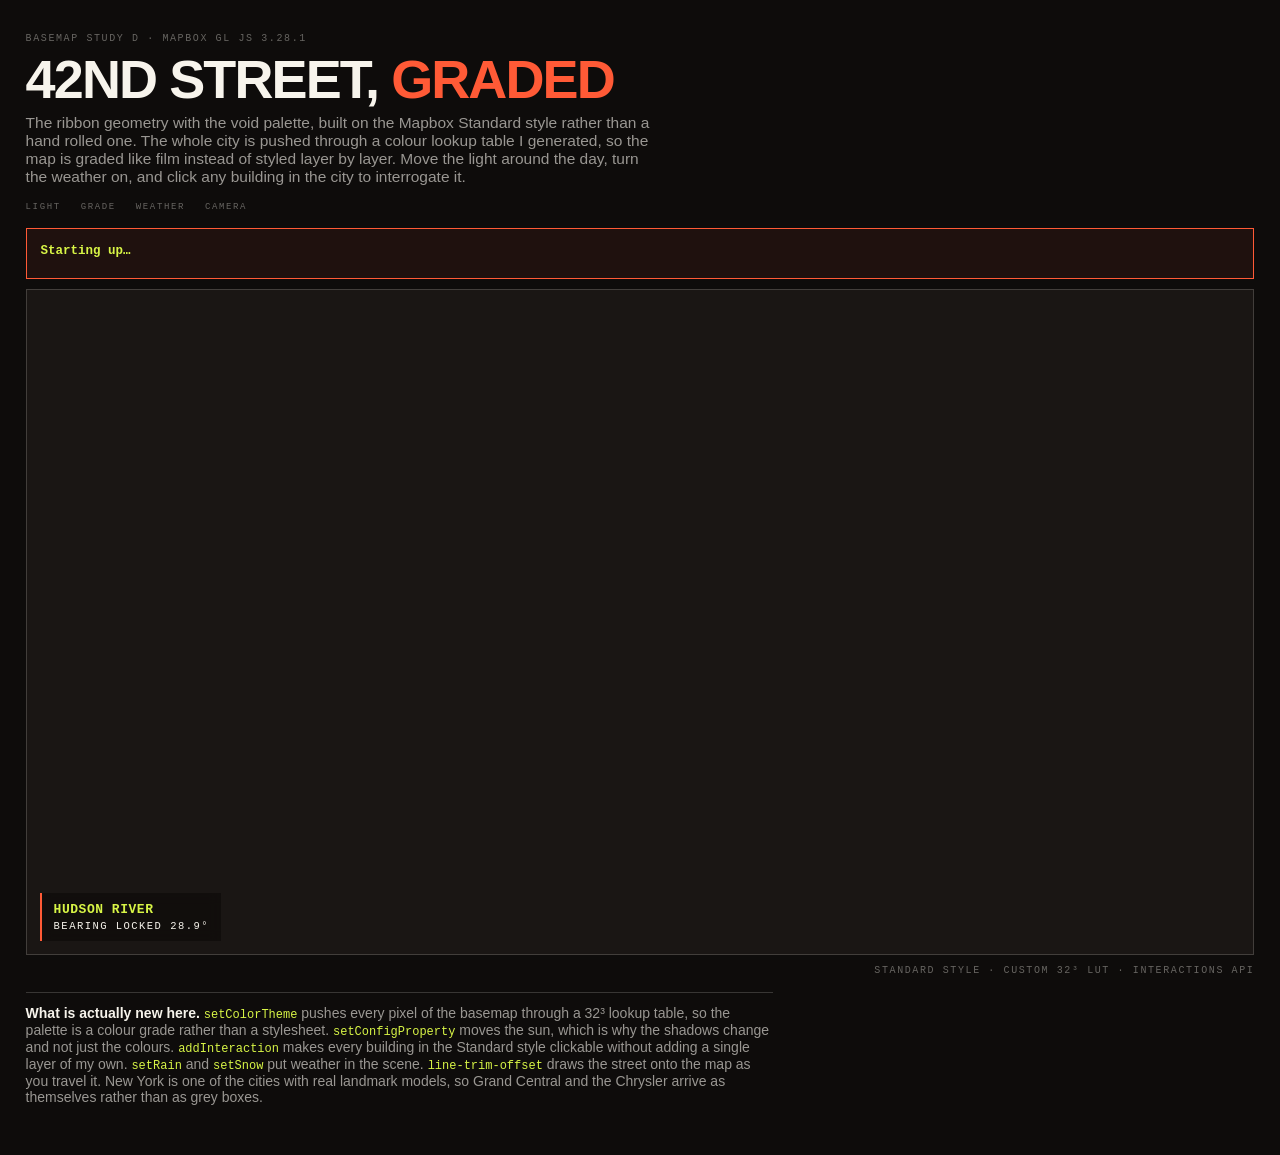
<file: studies/D-standard.html>
<!doctype html>
<html lang="en">
<head>
<meta charset="utf-8">
<meta name="viewport" content="width=device-width,initial-scale=1">
<title>D / 42nd Street, graded</title>
<link href="https://api.mapbox.com/mapbox-gl-js/v3.28.1/mapbox-gl.css" rel="stylesheet">
<style>
:root{
  --paper:#F7F4EC; --ink:#0E0C0B; --ink-2:#1A1614; --ink-60:rgba(247,244,236,.6); --ink-40:rgba(247,244,236,.38);
  --hair:rgba(247,244,236,.18); --volt:#D8F546; --flare:#FF5A36; --slate:#7FA8B8;
  --sans:"Helvetica Neue",Inter,Arial,sans-serif; --mono:ui-monospace,"SF Mono",Menlo,monospace;
}
*{box-sizing:border-box} html,body{margin:0}
body{background:var(--ink); color:var(--paper); font-family:var(--sans); font-size:16px; -webkit-font-smoothing:antialiased}
.wrap{max-width:1720px; margin:0 auto; padding:clamp(14px,2.6vh,28px) clamp(12px,2vw,28px) 40px}
.lab{font-family:var(--mono); font-size:10px; letter-spacing:.16em; text-transform:uppercase; color:var(--ink-40)}
h1{font-size:clamp(26px,4.4vw,54px); letter-spacing:-.035em; line-height:.96; margin:6px 0 8px; text-transform:uppercase; font-weight:700}
h1 em{font-style:normal; color:var(--flare)}
.sub{max-width:74ch; color:var(--ink-60); font-size:15.5px; margin:0 0 16px}

.bar{display:flex; gap:20px; flex-wrap:wrap; align-items:flex-end; margin-bottom:10px}
.set{display:flex; flex-direction:column; gap:6px}
.set>span{font-family:var(--mono); font-size:9px; letter-spacing:.18em; text-transform:uppercase; color:var(--ink-40)}
.chips{display:flex; gap:5px; flex-wrap:wrap}
.chip{font-family:var(--mono); font-size:10px; letter-spacing:.1em; text-transform:uppercase; cursor:pointer;
  background:none; border:1px solid var(--hair); padding:7px 11px; color:var(--ink-60); transition:.15s}
.chip:hover{color:var(--paper); border-color:var(--paper)}
.chip[aria-pressed="true"]{background:var(--volt); border-color:var(--volt); color:var(--ink)}

.stage{position:relative}
#map{height:clamp(460px,74vh,780px); border:1px solid var(--hair); background:var(--ink-2)}
.hud{position:absolute; left:14px; bottom:14px; z-index:5; pointer-events:none;
  font-family:var(--mono); font-size:10.5px; letter-spacing:.14em; text-transform:uppercase;
  background:rgba(14,12,11,.72); border-left:2px solid var(--flare); padding:9px 12px; backdrop-filter:blur(6px)}
.hud b{display:block; color:var(--volt); font-size:13px; letter-spacing:.04em; margin-bottom:3px}

.card{position:absolute; right:14px; top:14px; width:min(300px,44vw); z-index:5;
  background:rgba(14,12,11,.86); border:1px solid var(--hair); padding:14px 15px 16px; backdrop-filter:blur(10px)}
.card[hidden]{display:none}
.card h3{margin:5px 0 4px; font-size:19px; letter-spacing:-.02em; line-height:1.1}
.card dl{display:grid; gap:0; margin:10px 0 0}
.card dl div{display:flex; justify-content:space-between; gap:12px; padding:6px 0; border-top:1px solid var(--hair)}
.card dt{font-family:var(--mono); font-size:9.5px; letter-spacing:.14em; text-transform:uppercase; color:var(--ink-40)}
.card dd{margin:0; font-family:var(--mono); font-size:11.5px; text-align:right}

.diag{font-family:var(--mono); font-size:11.5px; line-height:1.7; border:1px solid var(--flare);
  background:rgba(255,90,54,.07); padding:12px 14px; margin-bottom:10px; white-space:pre-wrap}
.diag b{color:var(--volt); display:block; margin-bottom:4px; font-size:12.5px}
.diag.ok{border-color:var(--hair); background:rgba(247,244,236,.04)}
.diag.ok b{color:var(--volt)}
.foot{display:flex; justify-content:space-between; gap:20px; flex-wrap:wrap; margin-top:10px}
.note{max-width:96ch; color:var(--ink-60); font-size:14px; margin-top:16px; border-top:1px solid var(--hair); padding-top:12px}
.note b{color:var(--paper)}
.note code{font-family:var(--mono); font-size:12px; color:var(--volt)}
.mapboxgl-ctrl-group{border-radius:0 !important; border:1px solid var(--hair) !important; box-shadow:none !important; background:var(--ink-2) !important}
.mapboxgl-ctrl-group button+button{border-top:1px solid var(--hair) !important}
.mapboxgl-ctrl-group button .mapboxgl-ctrl-icon{filter:invert(1)}
.mapboxgl-ctrl-attrib{background:rgba(14,12,11,.7) !important}
.mapboxgl-ctrl-attrib a{color:var(--ink-60) !important}
</style>
<script>
/* Mapbox GL JS v3 starts a web worker, and Chrome refuses to create workers from
   file:// pages because each one is its own opaque origin. Rather than showing a
   grey box, say so and give the one command that fixes it. */
if (location.protocol === 'file:') {
  document.addEventListener('DOMContentLoaded', () => {
    const b = document.createElement('div');
    b.style.cssText = 'position:fixed;inset:0;z-index:9999;background:#0E0C0B;color:#F7F4EC;'
      + 'font:15px/1.7 ui-monospace,Menlo,monospace;padding:min(9vh,70px) min(8vw,60px);overflow:auto';
    b.innerHTML =
      '<div style="max-width:70ch">'
      + '<div style="font-size:12px;letter-spacing:.18em;color:#FF5A36;margin-bottom:18px">CANNOT RUN FROM A FILE URL</div>'
      + '<div style="font:600 clamp(24px,4vw,44px)/1.05 -apple-system,Helvetica,sans-serif;letter-spacing:-.03em;margin-bottom:22px">'
      + 'This page needs a local server</div>'
      + '<p>Mapbox starts a web worker. Chrome will not create a worker from a <code style="color:#D8F546">file://</code> page, '
      + 'because every file URL counts as its own security origin. That is the grey box.</p>'
      + '<p style="margin-top:20px">Open Terminal, paste this once, and leave it running:</p>'
      + '<pre style="background:#1A1614;border-left:3px solid #D8F546;padding:14px 16px;margin:12px 0 20px;'
      + 'white-space:pre-wrap;color:#D8F546">cd ~/Documents/GitHub/river-to-river\npython3 -m http.server 8042 --bind 127.0.0.1</pre>'
      + '<p>Then open <a style="color:#FF5A36" href="http://127.0.0.1:8042/">http://127.0.0.1:8042/</a> '
      + 'and click through to this page from there.</p>'
      + '<p style="margin-top:24px;color:rgba(247,244,236,.55)">The drawings that are pure SVG, like the unrolled street, '
      + 'work fine from a file URL. Only the Mapbox ones need this.</p>'
      + '</div>';
    document.body.appendChild(b);
  });
}
</script>
</head>
<body>
<div class="wrap">
  <p class="lab">Basemap study D &middot; Mapbox GL JS 3.28.1</p>
  <h1>42nd Street, <em>graded</em></h1>
  <p class="sub">The ribbon geometry with the void palette, built on the Mapbox Standard style rather than a hand rolled one. The whole city is pushed through a colour lookup table I generated, so the map is graded like film instead of styled layer by layer. Move the light around the day, turn the weather on, and click any building in the city to interrogate it.</p>

  <div class="bar">
    <div class="set"><span>Light</span><div class="chips" id="light"></div></div>
    <div class="set"><span>Grade</span><div class="chips" id="grade"></div></div>
    <div class="set"><span>Weather</span><div class="chips" id="weather"></div></div>
    <div class="set"><span>Camera</span><div class="chips" id="camera"></div></div>
  </div>

  <div class="diag" id="diag"><b>Starting up…</b></div>

<div class="stage">
    <div id="map"></div>
    <div class="hud"><b id="hudWhere">Hudson River</b><span id="hudSub">Bearing locked 28.9&deg;</span></div>
    <div class="card" id="card" hidden>
      <span class="lab" id="cardKind">Building</span>
      <h3 id="cardName">&nbsp;</h3>
      <dl id="cardFacts"></dl>
    </div>
  </div>

  <div class="foot">
    <span class="lab" id="status">&nbsp;</span>
    <span class="lab">Standard style &middot; custom 32&sup3; LUT &middot; interactions API</span>
  </div>

  <p class="note"><b>What is actually new here.</b>
  <code>setColorTheme</code> pushes every pixel of the basemap through a 32&sup3; lookup table, so the palette is a colour grade rather than a stylesheet.
  <code>setConfigProperty</code> moves the sun, which is why the shadows change and not just the colours.
  <code>addInteraction</code> makes every building in the Standard style clickable without adding a single layer of my own.
  <code>setRain</code> and <code>setSnow</code> put weather in the scene.
  <code>line-trim-offset</code> draws the street onto the map as you travel it.
  New York is one of the cities with real landmark models, so Grand Central and the Chrysler arrive as themselves rather than as grey boxes.</p>
</div>

<script src="grade.js"></script>
<script src="https://api.mapbox.com/mapbox-gl-js/v3.28.1/mapbox-gl.js"></script>
<script>
mapboxgl.accessToken='pk.eyJ1IjoiajAwYnkiLCJhIjoiY2x1bHUzbXZnMGhuczJxcG83YXY4czJ3ayJ9.S5PZpU9VDwLMjoX_0x5FDQ';

const LINE=window.LINE42, LEN=LINE[LINE.length-1][0], BEARING=28.9;
const at=ft=>{
  const t=Math.max(0,Math.min(LEN,ft));
  for(let i=0;i<LINE.length-1;i++) if(t>=LINE[i][0]&&t<=LINE[i+1][0]){
    const k=(t-LINE[i][0])/((LINE[i+1][0]-LINE[i][0])||1);
    return [LINE[i][1]+(LINE[i+1][1]-LINE[i][1])*k, LINE[i][2]+(LINE[i+1][2]-LINE[i][2])*k];
  }
  return [LINE[LINE.length-1][1],LINE[LINE.length-1][2]];
};
const AVES=[[0,'12th Av'],[903,'11th Av'],[1890,'10th Av'],[2699,'9th Av'],[3473,'8th Av'],[4542,'7th Av'],
 [5480,'6th Av'],[6417,'5th Av'],[6932,'Madison'],[7520,'Park Av'],[8021,'Lexington'],[8940,'3rd Av'],
 [9730,'2nd Av'],[10411,'1st Av']];
const set=(id,html)=>{const n=document.getElementById(id); if(n) n.innerHTML=html;};
const status=t=>set('status',t);

/* ── diagnostics ──────────────────────────────────────────────────────
   Every step reports. If the map is a grey box, this panel says which
   step never happened.
   ────────────────────────────────────────────────────────────────── */
const steps=[];
function step(name,ok,detail){
  steps.push((ok?'  ok   ':'  FAIL ')+name+(detail?'   '+detail:''));
  const d=document.getElementById('diag');
  d.innerHTML='<b>'+(ok?'':'Something failed. ')+'Startup</b>'+steps.join('\n');
  d.classList.toggle('ok', steps.every(l=>l.startsWith('  ok')));
}

/* WebGL 2 is mandatory for GL JS v3. Check before blaming anything else. */
(function(){
  const c=document.createElement('canvas');
  const gl=c.getContext('webgl2');
  step('WebGL 2 available', !!gl, gl? (gl.getParameter(gl.VERSION)||'') : 'v3 cannot run without it');
})();
step('mapbox-gl.js loaded', typeof mapboxgl!=='undefined', typeof mapboxgl!=='undefined' ? 'v'+mapboxgl.version : 'script blocked');
step('mapboxgl.supported()', typeof mapboxgl!=='undefined' && (!mapboxgl.supported || mapboxgl.supported()));
step('colour grade data present', !!(window.LUT_NIGHT && window.LUT_NIGHT.length>1000),
     window.LUT_NIGHT ? (Math.round(window.LUT_NIGHT.length/1024)+' KB') : 'grade.js missing');

const map=new mapboxgl.Map({
  container:'map',
  style:'mapbox://styles/mapbox/standard',
  center:at(4600), zoom:15.2, bearing:BEARING, pitch:64,
  antialias:true, attributionControl:true
});
map.addControl(new mapboxgl.NavigationControl({showCompass:false}),'top-right');
map.dragRotate.disable();
map.touchZoomRotate.disableRotation();

let styleLoaded=false;
map.on('error', e=>{
  const msg=(e && e.error && e.error.message) || 'unknown map error';
  step('map error', false, msg);
});
setTimeout(()=>{ if(!styleLoaded) step('style loaded within 10s', false,
  'the style request never completed. Usually a token scope or a blocked request.'); }, 10000);
map.on('load', ()=>step('first tiles painted', true));

/* ── chips ───────────────────────────────────────────────────────────── */
function chips(hostId, items, initial, onPick){
  const host=document.getElementById(hostId);
  items.forEach(([value,label])=>{
    const b=document.createElement('button');
    b.className='chip'; b.type='button'; b.textContent=label;
    b.setAttribute('aria-pressed', String(value===initial));
    b.onclick=()=>{
      [...host.children].forEach((c,i)=>c.setAttribute('aria-pressed', String(items[i][0]===value)));
      onPick(value);
    };
    host.appendChild(b);
  });
}

let ready=false;

map.on('style.load',()=>{
  styleLoaded=true; ready=true;
  step('style loaded', true, map.getStyle().name || 'Mapbox Standard');

  /* Standard configuration. Each one reports separately so a single
     unsupported key cannot take the whole map down with it. */
  cfg('lightPreset','dusk');
  cfg('theme','monochrome');
  cfg('showPointOfInterest',false);
  cfg('showTransitLabels',false);
  cfg('showPlaceLabels',false);
  cfg('showRoadLabels',false);
  cfg('show3dObjects',true);
  step('basemap configured', true, 'dusk / monochrome / labels off');

  addStreet();

  /* the grade goes on LAST and is off by default, because a bad lookup
     table can flatten the whole map to one colour and look like a failure */
  wireInteractions();
});

function addStreet(){
  try{
    map.addSource('street',{type:'geojson', lineMetrics:true, data:{type:'Feature',
      geometry:{type:'LineString',coordinates:LINE.map(p=>[p[1],p[2]])}}});
    map.addLayer({id:'streetGlow', type:'line', source:'street', slot:'middle',
      layout:{'line-cap':'round'},
      paint:{'line-color':'#D8F546','line-emissive-strength':1,
        'line-width':['interpolate',['linear'],['zoom'],12,10,17,58],
        'line-opacity':.22,'line-blur':10}});
    map.addLayer({id:'streetLine', type:'line', source:'street', slot:'middle',
      layout:{'line-cap':'round'},
      paint:{'line-color':'#FF5A36','line-emissive-strength':1.4,
        'line-width':['interpolate',['linear'],['zoom'],12,2,17,7],
        'line-trim-offset':[0,0],'line-trim-color':'rgba(255,90,54,0.12)','line-trim-fade-range':[0,.35]}});
    map.addSource('aves',{type:'geojson',data:{type:'FeatureCollection',features:AVES.map(([ft,name])=>({
      type:'Feature',properties:{name},geometry:{type:'Point',coordinates:at(ft)}}))}});
    map.addLayer({id:'aveLab', type:'symbol', source:'aves', slot:'top',
      layout:{'text-field':['get','name'],'text-size':10.5,'text-offset':[0,-1.3],
        'text-font':['DIN Pro Medium','Arial Unicode MS Regular'],'text-letter-spacing':.14,
        'text-transform':'uppercase'},
      paint:{'text-color':'#F7F4EC','text-halo-color':'#0E0C0B','text-halo-width':1.8,'text-emissive-strength':1}});
    step('street and avenue layers added', true);
  }catch(e){ step('street layers', false, e.message); }
}

function cfg(key,value){
  try{ map.setConfigProperty('basemap',key,value); }
  catch(e){ step('config '+key, false, e.message); }
}

function applyGrade(which){
  if(typeof map.setColorTheme!=='function'){ step('setColorTheme', false, 'not in this build'); return; }
  try{
    if(which==='off'){ map.setColorTheme(null); step('grade removed', true); return; }
    const uri = which==='day' ? window.LUT_DAY : window.LUT_NIGHT;
    if(!uri){ step('grade '+which, false, 'lookup table missing from grade.js'); return; }
    map.setColorTheme({ data: uri });
    step('grade applied', true, which);
  }catch(e){ step('grade '+which, false, e.message); }
}

/* ── the Interactions API, new in 3.x ─────────────────────────────────── */
let hovered=null;
function wireInteractions(){
  const target={ featuresetId:'buildings', importId:'basemap' };
  try{
    map.addInteraction('b-click',{ type:'click', target, handler:e=>{ showBuilding(e.feature); return true; } });
    map.addInteraction('b-enter',{ type:'mouseenter', target, handler:e=>{
      map.getCanvas().style.cursor='pointer';
      if(hovered) map.setFeatureState(hovered,{highlight:false});
      hovered=e.feature; map.setFeatureState(hovered,{highlight:true});
    }});
    map.addInteraction('b-leave',{ type:'mouseleave', target, handler:()=>{
      map.getCanvas().style.cursor='';
      if(hovered) map.setFeatureState(hovered,{highlight:false});
      hovered=null;
    }});
    map.addInteraction('bg-click',{ type:'click', handler:()=>{ document.getElementById('card').hidden=true; } });
    step('building interactions wired', true, 'click any building');
  }catch(e){
    step('interactions API', false, e.message+' — falling back to plain clicks');
    map.on('click',()=>document.getElementById('card').hidden=true);
  }
}

function showBuilding(f){
  const p=f.properties||{};
  const card=document.getElementById('card');
  card.hidden=false;
  set('cardKind', p.class ? String(p.class).replace(/_/g,' ') : 'Building');
  set('cardName', p.name || 'Unnamed building');
  const ft=alongStreet(f);
  const rows=[
    ['Height', p.height ? Math.round(p.height)+' m' : 'not in the tile'],
    ['Floors', p.levels || '—'],
    ['Along 42nd', ft==null ? 'off the corridor' : Math.round(ft).toLocaleString()+' ft from the Hudson'],
    ['Nearest avenue', ft==null ? '—' : nearestAve(ft)]
  ];
  document.getElementById('cardFacts').innerHTML =
    rows.map(([k,v])=>`<div><dt>${k}</dt><dd>${v}</dd></div>`).join('');
}

/* where a clicked feature sits along the street, in feet from the Hudson */
function alongStreet(f){
  let c=null;
  try{
    const g=f.geometry;
    if(!g) return null;
    const flat=[];
    (function walk(x){ if(typeof x[0]==='number') flat.push(x); else x.forEach(walk); })(g.coordinates);
    if(!flat.length) return null;
    c=[flat.reduce((s,p)=>s+p[0],0)/flat.length, flat.reduce((s,p)=>s+p[1],0)/flat.length];
  }catch(e){ return null; }
  const M=(lon,lat)=>[lon*111320*Math.cos(40.755*Math.PI/180), lat*110570];
  const [px,py]=M(c[0],c[1]);
  let best=null;
  for(let i=0;i<LINE.length-1;i++){
    const [f1,lo1,la1]=LINE[i], [f2,lo2,la2]=LINE[i+1];
    const [x1,y1]=M(lo1,la1), [x2,y2]=M(lo2,la2);
    const dx=x2-x1, dy=y2-y1, seg=dx*dx+dy*dy;
    const t=seg? Math.max(0,Math.min(1,((px-x1)*dx+(py-y1)*dy)/seg)) : 0;
    const d=Math.hypot(px-(x1+dx*t), py-(y1+dy*t));
    if(!best||d<best[1]) best=[f1+(f2-f1)*t, d];
  }
  return best && best[1]<160 ? best[0] : null;
}
const nearestAve=ft=>AVES.reduce((a,b)=>Math.abs(b[0]-ft)<Math.abs(a[0]-ft)?b:a)[1];

/* ── controls ─────────────────────────────────────────────────────────── */
chips('light',[['dawn','Dawn'],['day','Day'],['dusk','Dusk'],['night','Night']],'dusk',v=>{
  cfg('lightPreset',v); status('Light preset: '+v);
});
chips('grade',[['off','None'],['night','Void'],['day','Warm']],'off',v=>{ applyGrade(v); status('Grade: '+v); });
chips('weather',[['none','Clear'],['rain','Rain'],['snow','Snow']],'none',v=>{
  try{
    map.setRain(v==='rain' ? {density:.5, intensity:1, color:'#b8c7cc', opacity:.6,
      vignette:.6, 'vignette-color':'#0E0C0B', 'droplet-size':[3,9], 'distortion-strength':.6} : null);
    map.setSnow(v==='snow' ? {density:.45, intensity:.9, color:'#F7F4EC', opacity:.7,
      vignette:.5, 'vignette-color':'#0E0C0B', 'flake-size':.6} : null);
    status(v==='none' ? 'Weather off' : 'Weather: '+v);
  }catch(e){ status('This build does not support precipitation'); }
});
chips('camera',[['corridor','Times Square'],['whole','Whole street'],['plan','Plan'],['travel','Travel it']],'corridor',v=>{
  if(v==='corridor') map.easeTo({center:at(4600),zoom:15.2,pitch:64,bearing:BEARING,duration:1200});
  if(v==='whole'){
    const b=new mapboxgl.LngLatBounds(); [0,LEN].forEach(f=>b.extend(at(f)));
    map.fitBounds(b,{bearing:BEARING,pitch:56,padding:{top:70,bottom:70,left:30,right:30},duration:1400});
  }
  if(v==='plan') map.easeTo({pitch:0,bearing:BEARING,duration:1000});
  if(v==='travel') travel();
});

/* ── travel the street, drawing it as you go ──────────────────────────── */
let travelling=false;
function travel(){
  if(travelling||!ready) return;
  travelling=true;
  map.easeTo({center:at(0), zoom:16, pitch:72, bearing:BEARING, duration:1400});
  const t0=performance.now()+1400, dur=30000;
  const step=now=>{
    const k=Math.max(0,Math.min(1,(now-t0)/dur));
    const ft=k*LEN;
    map.jumpTo({center:at(ft), zoom:16, pitch:72, bearing:BEARING});
    try{ map.setPaintProperty('streetLine','line-trim-offset',[k,1]); }catch(e){}
    set('hudWhere', ft<80?'Hudson River' : ft>LEN-80?'East River' : nearestAve(ft));
    set('hudSub', Math.round(ft).toLocaleString()+' ft &middot; '+(ft/5280).toFixed(2)+' mi');
    if(k<1) requestAnimationFrame(step); else { travelling=false; status('Arrived at the East River'); }
  };
  requestAnimationFrame(step);
}
map.on('error',e=>{ if(e && e.error) status('Map: '+e.error.message); });
</script>
</body>
</html>
</file>
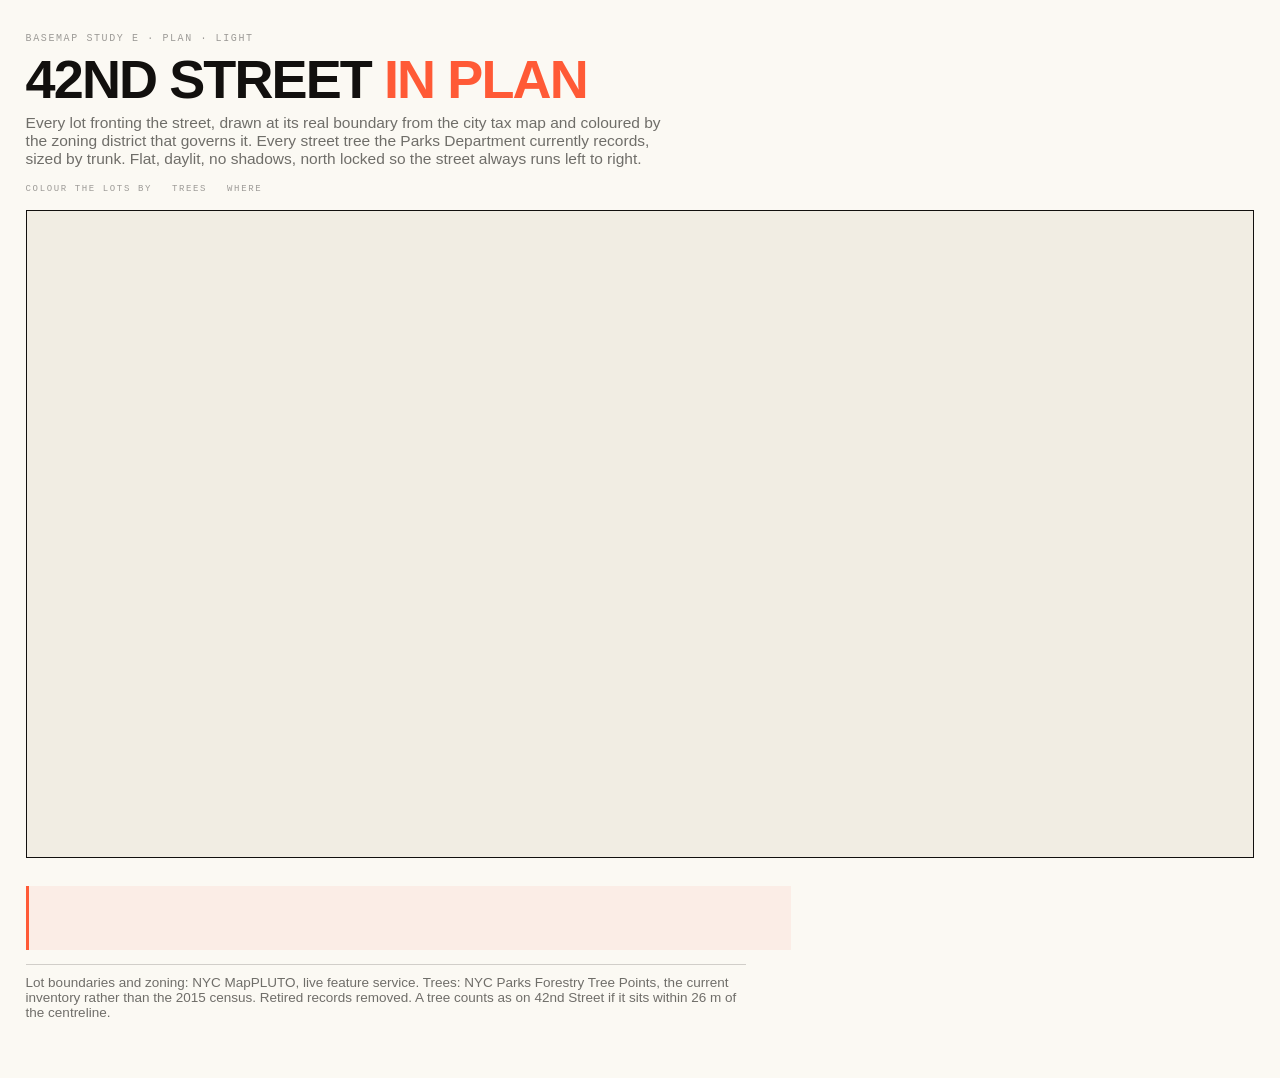
<file: studies/E-plan.html>
<!doctype html>
<html lang="en">
<head>
<meta charset="utf-8">
<meta name="viewport" content="width=device-width,initial-scale=1">
<title>E / 42nd Street in plan</title>
<link href="https://api.mapbox.com/mapbox-gl-js/v3.28.1/mapbox-gl.css" rel="stylesheet">
<style>
:root{
  --paper:#FBF9F3; --paper-2:#F1EDE3; --ink:#12100E; --ink-60:rgba(18,16,14,.6); --ink-40:rgba(18,16,14,.4);
  --hair:rgba(18,16,14,.18);
  --c5a:#FFC24D; --c5b:#FF9E2C; --c5c:#FF5A36;
  --c6a:#A8C7FF; --c6b:#4C7DFF; --c6c:#2B5BE0; --c6d:#1B3FB8; --c6e:#0E2280;
  --park:#2E9E4F; --resid:#E5006D; --leaf:#2E9E4F; --volt:#D8F546;
  --sans:"Helvetica Neue",Inter,Arial,sans-serif; --mono:ui-monospace,"SF Mono",Menlo,monospace;
}
*{box-sizing:border-box} html,body{margin:0}
body{background:var(--paper); color:var(--ink); font-family:var(--sans); font-size:16px; -webkit-font-smoothing:antialiased}
.wrap{max-width:1760px; margin:0 auto; padding:clamp(14px,2.6vh,28px) clamp(12px,2vw,28px) 44px}
.lab{font-family:var(--mono); font-size:10px; letter-spacing:.16em; text-transform:uppercase; color:var(--ink-40)}
h1{font-size:clamp(26px,4.4vw,54px); letter-spacing:-.035em; line-height:.96; margin:6px 0 8px; text-transform:uppercase; font-weight:700}
h1 em{font-style:normal; color:var(--c5c)}
.sub{max-width:76ch; color:var(--ink-60); font-size:15.5px; margin:0 0 16px}

.bar{display:flex; gap:20px; flex-wrap:wrap; align-items:flex-end; margin-bottom:10px}
.set{display:flex; flex-direction:column; gap:6px}
.set>span{font-family:var(--mono); font-size:9px; letter-spacing:.18em; text-transform:uppercase; color:var(--ink-40)}
.chips{display:flex; gap:5px; flex-wrap:wrap}
.chip{font-family:var(--mono); font-size:10px; letter-spacing:.1em; text-transform:uppercase; cursor:pointer;
  background:none; border:1px solid var(--hair); padding:7px 11px; color:var(--ink-60); transition:.15s}
.chip:hover{color:var(--ink); border-color:var(--ink)}
.chip[aria-pressed="true"]{background:var(--ink); border-color:var(--ink); color:var(--paper)}

.stage{position:relative}
#map{height:clamp(440px,72vh,760px); border:1.5px solid var(--ink); background:var(--paper-2)}
.card{position:absolute; right:12px; top:12px; width:min(300px,44vw); z-index:5;
  background:rgba(251,249,243,.95); border:1.5px solid var(--ink); padding:13px 14px 15px; backdrop-filter:blur(8px)}
.card[hidden]{display:none}
.card h3{margin:5px 0 2px; font-size:18px; letter-spacing:-.02em; line-height:1.15}
.card .zonechip{display:inline-block; font-family:var(--mono); font-size:10px; letter-spacing:.12em;
  padding:3px 7px; margin-top:8px; color:#fff}
.card dl{display:grid; margin:10px 0 0}
.card dl div{display:flex; justify-content:space-between; gap:12px; padding:5px 0; border-top:1px solid var(--hair)}
.card dt{font-family:var(--mono); font-size:9.5px; letter-spacing:.13em; text-transform:uppercase; color:var(--ink-40)}
.card dd{margin:0; font-family:var(--mono); font-size:11.5px; text-align:right}

.tip{position:fixed; z-index:60; pointer-events:none; opacity:0; transform:translateY(3px);
  transition:opacity .12s, transform .12s; background:var(--ink); color:var(--paper);
  padding:8px 11px; max-width:250px; border-left:3px solid var(--leaf)}
.tip[data-show="true"]{opacity:1; transform:none}
.tip b{display:block; font-size:14px; letter-spacing:-.01em}
.tip i{display:block; font-style:italic; font-size:12px; opacity:.7; margin:1px 0 5px}
.tip span{font-family:var(--mono); font-size:10px; letter-spacing:.1em; text-transform:uppercase; color:var(--volt)}

.legend{display:flex; gap:22px; flex-wrap:wrap; margin-top:12px; align-items:flex-start}
.legend section{display:flex; flex-direction:column; gap:5px}
.legend h4{margin:0 0 3px; font-family:var(--mono); font-size:9px; letter-spacing:.18em; text-transform:uppercase; color:var(--ink-40); font-weight:400}
.legend .row{display:flex; gap:12px; flex-wrap:wrap}
.legend span{display:inline-flex; gap:6px; align-items:center; font-family:var(--mono); font-size:10px;
  letter-spacing:.06em; color:var(--ink-60)}
.legend i{width:13px; height:13px; display:block; border:1px solid rgba(18,16,14,.3)}
.legend i.dot{border-radius:50%}

.finding{border-left:3px solid var(--c5c); background:rgba(255,90,54,.07); padding:12px 14px; margin-top:16px; max-width:86ch}
.finding b{display:block; font-size:17px; letter-spacing:-.02em; margin-bottom:4px}
.finding p{margin:0; font-size:14.5px; color:var(--ink-60)}
.note{max-width:96ch; color:var(--ink-60); font-size:13.5px; margin-top:14px; border-top:1px solid var(--hair); padding-top:10px}
.mapboxgl-ctrl-group{border-radius:0 !important; border:1.5px solid var(--ink) !important; box-shadow:none !important}
</style>
<script>
if (location.protocol === 'file:') {
  document.addEventListener('DOMContentLoaded', () => {
    const b=document.createElement('div');
    b.style.cssText='position:fixed;inset:0;z-index:9999;background:#12100E;color:#FBF9F3;font:15px/1.7 ui-monospace,Menlo,monospace;padding:70px 60px';
    b.innerHTML='<div style="max-width:70ch"><div style="color:#FF5A36;letter-spacing:.18em;font-size:12px;margin-bottom:16px">CANNOT RUN FROM A FILE URL</div>'
      +'<div style="font:600 40px/1.05 -apple-system,Helvetica,sans-serif;letter-spacing:-.03em;margin-bottom:20px">Serve it over localhost</div>'
      +'<pre style="background:#1A1614;border-left:3px solid #D8F546;padding:14px;color:#D8F546;white-space:pre-wrap">cd ~/Documents/GitHub/river-to-river\npython3 -m http.server 8042 --bind 127.0.0.1</pre>'
      +'<p>Then open <a style="color:#FF5A36" href="http://127.0.0.1:8042/basemap/E-plan.html">http://127.0.0.1:8042/basemap/E-plan.html</a></p></div>';
    document.body.appendChild(b);
  });
}
</script>
</head>
<body>
<div class="wrap">
  <p class="lab">Basemap study E &middot; plan &middot; light</p>
  <h1>42nd Street <em>in plan</em></h1>
  <p class="sub">Every lot fronting the street, drawn at its real boundary from the city tax map and coloured by the zoning district that governs it. Every street tree the Parks Department currently records, sized by trunk. Flat, daylit, no shadows, north locked so the street always runs left to right.</p>

  <div class="bar">
    <div class="set"><span>Colour the lots by</span><div class="chips" id="mode"></div></div>
    <div class="set"><span>Trees</span><div class="chips" id="trees"></div></div>
    <div class="set"><span>Where</span><div class="chips" id="where"></div></div>
  </div>

  <div class="stage">
    <div id="map"></div>
    <div class="card" id="card" hidden></div>
  </div>

  <div class="legend" id="legend"></div>

  <div class="finding">
    <b id="findingHead">&nbsp;</b>
    <p id="findingBody">&nbsp;</p>
  </div>

  <p class="note">Lot boundaries and zoning: NYC MapPLUTO, live feature service. Trees: NYC Parks Forestry Tree Points, the current inventory rather than the 2015 census. Retired records removed. A tree counts as on 42nd Street if it sits within 26 m of the centreline.</p>
</div>

<script src="plandata.js"></script>
<script src="https://api.mapbox.com/mapbox-gl-js/v3.28.1/mapbox-gl.js"></script>
<script>
mapboxgl.accessToken='pk.eyJ1IjoiajAwYnkiLCJhIjoiY2x1bHUzbXZnMGhuczJxcG83YXY4czJ3ayJ9.S5PZpU9VDwLMjoX_0x5FDQ';
const LINE=window.LINE42, LOTS=window.LOTS_POLY, TREES=window.TREES;
const LEN=LINE[LINE.length-1][0], BEARING=28.9;
const at=ft=>{
  const t=Math.max(0,Math.min(LEN,ft));
  for(let i=0;i<LINE.length-1;i++) if(t>=LINE[i][0]&&t<=LINE[i+1][0]){
    const k=(t-LINE[i][0])/((LINE[i+1][0]-LINE[i][0])||1);
    return [LINE[i][1]+(LINE[i+1][1]-LINE[i][1])*k, LINE[i][2]+(LINE[i+1][2]-LINE[i][2])*k];
  }
  return [LINE[LINE.length-1][1],LINE[LINE.length-1][2]];
};
const AVES=[[0,'12th Av'],[903,'11th Av'],[1890,'10th Av'],[2699,'9th Av'],[3473,'8th Av'],[4542,'7th Av'],
 [5480,'6th Av'],[6417,'5th Av'],[6932,'Madison'],[7520,'Park Av'],[8021,'Lexington'],[8940,'3rd Av'],
 [9730,'2nd Av'],[10411,'1st Av']];
const commas=n=>Math.round(n).toLocaleString('en-US');
const $=s=>document.querySelector(s);

/* ── zoning palette: warm for the C5 core, cool for the C6 belt ───────── */
const ZONE={
  'C5-2':'#FFC24D','C5-2.5':'#FF9E2C','C5-3':'#FF5A36',
  'C6-2':'#A8C7FF','C6-4':'#4C7DFF','C6-5':'#2B5BE0','C6-6':'#1B3FB8','C6-7':'#0E2280',
  'R10':'#E5006D','PARK':'#2E9E4F'
};
const zoneColor=['match',['get','zone'],
  ...Object.entries(ZONE).flatMap(([k,v])=>[k,v]), '#B9B1A1'];

/* trees, coloured by the condition the city recorded */
const COND={Excellent:'#1F7A3A',Good:'#2E9E4F',Fair:'#FFC24D',Poor:'#FF9E2C',Critical:'#FF5A36',Dead:'#8A8A8A',Unknown:'#B9B1A1'};

/* stretches with no street tree, computed from the data itself */
const treeGaps=(()=>{
  const out=[]; let prev=0;
  TREES.forEach(t=>{ if(t.ft-prev>400) out.push([prev,t.ft]); prev=Math.max(prev,t.ft); });
  if(LEN-prev>400) out.push([prev,LEN]);
  return out;
})();
const gapFeet=treeGaps.reduce((s,[a,b])=>s+(b-a),0);

const map=new mapboxgl.Map({
  container:'map', style:'mapbox://styles/mapbox/standard',
  center:at(LEN/2), zoom:14.1, bearing:BEARING, pitch:0, antialias:true
});
map.addControl(new mapboxgl.NavigationControl({showCompass:false}),'top-right');
map.dragRotate.disable(); map.touchZoomRotate.disableRotation();

let mode='zoning', treeMode='all';

map.on('style.load',()=>{
  /* flat, daylit, nothing casting a shadow */
  const cfg=(k,v)=>{ try{ map.setConfigProperty('basemap',k,v); }catch(e){} };
  cfg('lightPreset','day');
  cfg('theme','faded');
  cfg('show3dObjects',false);          /* no extrusions means no shadows */
  cfg('showPointOfInterest',false);
  cfg('showTransitLabels',false);
  cfg('showPlaceLabels',false);
  cfg('showRoadLabels',false);

  /* ── lots ── */
  map.addSource('lots',{type:'geojson',data:LOTS,promoteId:'bbl'});
  map.addLayer({id:'lotFill',type:'fill',source:'lots',slot:'middle',
    paint:{'fill-color':zoneColor,
      'fill-opacity':['case',['boolean',['feature-state','hover'],false],.92,
        ['case',['==',['get','side'],'n'],.62,.52]],
      'fill-emissive-strength':1}});
  map.addLayer({id:'lotLine',type:'line',source:'lots',slot:'middle',
    paint:{'line-color':'#12100E',
      'line-width':['case',['boolean',['feature-state','hover'],false],2.4,
        ['interpolate',['linear'],['zoom'],13,.35,17,1.1]],
      'line-opacity':.85,'line-emissive-strength':1}});

  /* ── the street ── */
  map.addSource('street',{type:'geojson',data:{type:'Feature',
    geometry:{type:'LineString',coordinates:LINE.map(p=>[p[1],p[2]])}}});
  map.addLayer({id:'streetLine',type:'line',source:'street',slot:'middle',
    paint:{'line-color':'#12100E','line-width':['interpolate',['linear'],['zoom'],13,1,17,3],
      'line-opacity':.45,'line-emissive-strength':1}});

  /* ── the stretches with no tree ── */
  map.addSource('gaps',{type:'geojson',data:{type:'FeatureCollection',features:treeGaps.map(([a,b])=>{
    const pts=[]; for(let f=a;f<b;f+=60) pts.push(at(f)); pts.push(at(b));
    return {type:'Feature',properties:{len:Math.round(b-a)},geometry:{type:'LineString',coordinates:pts}};
  })}});
  map.addLayer({id:'gapBand',type:'line',source:'gaps',slot:'middle',
    layout:{visibility:'none'},
    paint:{'line-color':'#FF5A36','line-width':['interpolate',['linear'],['zoom'],13,10,17,60],
      'line-opacity':.22,'line-blur':4,'line-emissive-strength':1}});

  /* ── trees ── */
  map.addSource('trees',{type:'geojson',data:{type:'FeatureCollection',features:TREES.map((t,i)=>({
    type:'Feature',id:i,properties:t,geometry:{type:'Point',coordinates:[t.lon,t.lat]}}))}});
  map.addLayer({id:'treeDots',type:'circle',source:'trees',slot:'top',
    paint:{
      'circle-color':['match',['get','cond'],...Object.entries(COND).flatMap(([k,v])=>[k,v]),'#B9B1A1'],
      'circle-radius':['interpolate',['linear'],['zoom'],
        13,['max',1.6,['*',.12,['get','dbh']]],
        17,['max',4,['*',.55,['get','dbh']]]],
      'circle-stroke-color':'#FBF9F3','circle-stroke-width':1.1,
      'circle-opacity':.95,'circle-emissive-strength':1}});

  /* ── avenue names, the only labels ── */
  map.addSource('aves',{type:'geojson',data:{type:'FeatureCollection',features:AVES.map(([ft,name])=>({
    type:'Feature',properties:{name},geometry:{type:'Point',coordinates:at(ft)}}))}});
  map.addLayer({id:'aveLab',type:'symbol',source:'aves',slot:'top',
    layout:{'text-field':['get','name'],'text-size':10.5,'text-offset':[0,-1.4],
      'text-font':['DIN Pro Medium','Arial Unicode MS Regular'],'text-letter-spacing':.14,
      'text-transform':'uppercase'},
    paint:{'text-color':'#12100E','text-halo-color':'#FBF9F3','text-halo-width':2,'text-emissive-strength':1}});

  wire();
  paintMode();
  legend();
  finding();
});

/* ── interaction ─────────────────────────────────────────────────────── */
const tip=document.createElement('div'); tip.className='tip'; document.body.appendChild(tip);
let hoverLot=null, hoverTree=null;

function wire(){
  map.on('mousemove','lotFill',e=>{
    const f=e.features[0];
    if(hoverLot!==null) map.setFeatureState({source:'lots',id:hoverLot},{hover:false});
    hoverLot=f.id; map.setFeatureState({source:'lots',id:hoverLot},{hover:true});
    map.getCanvas().style.cursor='pointer';
  });
  map.on('mouseleave','lotFill',()=>{
    if(hoverLot!==null) map.setFeatureState({source:'lots',id:hoverLot},{hover:false});
    hoverLot=null; map.getCanvas().style.cursor='';
  });
  map.on('click','lotFill',e=>showLot(e.features[0].properties));

  map.on('mousemove','treeDots',e=>{
    const p=e.features[0].properties;
    tip.innerHTML=`<b>${p.common}</b><i>${p.latin||''}</i>`
      +`<span>${p.dbh} in trunk &middot; ${p.cond}</span>`;
    tip.dataset.show='true';
    tip.style.left=Math.min(innerWidth-262, e.originalEvent.clientX+15)+'px';
    tip.style.top=(e.originalEvent.clientY+15)+'px';
    map.getCanvas().style.cursor='crosshair';
  });
  map.on('mouseleave','treeDots',()=>{ tip.dataset.show='false'; map.getCanvas().style.cursor=''; });
}

function showLot(p){
  const card=$('#card'); card.hidden=false;
  const col=ZONE[p.zone]||'#B9B1A1';
  const pct=p.allowed>0 ? Math.round(p.built/p.allowed*100) : 0;
  card.innerHTML=
    `<span class="lab">${p.side==='n'?'North side':'South side'} &middot; ${p.year||'year unknown'}</span>`
    +`<h3>${p.addr||'Unnamed lot'}</h3>`
    +`<span class="zonechip" style="background:${col}">${p.zone||'no district'}</span>`
    +`<dl>`
    +`<div><dt>Owner</dt><dd>${p.owner||'—'}</dd></div>`
    +`<div><dt>Lot area</dt><dd>${commas(p.lotarea)} sq ft</dd></div>`
    +`<div><dt>Floors</dt><dd>${p.floors||'—'}</dd></div>`
    +`<div><dt>Built</dt><dd>${p.built} of ${p.allowed} FAR</dd></div>`
    +`<div><dt>Using</dt><dd>${pct}% of its allowance</dd></div>`
    +`<div><dt>Unbuilt</dt><dd>${commas(p.unbuilt)} sq ft</dd></div>`
    +(p.lm==1?`<div><dt>Landmark</dt><dd>yes</dd></div>`:'')
    +`</dl>`;
}

/* ── modes ───────────────────────────────────────────────────────────── */
function chips(host,items,initial,pick){
  const h=document.getElementById(host);
  items.forEach(([v,l])=>{
    const b=document.createElement('button'); b.className='chip'; b.type='button'; b.textContent=l;
    b.setAttribute('aria-pressed',String(v===initial));
    b.onclick=()=>{[...h.children].forEach((c,i)=>c.setAttribute('aria-pressed',String(items[i][0]===v))); pick(v);};
    h.appendChild(b);
  });
}
chips('mode',[['zoning','Zoning'],['capacity','Unbuilt capacity'],['age','Year built'],['plain','Nothing']],'zoning',v=>{mode=v; paintMode(); legend();});
chips('trees',[['all','All 281'],['cond','By condition'],['gaps','Where there are none'],['off','Off']],'all',v=>{treeMode=v; paintTrees(); legend(); finding();});
chips('where',[['whole','Whole street'],['times','Times Square'],['west','West of 9th'],['east','East of 3rd']],'whole',v=>{
  if(v==='whole'){ map.easeTo({center:at(LEN/2),zoom:14.1,bearing:BEARING,pitch:0,duration:1100}); }
  if(v==='times'){ map.easeTo({center:at(4560),zoom:16,bearing:BEARING,pitch:0,duration:1100}); }
  if(v==='west'){ map.easeTo({center:at(1400),zoom:15.4,bearing:BEARING,pitch:0,duration:1100}); }
  if(v==='east'){ map.easeTo({center:at(9600),zoom:15.4,bearing:BEARING,pitch:0,duration:1100}); }
});

function paintMode(){
  if(!map.getLayer('lotFill')) return;
  const c = mode==='zoning' ? zoneColor
    : mode==='capacity' ? ['interpolate',['linear'],['get','unbuilt'],
        0,'#E7E2D6', 40000,'#FFC24D', 160000,'#FF5A36', 540000,'#E5006D']
    : mode==='age' ? ['interpolate',['linear'],['get','year'],
        1890,'#0E2280', 1930,'#4C7DFF', 1970,'#FFC24D', 2010,'#FF5A36']
    : '#DED8C9';
  map.setPaintProperty('lotFill','fill-color',c);
}
function paintTrees(){
  if(!map.getLayer('treeDots')) return;
  const on = treeMode!=='off';
  map.setLayoutProperty('treeDots','visibility', on?'visible':'none');
  map.setLayoutProperty('gapBand','visibility', treeMode==='gaps'?'visible':'none');
  map.setPaintProperty('treeDots','circle-color',
    treeMode==='cond' ? ['match',['get','cond'],...Object.entries(COND).flatMap(([k,v])=>[k,v]),'#B9B1A1'] : '#2E9E4F');
}

function legend(){
  const zoneRows = mode==='zoning'
    ? `<section><h4>Zoning district</h4><div class="row">${
        Object.entries(ZONE).map(([k,v])=>`<span><i style="background:${v}"></i>${k}</span>`).join('')}</div></section>`
    : mode==='capacity'
    ? `<section><h4>Unbuilt floor area</h4><div class="row">${
        [['#E7E2D6','none'],['#FFC24D','some'],['#FF5A36','a lot'],['#E5006D','the most']]
        .map(([c,t])=>`<span><i style="background:${c}"></i>${t}</span>`).join('')}</div></section>`
    : mode==='age'
    ? `<section><h4>Year built</h4><div class="row">${
        [['#0E2280','1890s'],['#4C7DFF','1930s'],['#FFC24D','1970s'],['#FF5A36','2010s']]
        .map(([c,t])=>`<span><i style="background:${c}"></i>${t}</span>`).join('')}</div></section>`
    : '';
  const treeRows = treeMode==='off' ? ''
    : treeMode==='cond'
    ? `<section><h4>Tree condition</h4><div class="row">${
        Object.entries(COND).map(([k,v])=>`<span><i class="dot" style="background:${v}"></i>${k}</span>`).join('')}</div></section>`
    : `<section><h4>Street trees</h4><div class="row">
        <span><i class="dot" style="background:#2E9E4F"></i>one tree, sized by trunk</span></div></section>`;
  $('#legend').innerHTML=zoneRows+treeRows;
}

function finding(){
  if(treeMode==='gaps'){
    $('#findingHead').textContent=commas(gapFeet)+' feet of 42nd Street has no street tree at all';
    $('#findingBody').textContent=
      `That is ${Math.round(gapFeet/LEN*100)} per cent of the street, in ${treeGaps.length} stretches, `
      +`and they sit exactly where the crowds are: 8th Avenue through Times Square to 6th, and Madison through Grand Central to 3rd. `
      +`The famous parts of this street are the parts with nothing growing on them.`;
  } else {
    const good=TREES.filter(t=>t.cond==='Good'||t.cond==='Excellent').length;
    $('#findingHead').textContent=TREES.length+' street trees, and the city rates '+good+' of them good or better';
    $('#findingBody').textContent=
      'London planetree, thornless honeylocust and Japanese pagoda tree account for more than half of them. '
      +'Hover any dot for the species. Then switch the trees to "where there are none".';
  }
}
map.on('error',e=>console.warn('map:',e && e.error && e.error.message));
</script>
</body>
</html>
</file>
<file: analysis/style.css>
/* ═══════════════════════════════════════════════════════════════════════
   42nd STREET, LOT BY LOT
   Palette is deliberately loud: bone paper, hard black, one electric
   accent that only ever means "unused capacity".
   ═══════════════════════════════════════════════════════════════════════ */

:root{
  /* ground */
  --paper:        #F7F4EC;
  --paper-warm:   #EFE9DC;
  --ink:          #100E0C;
  --ink-60:       rgba(16,14,12,.68);   /* was .60, 2.62:1 against this paper */
  --ink-40:       rgba(16,14,12,.40);
  --hair:         rgba(16,14,12,.16);

  /* the loud ones */
  --volt:         #D8F546;   /* electric lime, the accent that carries capacity */
  --volt-deep:    #A9C900;
  --flare:        #FF5A36;   /* coral, the high end of every ramp */
  --magenta:      #E5006D;   /* the very top */
  --cobalt:       #1B4CFF;   /* city ownership */
  --grape:        #7C3AED;   /* tax exempt */
  --stone:        #B9B1A1;   /* private, deliberately dull */

  /* type */
  --sans: "Helvetica Neue", Inter, Arial, sans-serif;
  --mono: ui-monospace, "SF Mono", SFMono-Regular, Menlo, monospace;
  --hand: "Bradley Hand", "Snell Roundhand", "Segoe Print", cursive;

  --shell: 1440px;
  --gut: clamp(16px, 3vw, 44px);
}

*{ box-sizing:border-box }
html{ scroll-behavior:smooth }
body{
  margin:0; background:var(--paper); color:var(--ink);
  font-family:var(--sans); font-size:17px; line-height:1.55;
  -webkit-font-smoothing:antialiased; text-rendering:optimizeLegibility;
}
.shell{ max-width:var(--shell); margin:0 auto; padding-inline:var(--gut) }

h1,h2,h3,h4{ margin:0; font-weight:600; letter-spacing:-.03em; line-height:1 }
p{ margin:0 }
a{ color:inherit }

/* ── shared type ──────────────────────────────────────────────────────── */
.tag,.numeral,.figure__label,.panel__eyebrow,.hint,.legend,.facts,.colophon dt{
  font-family:var(--mono); font-size:10.5px; letter-spacing:.16em; text-transform:uppercase;
}
.ph{ background:rgba(229,0,109,.09); box-shadow:0 1px 0 var(--magenta) inset; }
.hand{ font-family:var(--hand); font-size:19px; line-height:1.3; color:var(--magenta); letter-spacing:0 }

/* ── masthead ─────────────────────────────────────────────────────────── */
.masthead{ padding-top:clamp(16px,3vh,30px) }
.rule-top{
  display:flex; gap:10px; flex-wrap:wrap; align-items:center;
  padding-bottom:12px; border-bottom:1.5px solid var(--ink);
}
.tag{ color:var(--ink-60); border:1px solid var(--hair); padding:5px 9px; line-height:1 }
.tag--live{ background:var(--volt); border-color:var(--ink); color:var(--ink) }

.display{
  font-size:clamp(58px, 15.5vw, 232px); line-height:.80; letter-spacing:-.055em;
  font-weight:700; margin:clamp(18px,4vh,44px) 0 clamp(20px,4vh,40px); text-transform:uppercase;
}
.display__nd{ font-size:.42em; vertical-align:super; letter-spacing:-.02em }
.display em{
  display:block; font-style:normal; color:var(--flare);
  font-size:.62em; line-height:.86; letter-spacing:-.05em; margin-top:.06em;
}
.display__to{ font-size:.5em; color:var(--ink); padding:0 .12em; vertical-align:.08em }
.display--sm{ font-size:clamp(28px,4vw,52px); margin:0 }

.masthead__grid{
  display:grid; grid-template-columns:minmax(0,1.15fr) minmax(0,.85fr);
  gap:clamp(20px,4vw,64px); align-items:start;
  padding-bottom:clamp(24px,5vh,52px); border-bottom:1.5px solid var(--ink);
}
@media (max-width:820px){ .masthead__grid{ grid-template-columns:1fr } }
.standfirst{ font-size:clamp(19px,2.1vw,25px); line-height:1.35; letter-spacing:-.01em; max-width:34ch }
.colophon{ display:grid; grid-template-columns:auto 1fr; gap:6px 18px; margin:6px 0 0; align-content:start }
.colophon dt{ color:var(--ink-40) }
.colophon dd{ margin:0; font-size:14px; border-bottom:1px solid var(--hair); padding-bottom:6px }

/* ── headline figures ─────────────────────────────────────────────────── */
.figures{ padding:clamp(22px,4vh,44px) 0 clamp(28px,5vh,56px); border-bottom:1.5px solid var(--ink) }
.figures__grid{ display:grid; grid-template-columns:repeat(4,1fr); gap:clamp(12px,2.4vw,34px) }
@media (max-width:900px){ .figures__grid{ grid-template-columns:repeat(2,1fr) } }
.figure{ display:block; font-family:var(--mono); letter-spacing:-.04em; line-height:.94 }
.figures .figure{ font-size:clamp(32px,4.9vw,66px); white-space:nowrap }
.figures .figure em{ font-style:normal; color:var(--flare) }
.figure__label{ display:block; color:var(--ink-60); margin-top:10px; max-width:22ch }
.figures__grid > div{ border-top:1.5px solid var(--ink); padding-top:12px }

/* ── section furniture ────────────────────────────────────────────────── */
section{ padding:clamp(38px,7vh,86px) 0 }
.section-head{ display:grid; grid-template-columns:auto 1fr; gap:6px clamp(16px,2.5vw,30px); margin-bottom:clamp(18px,3vh,34px) }
.numeral{ color:var(--ink-40); padding-top:9px }
.section-head h2{ font-size:clamp(28px,4.4vw,58px); letter-spacing:-.035em; text-transform:uppercase }
.section-head__sub{ grid-column:2; max-width:60ch; color:var(--ink-60); font-size:16px }

/* ── chapters ─────────────────────────────────────────────────────────── */
.chapters{ display:grid; grid-template-columns:repeat(4,1fr); gap:0; border:1.5px solid var(--ink); margin-bottom:clamp(14px,2.4vh,22px) }
@media (max-width:820px){ .chapters{ grid-template-columns:repeat(2,1fr) } }
.chapter{
  appearance:none; background:none; border:0; border-right:1.5px solid var(--ink);
  padding:14px 16px 16px; text-align:left; cursor:pointer; color:var(--ink-60);
  font:inherit; transition:background .18s ease, color .18s ease;
}
.chapter:last-child{ border-right:0 }
.chapter:hover{ background:var(--paper-warm); color:var(--ink) }
.chapter[aria-selected="true"]{ background:var(--volt); color:var(--ink) }
.chapter b{ display:block; font-size:clamp(15px,1.5vw,19px); font-weight:600; letter-spacing:-.02em; margin-top:3px }
.chapter i{ font-family:var(--mono); font-size:9.5px; letter-spacing:.16em; text-transform:uppercase; font-style:normal; opacity:.75 }

/* ── stage ────────────────────────────────────────────────────────────── */
.stage{ display:grid; grid-template-columns:minmax(0,1fr) clamp(300px,26vw,380px); gap:clamp(12px,1.6vw,20px) }
@media (max-width:1040px){ .stage{ grid-template-columns:1fr } }
.stage__map{ margin:0 }
#map{ height:clamp(420px,66vh,660px); border:1.5px solid var(--ink); background:var(--paper-warm) }
.stage__foot{ display:flex; justify-content:space-between; gap:18px; flex-wrap:wrap; padding-top:10px }
.hint{ color:var(--ink-40) }
.legend{ display:flex; gap:16px; flex-wrap:wrap; color:var(--ink-60) }
.legend span{ display:inline-flex; gap:7px; align-items:center }
.legend i{ width:12px; height:12px; border-radius:50%; display:block; border:1px solid rgba(16,14,12,.25) }

.stage__side{ display:grid; gap:clamp(12px,1.6vw,20px); align-content:start }
.panel{ border:1.5px solid var(--ink); padding:clamp(16px,1.6vw,22px) }
.panel--headline{ background:var(--ink); color:var(--paper) }
.panel--headline .figure{ font-size:clamp(30px,3.6vw,46px); color:var(--volt) }
.panel--headline .figure__label{ color:rgba(247,244,236,.6) }
.panel--headline p{ margin-top:14px; font-size:15.5px; color:rgba(247,244,236,.86) }
.panel--headline .hand{ color:var(--volt); margin-top:14px }
.panel--headline .ph{ background:rgba(216,245,70,.14); box-shadow:0 1px 0 var(--volt) inset }

.panel__eyebrow{ display:block; color:var(--ink-40) }
.panel--lot h3{ font-size:clamp(19px,2vw,25px); letter-spacing:-.025em; margin:6px 0 0 }
.panel--lot[data-empty="true"] .facts{ display:none }

.capacity{ margin-top:16px }
.capacity__track{ height:10px; background:repeating-linear-gradient(90deg,var(--volt) 0 4px,transparent 4px 8px); border:1px solid var(--ink); position:relative }
.capacity__built{ position:absolute; inset:0 auto 0 0; background:var(--ink); transition:width .5s cubic-bezier(.3,.9,.25,1) }
.capacity__scale{ display:flex; justify-content:space-between; font-family:var(--mono); font-size:10px; letter-spacing:.1em; text-transform:uppercase; color:var(--ink-60); margin-top:7px }

.facts{ display:grid; gap:0; margin:16px 0 0 }
.facts div{ display:flex; justify-content:space-between; gap:14px; padding:7px 0; border-top:1px solid var(--hair) }
.facts dt{ color:var(--ink-40) }
.facts dd{ margin:0; text-align:right; font-family:var(--mono); font-size:11.5px; letter-spacing:.02em; text-transform:none; color:var(--ink) }

/* ── league table ─────────────────────────────────────────────────────── */
.table{ list-style:none; margin:0; padding:0; border-top:1.5px solid var(--ink) }
.table li{ border-bottom:1px solid var(--hair) }
.row{
  display:grid; grid-template-columns:44px minmax(0,1.5fr) minmax(0,1.6fr) 96px minmax(0,1fr);
  gap:clamp(10px,1.6vw,24px); align-items:center; width:100%;
  background:none; border:0; padding:13px 6px; cursor:pointer; font:inherit; text-align:left;
  transition:background .16s ease, padding-left .16s ease;
}
@media (max-width:900px){
  .row{ grid-template-columns:34px minmax(0,1fr) 84px; }
  .row__owner,.row__bar{ display:none }
}
.row:hover,.row.is-active{ background:var(--volt); padding-left:14px }
.row__rank{ font-family:var(--mono); font-size:11px; color:var(--ink-40) }
.row:hover .row__rank{ color:var(--ink) }
.row__addr{ font-size:clamp(15px,1.5vw,19px); font-weight:600; letter-spacing:-.02em; overflow:hidden; text-overflow:ellipsis; white-space:nowrap }
.row__owner{ font-family:var(--mono); font-size:11px; color:var(--ink-60); overflow:hidden; text-overflow:ellipsis; white-space:nowrap; text-transform:uppercase; letter-spacing:.08em }
.row__num{ font-family:var(--mono); font-size:13px; text-align:right; letter-spacing:-.01em }
.row__bar{ height:9px; background:var(--paper-warm); border:1px solid var(--hair); position:relative }
.row__bar i{ position:absolute; inset:0 auto 0 0; background:var(--flare) }
.row:hover .row__bar{ border-color:var(--ink) }

/* ── ownership ────────────────────────────────────────────────────────── */
.split{ display:grid; grid-template-columns:repeat(auto-fit,minmax(190px,1fr)); gap:clamp(12px,2vw,26px) }
.split > div{ border-top:1.5px solid var(--ink); padding-top:12px }
.split .figure{ font-size:clamp(28px,3.6vw,48px) }
.swatch{ width:14px; height:14px; display:inline-block; border:1px solid var(--ink); vertical-align:-2px; margin-right:8px }
.waffle{ display:grid; grid-template-columns:repeat(41,1fr); gap:4px; margin-top:clamp(20px,3vh,34px) }
@media (max-width:820px){ .waffle{ grid-template-columns:repeat(21,1fr) } }
.waffle span{ aspect-ratio:1; border:1px solid rgba(16,14,12,.22) }

.waffle__note{ margin-top:clamp(16px,2.4vh,26px); font-size:clamp(18px,2vw,25px); line-height:1.3;
  letter-spacing:-.015em; max-width:44ch }
.waffle__note b{ font-weight:600; box-shadow:0 -.5em 0 var(--volt) inset }


/* ── the record ───────────────────────────────────────────────────────── */
.record{ border-bottom:1.5px solid var(--ink) }
.quote{ margin:0 0 clamp(20px,3vh,34px) }
.quote blockquote{
  margin:0; font-size:clamp(21px,2.9vw,40px); line-height:1.16; letter-spacing:-.03em; font-weight:500;
  text-indent:-.42em;
}
.quote--lead blockquote{ max-width:24ch; font-size:clamp(26px,4.6vw,64px); line-height:1.05 }
.quote--lead blockquote::first-letter{ color:var(--flare) }
.quote figcaption{
  font-family:var(--mono); font-size:10.5px; letter-spacing:.16em; text-transform:uppercase;
  color:var(--ink-40); margin-top:14px; padding-top:10px; border-top:1px solid var(--hair);
}
.record__pair{ display:grid; grid-template-columns:minmax(0,1.05fr) minmax(0,.95fr); gap:clamp(20px,4vw,60px);
  padding-bottom:clamp(24px,4vh,48px) }
@media (max-width:900px){ .record__pair{ grid-template-columns:1fr } }
.record__gloss h4{ font-family:var(--mono); font-size:10.5px; letter-spacing:.16em; text-transform:uppercase;
  color:var(--ink-40); margin:0 0 8px }
.record__gloss h4+p{ margin-bottom:22px }
.record__gloss p{ font-size:16px; color:var(--ink-60); max-width:46ch }

/* timeline: one horizontal band, fifty years */
.timeline{
  list-style:none; margin:clamp(10px,2vh,20px) 0 0; padding:0;
  display:grid; grid-auto-flow:column; grid-auto-columns:minmax(112px,1fr);
  overflow-x:auto; border-top:1.5px solid var(--ink); scrollbar-width:thin;
}
.timeline li{ padding:14px 14px 18px 0; border-right:1px solid var(--hair); position:relative }
.timeline li::before{
  content:""; position:absolute; top:-1.5px; left:0; width:9px; height:9px;
  background:var(--ink); transform:translateY(-50%);
}
.timeline li[data-key="true"]::before{ background:var(--flare); width:13px; height:13px }
.timeline b{ display:block; font-family:var(--mono); font-size:13px; letter-spacing:.04em; margin-bottom:7px }
.timeline li[data-key="true"] b{ color:var(--flare) }
.timeline span{ display:block; font-size:13.5px; line-height:1.3; color:var(--ink-60) }
.caption{ font-family:var(--mono); font-size:10px; letter-spacing:.07em; color:var(--ink-40); margin-top:12px; max-width:80ch }
.caption--warn{ color:var(--magenta) }

.lessons{ display:grid; grid-template-columns:repeat(auto-fit,minmax(230px,1fr)); gap:clamp(14px,2.4vw,32px);
  margin-top:clamp(26px,4vh,52px) }
.lessons > div{ border-top:1.5px solid var(--ink); padding-top:13px }
.lessons h4{ font-size:clamp(17px,1.8vw,22px); letter-spacing:-.02em; margin-bottom:8px }
.lessons p{ font-size:15px; color:var(--ink-60) }

/* ── instruments matrix ───────────────────────────────────────────────── */
.instruments{ border-top:1.5px solid var(--ink) }
.matrix{ border-top:1.5px solid var(--ink) }
.instrument-row{
  display:grid; grid-template-columns:34px minmax(0,1.25fr) minmax(0,1.5fr) 128px minmax(0,.9fr);
  gap:clamp(10px,1.8vw,26px); align-items:start; padding:16px 0; border-bottom:1px solid var(--hair);
}
@media (max-width:900px){
  .instrument-row{ grid-template-columns:28px minmax(0,1fr); }
  .instrument-row__reach,.instrument-row__num,.instrument-row__bar{ grid-column:2 }
}
.instrument-row__n{ font-family:var(--mono); font-size:11px; color:var(--ink-40); padding-top:4px }
.instrument-row__name{ font-size:clamp(16px,1.7vw,21px); font-weight:600; letter-spacing:-.02em }
.instrument-row__reach{ font-size:14.5px; color:var(--ink-60) }
.instrument-row__note{ display:block; font-style:normal; font-family:var(--mono); font-size:10.5px;
  letter-spacing:.06em; color:var(--magenta); margin-top:8px; line-height:1.5 }
.instrument-row__num{ font-family:var(--mono); font-size:13px; text-align:right }
.instrument-row__num em{ display:block; font-style:normal; font-size:10px; letter-spacing:.14em;
  text-transform:uppercase; color:var(--ink-40); margin-top:4px }
.instrument-row__bar{ height:10px; border:1px solid var(--hair); background:var(--paper-warm); position:relative; margin-top:5px }
.instrument-row__bar i{ position:absolute; inset:0 auto 0 0; background:var(--cobalt) }
.instrument-row:hover{ background:var(--paper-warm) }

/* ── confidence ───────────────────────────────────────────────────────── */
.confidence{ border-top:1.5px solid var(--ink); background:var(--paper-warm) }
.grades{ display:grid; grid-template-columns:repeat(3,1fr); gap:clamp(12px,2vw,26px); margin-bottom:clamp(26px,4vh,50px) }
@media (max-width:820px){ .grades{ grid-template-columns:1fr } }
.grade{ display:flex; flex-direction:column; border-top:1.5px solid var(--ink); padding-top:12px }
.grade__bar{ height:12px; flex:0 0 auto; margin-bottom:14px; background:var(--volt) }
.grade--special .grade__bar{ background:var(--flare) }
.grade--landmark .grade__bar{ background:var(--magenta) }
.grade .figure{ font-size:clamp(24px,3vw,38px) }
.grade p{ font-size:14.5px; color:var(--ink-60); margin-top:10px }

.caveats{ display:grid; gap:0; border-top:1.5px solid var(--ink) }
.caveat{ display:grid; grid-template-columns:44px minmax(0,1fr); gap:clamp(10px,2vw,26px);
  padding:18px 0; border-bottom:1px solid var(--hair) }
.caveat__n{ font-family:var(--mono); font-size:11px; color:var(--magenta); padding-top:3px }
.caveat h4{ font-size:clamp(17px,1.9vw,23px); letter-spacing:-.02em; margin-bottom:7px }
.caveat p{ font-size:15.5px; color:var(--ink-60); max-width:78ch }

/* flags in the league table */
.flag{ font-family:var(--mono); font-style:normal; font-size:9px; letter-spacing:.14em; text-transform:uppercase;
  padding:3px 6px; margin-left:10px; vertical-align:2px; border:1px solid currentColor }
.flag--landmark{ color:var(--magenta) }
.flag--special{ color:var(--ink-40) }

/* ── method ───────────────────────────────────────────────────────────── */
.method{ border-top:1.5px solid var(--ink) }
.method__grid{ display:grid; grid-template-columns:repeat(auto-fit,minmax(215px,1fr)); gap:clamp(16px,2.6vw,38px) }
.method__grid h4{ font-family:var(--mono); font-size:10.5px; letter-spacing:.16em; text-transform:uppercase; color:var(--ink-40); margin-bottom:9px }
.method__grid p{ font-size:15px; color:var(--ink-60) }

/* ── foot ─────────────────────────────────────────────────────────────── */
.foot{ background:var(--ink); color:var(--paper); padding:clamp(34px,6vh,72px) 0 }
.foot__grid{ display:flex; justify-content:space-between; align-items:baseline; gap:20px; flex-wrap:wrap }
.foot a{ font-family:var(--mono); font-size:13px; letter-spacing:.1em; text-transform:uppercase;
  text-decoration-color:var(--volt); text-underline-offset:6px }

/* ── tooltip ──────────────────────────────────────────────────────────── */
.tooltip{
  position:fixed; z-index:60; pointer-events:none; opacity:0; transform:translateY(3px);
  transition:opacity .13s ease, transform .13s ease;
  background:var(--ink); color:var(--paper); padding:9px 11px; max-width:250px;
  border-left:3px solid var(--volt);
}
.tooltip[data-show="true"]{ opacity:1; transform:none }
.tooltip b{ display:block; font-size:14px; letter-spacing:-.01em; margin-bottom:3px }
.tooltip span{ font-family:var(--mono); font-size:10.5px; letter-spacing:.1em; text-transform:uppercase; color:var(--volt) }

/* ── mapbox overrides ─────────────────────────────────────────────────── */
.mapboxgl-ctrl-group{ border-radius:0 !important; border:1.5px solid var(--ink) !important; box-shadow:none !important }
.mapboxgl-ctrl-group button+button{ border-top:1px solid var(--hair) !important }
.mapboxgl-ctrl-attrib{ font-family:var(--mono); font-size:9px }

@media (prefers-reduced-motion:reduce){
  *{ animation:none !important; transition:none !important }
  html{ scroll-behavior:auto }
}
</file>
<file: plan/style.css>
/* ═══════════════════════════════════════════════════════════════════════
   42nd STREET · PLAN SHEET
   A drawing sheet with a rail of questions. A shut row shows the question and
   its figure. What explains the figure is one press lower, never on the way.
   ═══════════════════════════════════════════════════════════════════════ */

:root{
  --paper:#FCFAF5; --paper-2:#F4F0E6; --paper-3:#E9E4D6;
  /* text inks. three, and no others. */
  --ink:#14120F;
  --ink-2:rgba(20,18,15,.78);   /* legend text, range labels. 9.16:1 on paper */
  --ink-3:rgba(20,18,15,.62);   /* labels, captions, ticks, units. 5.16:1 on paper, 5.0:1 on paper-2 */
  /* structure, and the tier ramp on the ruler. not for text. */
  --ink-fill:rgba(20,18,15,.72); --ink-30:rgba(20,18,15,.30);
  --hair:rgba(20,18,15,.13); --hair-2:rgba(20,18,15,.22);

  --c5-2:#FFC24D; --c5-25:#FF9E2C; --c5-3:#FF5A36;
  --c6-2:#A8C7FF; --c6-4:#4C7DFF; --c6-5:#2B5BE0; --c6-6:#1B3FB8; --c6-7:#0E2280;
  --r10:#E5006D; --park:#2E9E4F;
  --leaf:#2E9E4F; --alarm:#FF5A36; --asphalt:#6E6A62;

  --sans:"Helvetica Neue",Inter,Arial,sans-serif;
  --serif:Charter,"Bitstream Charter","Sitka Text",Cambria,"Iowan Old Style",Georgia,serif;
  --mono:Menlo,Consolas,monospace;   /* kept as a token. used nowhere unless a digit-aligned table needs it */
  --rail:clamp(310px,27vw,392px);
  --map-min:160px;     /* stacked, the shortest the map may be before the first screen gives way */

  /* one scale, designed on a 16px floor */
  --t-fine:.8125rem;   /* the map credit and the print foot only */
  --t-base:1rem;       /* labels, values, captions, legends, ticks, controls */
  --t-read:1.03rem;    /* serif prose */
  --t-q:1.125rem;      /* row question, card section heads, key h4 */
  --t-card:1.25rem;    /* card title */
  --t-fig:1.5rem;      /* row headline figure */
  --t-title:clamp(1.5rem,3vw,2.125rem);
}

*{box-sizing:border-box}
html,body{margin:0;height:100%}
body{background:var(--paper); color:var(--ink); font:400 var(--t-base)/1.35 var(--sans);
  font-variant-numeric:lining-nums; -webkit-font-smoothing:antialiased;
  display:flex; flex-direction:column; overflow:hidden}
button,input,select{font:inherit; color:inherit}
a{color:var(--ink); text-underline-offset:2px}

/* a label: what a thing is, in the quiet ink. below 18px rank comes from weight and ink. */
.lab{margin:0; font:400 var(--t-base)/1.35 var(--sans); color:var(--ink-3)}
/* running sentences, and nothing else, are set in the serif */
.says, .lead, .flag p, .note, .src, .intro p, .intro li, .mapnone p{
  font:400 var(--t-read)/1.55 var(--serif); font-variant-numeric:lining-nums; color:var(--ink); max-width:38em}
.says b, .flag p b, .note b{font-weight:400}
.sr{position:absolute; width:1px; height:1px; margin:-1px; overflow:hidden; clip-path:inset(50%); white-space:nowrap}

/* ── title block: one line ────────────────────────────────────────────── */
.head{display:flex; justify-content:space-between; align-items:center; gap:4px 24px; flex-wrap:wrap;
  max-width:100%; min-height:60px; padding:8px clamp(16px,2vw,24px); border-bottom:1.5px solid var(--ink); flex:0 0 auto}
.head__id{display:flex; align-items:baseline; gap:4px 16px; flex-wrap:wrap; min-width:0}
.head h1{margin:0; font:700 var(--t-title)/1.1 var(--sans); letter-spacing:-.035em; text-transform:uppercase}
.head__subject{margin:0; color:var(--ink)}
.head__tools{display:flex; flex-wrap:wrap; gap:8px; flex:0 0 auto; min-width:0}
/* only the printed sheet has these: the picture of the map, the station mark inside the ruler
   drawing, and the foot */
#mapShot, .mapnone, .head__meta.printfoot, .pmark{display:none}

/* a worded button */
.mini{min-height:44px; min-width:44px; padding:8px 12px; background:none; border:1px solid var(--hair-2);
  color:var(--ink); cursor:pointer; white-space:nowrap}
.mini:hover{border-color:var(--ink)}
.mini:focus-visible, .linkbtn:focus-visible, .intro__go:focus-visible, summary:focus-visible,
.ctl select:focus-visible, .ctl input:focus-visible, .check input:focus-visible{outline:2px solid var(--ink); outline-offset:2px}

/* ── sheet ────────────────────────────────────────────────────────────── */
.sheet{flex:1; display:grid; grid-template-columns:var(--rail) minmax(0,1fr); min-height:0}
/* grid items default to min-width:auto, so the map canvas was forcing this column
   wider than the viewport and dragging the ruler off the right edge with it */
.sheet > *{min-width:0}

/* ── the rail of questions ────────────────────────────────────────────── */
.layers{border-right:1.5px solid var(--ink); background:var(--paper);
  display:flex; flex-direction:column; min-height:0; overflow:hidden}
#layerList{flex:1 1 auto; min-height:0; overflow-y:auto; overscroll-behavior:contain}

/* the three headings the questions sit under */
.group{display:flex; align-items:center; min-height:32px; padding:4px 16px; background:var(--paper-2);
  border-bottom:1px solid var(--hair)}
.group h2{margin:0; font:600 var(--t-base)/1.35 var(--sans); color:var(--ink-3)}
.group--foot{justify-content:space-between; min-height:60px; background:none; border-bottom:0}

/* a shut row is one button: the question and its figure, then the unit under them */
.layer{border-bottom:1px solid var(--hair)}
.layer__bar{margin:0; font:inherit}
.layer__head{display:grid; grid-template-columns:minmax(0,1fr) auto; gap:0 12px; align-items:baseline;
  width:100%; min-height:64px; padding:8px 16px; border:0; background:none; text-align:left; cursor:pointer;
  font:600 var(--t-q)/1.25 var(--sans); letter-spacing:-.012em; color:var(--ink)}
.layer__head:hover{background:var(--paper-2)}
.layer__head:focus-visible{outline:2px solid var(--ink); outline-offset:-2px}
.layer__name{min-width:0; overflow-wrap:break-word}
/* the square says the row is drawn on the map. it keeps its room when it is not, so questions line up. */
.layer__on{display:inline-block; width:8px; height:8px; margin-right:8px; vertical-align:2px; border:1px solid transparent}
.layer[data-on="true"] .layer__on{background:var(--ink)}
.layer__on--key{background:var(--ink)}
.layer__fig{display:contents}
.layer__fig b{font:600 var(--t-fig)/1.1 var(--sans); font-variant-numeric:tabular-nums lining-nums;
  letter-spacing:-.02em; text-align:right; white-space:nowrap}
.layer__fig small{grid-column:1 / -1; font:400 var(--t-base)/1.35 var(--sans); letter-spacing:0; color:var(--ink-3);
  text-align:right; overflow-wrap:break-word}
.layer[data-open="true"] .layer__head{background:var(--paper-2)}

.layer__body{display:none; padding:12px 16px 12px}
.layer[data-open="true"] .layer__body{display:block}
.says{margin:0 0 12px}
.lead{margin:0 0 12px}
/* one rhythm down an open row, whatever the blocks are */
.layer__body [data-legend] > * + *{margin-top:14px}
.layer__body [data-legend] > .lab + .lotrows{margin-top:4px}

/* controls inside a row */
.ctl{display:flex; flex-direction:column; gap:4px; margin-bottom:12px}
.ctl label{color:var(--ink-3)}
.ctl select, .ctl input[type="text"]{min-height:44px; padding:8px 12px; border:1px solid var(--hair-2);
  background:var(--paper); color:var(--ink); border-radius:0; width:100%}
/* the hour of day. label and reading share a line, the slider gets a 44px row to itself */
.ctl--hour{flex-direction:row; flex-wrap:wrap; justify-content:space-between; align-items:baseline; gap:0 12px}
.ctl--hour > *{min-width:0}
.ctl--hour output{font-weight:500; font-variant-numeric:tabular-nums lining-nums}
.ctl--hour input{flex:1 1 100%; width:100%; min-height:44px; margin:0; accent-color:var(--ink); cursor:pointer}

/* show on map: the drawn switch is a 34 by 19 track and knob inside a 44px button */
.swrow{display:flex; align-items:center; gap:8px; width:100%; min-height:44px; padding:0; margin:0 0 4px;
  border:0; background:none; cursor:pointer; text-align:left; color:var(--ink)}
.swrow:focus-visible{outline:2px solid var(--ink); outline-offset:2px}
.sw{position:relative; flex:0 0 34px; height:19px; border:1.5px solid var(--ink); background:var(--paper)}
.sw::after{content:""; position:absolute; top:2.5px; left:2.5px; width:12px; height:11px; background:var(--ink-30); transition:.16s}
.swrow[aria-pressed="true"] .sw{background:var(--ink)}
.swrow[aria-pressed="true"] .sw::after{left:16.5px; background:var(--paper)}
.check{display:flex; align-items:center; gap:12px; min-height:44px; cursor:pointer}
.check input{flex:0 0 auto; width:20px; height:20px; margin:0; accent-color:var(--ink)}
.opt{display:flex; gap:8px; flex-wrap:wrap; margin-bottom:12px}
.opt button{min-height:44px; padding:8px 12px; background:none; border:1px solid var(--hair-2); color:var(--ink);
  cursor:pointer; text-align:left}
.opt button:hover{border-color:var(--ink)}
.opt button[aria-pressed="true"]{background:var(--ink); border-color:var(--ink); color:var(--paper)}
.opt button:focus-visible{outline:2px solid var(--ink); outline-offset:2px}

/* ── the key ──────────────────────────────────────────────────────────── */
.key{margin:0}
.key h4, .flag h4, .panel h4{margin:0 0 4px; font:600 var(--t-q)/1.25 var(--sans); letter-spacing:-.012em; color:var(--ink)}
.key p{margin:0 0 8px; color:var(--ink-3)}
.key ul{list-style:none; margin:0; padding:0}
.key li{display:flex; align-items:flex-start; gap:8px; padding:6px 0; border-bottom:1px solid var(--hair)}
.key li:last-child{border-bottom:0}
.key li span{flex:1 1 auto; min-width:0; color:var(--ink-2); overflow-wrap:break-word}
.key li b{flex:0 0 auto; margin-left:auto; padding-left:8px; font-weight:500; color:var(--ink);
  white-space:nowrap; font-variant-numeric:tabular-nums lining-nums}
.key i{flex:0 0 auto; width:16px; height:12px; display:block; border:1px solid rgba(20,18,15,.25); margin-top:4px}
.key i.dot{border-radius:50%; width:12px; height:12px; border:0}
.key i.rule{height:0; border:0; border-top-style:solid; margin-top:8px}
/* a long key of short names runs in two columns */
.key--two ul{display:grid; grid-template-columns:repeat(2,minmax(0,1fr)); gap:0 24px}
.key--two li:nth-last-child(2):nth-child(odd){border-bottom:0}
.key--three ul{display:grid; grid-template-columns:repeat(4,minmax(0,1fr)); gap:0 8px}
.key--three li{border-bottom:0; padding:4px 0}
/* one ramp with its stops marked under it */
.ramp i{display:block; width:auto; height:12px; margin:8px 0 0; border:1px solid rgba(20,18,15,.25)}
.ramp div{position:relative; height:1.5em; margin:0 0 4px; color:var(--ink-2); font-variant-numeric:tabular-nums lining-nums}
.ramp span{position:absolute; top:2px; transform:translateX(-50%)}
.ramp span[data-end="lo"]{transform:none}
.ramp span[data-end="hi"]{transform:translateX(-100%)}
/* a filled and an outlined lot, as the shed permits are drawn on the map */
.key i.mark{width:12px; height:12px; border:1.5px solid var(--ink)}
.key i.mark--full{background:rgba(20,18,15,.72)}
.keyline{display:flex; align-items:center; gap:8px}
.keyline .dash{flex:0 0 16px; height:12px; border:1.5px dashed var(--ink)}
.keyline .box{flex:0 0 16px; height:12px; border:1.5px solid var(--ink)}
.keyline .dots{flex:0 0 16px; height:0; margin-left:12px; border-top:1.5px dotted var(--ink)}
/* the list's order and its two filters read as one block */
.filters .check{min-height:44px}
.filters .lab{margin-bottom:0}
.sparkrow{display:flex; align-items:center; gap:12px; flex-wrap:wrap; margin-top:8px}
.spark{display:block; flex:0 0 auto; overflow:visible}
.spark polyline{fill:none; stroke:var(--ink); stroke-width:1.2; stroke-linejoin:round}
.spark circle{fill:var(--ink)}
/* bars to one scale. the rule across them is the walking reference, the ink edge is the chosen one. */
.hours{position:relative; display:flex; align-items:flex-end; gap:1px; height:56px; border-bottom:1px solid var(--ink)}
.hours i{flex:1 1 0; min-width:0; margin:0; width:auto; border:0; border-top:1px solid rgba(20,18,15,.25)}
.hours i[data-now]{outline:1.5px solid var(--ink); outline-offset:-1px}
.hours b{position:absolute; left:0; right:0; height:0; border-top:1px dashed var(--ink)}
.hours__lab{display:flex; justify-content:space-between; margin:4px 0 8px}
/* the count series: plain ink bars, and a hatched slot where no count was taken */
.hours--count i{background:rgba(20,18,15,.6); border-top:0}
.hours--count .hours__none{flex:2 1 0; height:100%;
  background:repeating-linear-gradient(90deg,var(--hair-2) 0 3px,transparent 3px 6px)}
/* species carry no colour of their own, so the row shows how common each one is */
.key--rank li{display:block}
.key--rank .row{display:flex; align-items:baseline; gap:8px}
.key--rank .bar{display:block; height:3px; margin-top:4px; background:var(--leaf); opacity:.45; border:0}
/* graduated circles, drawn at true relative size */
.sizes{display:flex; align-items:flex-end; gap:16px; padding:8px 0 4px}
.sizes figure{margin:0; display:flex; flex-direction:column; align-items:center; gap:4px}
.sizes span{display:block; border-radius:50%; background:var(--leaf); opacity:.9}
.sizes--ink span{background:var(--ink); opacity:.6}
.sizes figcaption{color:var(--ink-3); font-variant-numeric:tabular-nums lining-nums}

/* one flag to an open row */
.flag{padding:12px; border-left:3px solid var(--alarm); background:rgba(255,90,54,.07)}
.flag p{margin:0}
.src{margin:0; color:var(--ink-2)}
/* a link inside a sentence is as tall as a finger without moving the line */
.src a, .note a, .xsec__lab a, .panel .pub a{display:inline-block; padding:12px 0; margin:-12px 0}
.note{margin:0 0 12px; overflow-wrap:break-word}
/* what explains or qualifies the answer: one press lower, word for word */
.about{border-top:1px solid var(--hair)}
.about > summary, .more > summary{list-style:none; cursor:pointer; min-height:44px; display:flex; align-items:center;
  justify-content:space-between; gap:8px; color:var(--ink)}
.about > summary::-webkit-details-marker, .more > summary::-webkit-details-marker{display:none}
.about > summary::after, .more > summary::after{content:"+"; font-size:1.25rem; line-height:1}
.about[open] > summary::after, .more[open] > summary::after{content:"\2212"}
.layer__body .about > * + *, .panel .about > * + *{margin-top:16px}

/* a list of things to pick. the one picked carries an ink rule. */
.lotrows{list-style:none; margin:4px 0 0; padding:0}
.lotrows li{border-top:1px solid var(--hair)}
.lotrows button{display:block; width:100%; min-height:44px; padding:4px 0; border:0; background:none;
  text-align:left; cursor:pointer; color:var(--ink)}
.lotrows button:hover b{text-decoration:underline}
.lotrows button:focus-visible{outline:2px solid var(--ink); outline-offset:-2px}
.lotrows b{display:block; font-weight:500; overflow-wrap:break-word}
.lotrows span{display:block; color:var(--ink-3); overflow-wrap:break-word; font-variant-numeric:tabular-nums lining-nums}
.lotrows button[aria-current="true"]{border-left:3px solid var(--ink); padding-left:10px}
.lotrows button[aria-current="true"] b{font-weight:600}

/* ── the station card, and the lot card inside it ─────────────────────── */
.panel{padding:16px; background:var(--paper); flex:0 0 auto; overflow-y:auto; overscroll-behavior:contain}
.card__top{display:flex; justify-content:space-between; align-items:flex-start; gap:12px; margin:-4px 0 4px}
.card__top h3{margin:8px 0 0; flex:1 1 auto; min-width:0; font:600 var(--t-card)/1.2 var(--sans); letter-spacing:-.012em}
.card__pick{margin:0 0 4px; font-weight:500}
.card__pos{font-variant-numeric:tabular-nums lining-nums}
.zonechip{display:inline-block; padding:0 8px; margin-left:8px; color:#fff}
/* to scale by construction: each cell's flex-grow is its width in feet */
.xsec{display:flex; height:24px; margin-top:12px; border:1px solid var(--ink)}
.xsec i{display:block; min-width:0}
.xsec__n,.xsec__s{background:var(--leaf)}
.xsec__r{background:var(--asphalt)}
/* no measurement: drawn blank and hatched, never given a width */
.xsec__gap{flex:0 0 16%; background:repeating-linear-gradient(90deg,var(--hair-2) 0 3px,transparent 3px 6px)}
.xsec--none .xsec__gap{flex:1 1 0}
.xsec__lab{display:grid; grid-template-columns:repeat(3,minmax(0,1fr)); gap:8px; margin-top:4px}
.xsec__lab > span > *{display:block}
.xsec__lab > :nth-child(2){text-align:center}
.xsec__lab > :nth-child(3){text-align:right}
.xsec__lab b{font-weight:500; font-variant-numeric:tabular-nums lining-nums}
.xsec__lab b a{font-weight:400}
.xsec__ref{margin:8px 0 0}
/* one explicit track, or the implicit one grows to its widest row and sticks out of the card */
.panel dl{display:grid; grid-template-columns:minmax(0,1fr); margin:12px 0 0}
.panel dl div{display:flex; flex-wrap:wrap; justify-content:space-between; gap:0 12px; padding:8px 0;
  border-top:1px solid var(--hair); align-items:baseline}
.panel dl div > *{min-width:0}
.panel dt{color:var(--ink-3)}
/* when label and value do not fit side by side the value drops to its own line, whole */
.panel dd{margin:0 0 0 auto; text-align:right; font-weight:500; color:var(--ink); overflow-wrap:break-word;
  font-variant-numeric:tabular-nums lining-nums}
.panel dd span{display:block; font-weight:400; color:var(--ink-2)}
/* a published proposal is a sentence, so it is set as one: full width, read from the left */
.panel .pub dd{flex:1 1 100%; margin-left:0; text-align:left; font-weight:400}
.panel .none{margin:8px 0 0; color:var(--ink-3)}
.more{margin-top:4px; border-top:1px solid var(--hair)}
.more > dl{margin-top:0}
.more > dl > div:first-child{border-top:0}
.linkbtn{display:inline-block; min-height:44px; padding:0; background:none; border:0; text-align:inherit;
  text-decoration:underline; text-underline-offset:2px; cursor:pointer; color:var(--ink)}
.panel dd .linkbtn{font-weight:500}
.card__foot{display:flex; flex-wrap:wrap; justify-content:space-between; align-items:center; gap:0 16px;
  margin:0; border-top:1px solid var(--hair)}
.card__foot a{display:inline-flex; align-items:center; min-height:44px}
.gauge{height:12px; border:1px solid var(--ink); margin-top:12px; position:relative;
  background:repeating-linear-gradient(90deg,var(--hair-2) 0 3px,transparent 3px 6px)}
.gauge i{position:absolute; inset:0 auto 0 0; background:var(--ink)}
.gauge__lab{display:flex; justify-content:space-between; margin-top:4px}
/* wide: the card floats over the map, bottom right. scripts.js measures the map's box
   into --map-top and --map-bot, so the card stays inside the map, and scrolls inside itself only
   when More is open. screen only: paper is 900px wide too. */
@media screen and (min-width:900px){
  .sheet{position:relative}
  .panel{position:absolute; z-index:3; right:16px; bottom:calc(var(--map-bot,0px) + 16px); width:388px;
    max-width:calc(100% - var(--rail) - 32px);
    max-height:calc(100% - var(--map-top,0px) - var(--map-bot,0px) - 32px);
    border:1.5px solid var(--ink)}
  .panel[hidden]{display:none}
}

/* ── drawing ──────────────────────────────────────────────────────────── */
.draw{display:flex; flex-direction:column; min-height:0; min-width:0}
#map{flex:1; min-height:320px; min-width:0; background:var(--paper-2)}
.pin{width:3px; height:72px; background:var(--ink); pointer-events:none}
/* the head sits on the centreline, where the station is */
.pin::before{content:""; position:absolute; left:-5.5px; top:calc(50% - 7px); width:14px; height:14px;
  box-sizing:border-box; border-radius:50%; background:var(--ink); border:2px solid var(--paper)}

/* ── the ruler: where you are on the street ───────────────────────────── */
.ruler__cap{flex:0 0 auto; padding:4px 16px 0; border-top:1.5px solid var(--ink); background:var(--paper-2);
  white-space:nowrap; overflow:hidden; text-overflow:ellipsis}
.rulerbox{position:relative; flex:0 0 auto; background:var(--paper-2); touch-action:none; user-select:none}
/* the height is set by buildRuler from the label height it measures */
.ruler{position:relative; min-width:0; min-height:48px; overflow:hidden; cursor:ew-resize}
.ruler svg{display:block; width:100%; height:100%}
.ruler text{font-variant-numeric:tabular-nums lining-nums}
.ruler:focus-visible{outline:2px solid var(--ink); outline-offset:-2px}
/* the part of the street the map shows. the only rectangle on the ruler. */
.ruler__window{position:absolute; top:0; bottom:0; border:1.5px solid var(--ink); pointer-events:none; min-width:3px}
/* the station: the heaviest ink on the ruler, its feet beside it */
.ruler__mark{position:absolute; top:var(--mark-top,0px); height:var(--mark-h,100%); width:3px; margin-left:-1.5px;
  background:var(--ink); pointer-events:none}
.ruler__mark::before{content:""; position:absolute; left:-2.5px; top:-4px; width:8px; height:8px; border-radius:50%; background:var(--ink)}
.ruler__mark span{position:absolute; left:10px; top:calc(-1 * var(--mark-top,0px)); padding:0 4px; background:var(--paper-2); white-space:nowrap;
  font-weight:600; line-height:1.2; font-variant-numeric:tabular-nums lining-nums}
.ruler__mark[data-flip="true"] span{left:auto; right:10px}
/* an avenue's name is a button, as tall as a finger, reaching up from the foot of the ruler */
.ruler__aves{position:absolute; left:0; right:0; bottom:0; height:44px; pointer-events:none}
.ruler__ave{position:absolute; top:0; height:44px; padding:0; border:0; background:none; cursor:pointer; pointer-events:auto}
.ruler__ave:hover{box-shadow:inset 0 -2px 0 var(--ink)}
.ruler__ave:focus-visible{outline:2px solid var(--ink); outline-offset:-2px}
.ruler__foot{display:flex; justify-content:space-between; align-items:baseline; gap:0 16px; flex:0 0 auto;
  padding:4px 16px 8px; background:var(--paper-2); color:var(--ink-3)}
.ruler__foot > *{min-width:0}
#rulerMid{flex:1 1 auto; text-align:center; font-weight:500; color:var(--ink); font-variant-numeric:tabular-nums lining-nums}

/* ── the first screen ─────────────────────────────────────────────────── */
/* a strip in its own row above the map, so it never covers the street that step 3 asks the
   reader to click. the rail runs the full height beside it. stacked, it is a row of the page. */
.intro{overflow-y:auto; padding:12px 16px 16px; background:var(--paper); border-bottom:1.5px solid var(--ink)}
.intro[hidden]{display:none}
.intro h2{margin:0}
/* the author's own sentence. the only line on the sheet in her voice. */
.intro .intro__lede{margin:4px 0 8px; font:600 var(--t-q)/1.35 var(--sans); letter-spacing:-.012em; max-width:64ch}
.intro p{margin:0 0 12px; max-width:none}
.intro ol{margin:0; padding:0; list-style:none; counter-reset:step; display:grid; gap:8px}
.intro li{display:grid; grid-template-columns:24px minmax(0,1fr); gap:8px; align-items:start; counter-increment:step}
.intro li::before{content:counter(step); font:600 var(--t-base)/24px var(--sans); text-align:center;
  background:var(--ink); color:var(--paper)}
.intro .about{margin-top:12px}
.head__meta{display:flex; flex-wrap:wrap; gap:4px 32px; margin:0 0 8px}
.head__meta div{display:flex; gap:8px; min-width:0}
.head__meta dt{color:var(--ink-3)}
.head__meta dd{margin:0; overflow-wrap:break-word; font-variant-numeric:tabular-nums lining-nums}
.intro__go{margin-top:16px; min-height:44px; padding:8px 24px; border:1.5px solid var(--ink); background:var(--ink);
  color:var(--paper); cursor:pointer}
@media (min-width:900px){
  .sheet{grid-template-rows:auto minmax(0,1fr)}
  .layers{grid-column:1; grid-row:1 / 3}
  .draw{grid-column:2; grid-row:2}
  .intro{grid-column:2; grid-row:1; max-height:56vh; display:grid; grid-template-columns:minmax(0,1fr) auto;
    gap:0 24px; align-items:start}
  /* Start sits in the first row beside the title, so it is on screen however tall the text runs */
  .intro h2, .intro .intro__lede{grid-column:1}
  .intro p:not(.intro__lede), .intro ol, .intro .about{grid-column:1 / -1}
  .intro ol{grid-template-columns:repeat(3,minmax(0,1fr)); gap:16px}
  .intro .intro__go{grid-column:2; grid-row:1 / span 2; margin-top:0; align-self:start}
  /* while the strip is open the map gives up height, so the ruler stays on a short screen */
  .intro:not([hidden]) ~ .draw #map{min-height:120px}
}
/* a short window: the map gives up height before the ruler loses its axis and avenues */
@media (min-width:900px) and (max-height:719px){ #map{min-height:120px} }

/* ── tooltip. a mouse extra: everything in it is also in a row or the card ── */
.tip{position:fixed; z-index:80; pointer-events:none; opacity:0; transform:translateY(3px);
  transition:opacity .12s, transform .12s; background:var(--ink); color:var(--paper);
  padding:8px 12px; max-width:260px; border-left:3px solid var(--leaf)}
.tip[data-show="true"]{opacity:1; transform:none}
.tip b{display:block; font-weight:600}
.tip em{display:block; font-style:normal; opacity:.78}
.tip span{display:block; color:#D8F546}

.mapboxgl-ctrl-group{border-radius:0 !important; border:1.5px solid var(--ink) !important; box-shadow:none !important}
.mapboxgl-ctrl-group button{width:44px !important; height:44px !important}
.mapboxgl-ctrl-attrib{font-family:var(--sans); font-size:var(--t-fine)}

/* ── stacked layout, phones and narrow windows ────────────────────────────
   sits after the base rules on purpose, so it wins over them. */
@media (max-width:899px){
  body{overflow:auto}
  .head{padding:8px 16px}
  /* the sheet grows with its rows here, or the rail is squeezed into what the map leaves */
  .sheet{grid-template-columns:minmax(0,1fr); overflow:visible; flex:none}
  .layers{overflow:visible; border-right:0; order:2}
  #layerList{overflow:visible; flex:none}
  .draw{order:1}
  #map{flex:0 0 auto; height:40vh; min-height:320px}
  /* an open card takes the screen under the ruler, Close at its top, and the rail waits behind it */
  .panel{order:-1; border-top:1.5px solid var(--ink)}
  /* the first screen is a sheet at the foot of the window, so the map shows above it. Start sits
     beside the heading, where it cannot scroll out of reach. */
  /* it never covers the ruler: on a short phone it yields before the map does */
  .intro{position:fixed; z-index:60; left:0; right:0; bottom:0;
    max-height:min(45vh, calc(100svh - var(--head-h,117px) - var(--ruler-h,127px) - var(--map-min)));
    border-top:1.5px solid var(--ink); border-bottom:0; overscroll-behavior:contain;
    display:grid; grid-template-columns:minmax(0,1fr) auto; gap:0 16px; align-items:center}
  .intro p, .intro ol, .intro .about{grid-column:1 / -1}
  .intro .intro__go{grid-column:2; grid-row:1; margin-top:0}
  /* while it is up the map gives way, so the whole ruler shows above it and step 2 has something to point at */
  .intro:not([hidden]) ~ .draw #map{height:calc(55svh - var(--head-h,117px) - var(--ruler-h,127px)); min-height:var(--map-min)}
}
/* screen only, so paper keeps the rail and the readout */
@media screen and (max-width:899px){
  .panel{min-height:calc(100svh - var(--ruler-h,120px))}
  body[data-card="true"] #layerList{display:none}
  /* the card under it names the same place, so the line is not said twice on a small screen */
  body[data-card="true"] #rulerMid{display:none}
}
/* with no caption the ruler still opens on the sheet's ink rule */
.ruler__cap:empty{display:none}
.ruler__cap:empty + .rulerbox{border-top:1.5px solid var(--ink)}
/* a phone: the rivers share a line and the readout takes the one under it */
@media (max-width:619px){
  .ruler__foot{flex-wrap:wrap; line-height:1.25; padding:4px 16px}
  #rulerMid{flex:1 1 100%; order:3; text-align:left}
  /* no hub row to set the feet in here, and the readout under the ruler says them */
  .ruler__mark span{display:none}
}

@media (prefers-reduced-motion:reduce){ *{transition:none !important} }

/* ── the printed sheet ────────────────────────────────────────────────────
   one landscape sheet, read top to bottom: title block, the map at full width, the ruler,
   then the open question and the station card, then the foot. controls come off. */
@page{size:landscape; margin:12mm}
@media print{
  .hubname{visibility:visible !important}
  *{-webkit-print-color-adjust:exact; print-color-adjust:exact}
  html,body{height:auto; overflow:visible}
  body{display:block; background:none}
  .head{overflow:visible; padding:0 0 12px}
  .head__tools, .intro, .tip, .sr, .swrow, .check, .mini, .group--foot, .opt, .ruler__aves, .ruler__window,
  .ctl:not(.ctl--hour), .ctl--hour input, .ruler__mark, .mapboxgl-ctrl-top-left{display:none !important}
  .pmark{display:inline}

  /* the drawing comes after the rail in the source. scripts.js lifts it above the rail as the sheet
     goes to print. plain blocks, because a flex or grid item holding columns is pushed whole to the
     next page, and block flow lets the questions start under the drawing on the first page. */
  .sheet{display:block; width:100%; overflow:visible}
  .draw{display:block; height:auto; min-height:0; margin-bottom:12px}
  /* if the first page ever runs over, only the foot goes over, never the map */
  #mapShot, .ruler{break-inside:avoid}
  /* the picture stands in for the canvas. north, the scale bar and the basemap's credit sit on it. */
  /* the live map never prints: a WebGL canvas comes out blank */
  #map{display:none}
  :root[data-shot] #mapShot{display:block; position:relative; border-bottom:1.5px solid var(--ink)}
  /* no picture: the same frame, drawn empty and labelled. it is the default, so it also prints if the script never ran. */
  :root:not([data-shot]) .mapnone{display:flex; flex-direction:column; justify-content:center; gap:8px;
    aspect-ratio:1056 / 284; padding:16px 24px; border:1.5px solid var(--ink); border-top:0; break-inside:avoid}
  .mapnone p{margin:0; max-width:64ch}
  /* a real picture, as wide as the frame, so what is set over it is measured against the same box */
  #mapPrint{display:block; width:100%; height:auto}
  .mapshot__pin{position:absolute; width:2px; height:72px; margin:-36px 0 0 -1px; background:var(--ink)}
  .mapshot__pin[hidden]{display:none}
  .mapshot__pin::before{content:""; position:absolute; left:-4px; top:-6px; width:10px; height:10px; border-radius:50%;
    background:var(--ink); box-shadow:0 0 0 2px var(--paper)}
  .mapshot__n, .mapshot__scale, .mapshot__credit{position:absolute; display:flex; align-items:center; gap:4px;
    padding:4px 8px; background:var(--paper); color:var(--ink); font-size:var(--t-fine)}
  .mapshot__n{top:8px; left:8px; flex-direction:column}
  /* the bar's width is a share of the whole picture, so its box spans the picture */
  .mapshot__scale{top:8px; left:0; right:0; justify-content:flex-end; background:none; padding:0}
  .mapshot__scale i{display:block; flex:0 0 auto; margin-right:8px; height:4px; border:1.5px solid var(--ink); border-top:0; background:var(--paper)}
  .mapshot__scale span{background:var(--paper); padding:0 4px}
  .mapshot__credit{bottom:0; right:0; gap:8px}
  .mapshot__credit .mapboxgl-ctrl-logo{display:block; margin:0}
  .ruler__cap, .rulerbox, .ruler__foot{background:none; padding-left:0; padding-right:0}
  .ruler__cap{border-top:0}
  .ruler{height:auto !important}
  .ruler svg{height:auto}
  .ruler__foot{padding:8px 0 12px; border-bottom:1.5px solid var(--ink)}

  /* under the drawing everything runs on in three columns, the open question first and the
     station card after it, starting a column of its own. with no question open, every question
     prints shut under its group heading. */
  .layers{display:block; columns:3; column-gap:24px; border:0; overflow:visible; background:none}
  #layerList{overflow:visible; scrollbar-gutter:auto}
  .panel{break-before:column}
  #layerList:has(.layer[data-open="true"]) .layer:not([data-open="true"]),
  #layerList:has(.layer[data-open="true"]) .group{display:none}
  /* with no question open, what is drawn on the map still gets its key */
  #layerList:not(:has(.layer[data-open="true"])) .layer[data-on="true"] .layer__body{display:block}
  /* a shut question stays whole. one that prints its key, open or drawn on the map, is long and has to run on. */
  .layer:not([data-open="true"]):not([data-on="true"]), .group{break-inside:avoid}
  /* a paragraph may run on into the next column, never by a single line */
  .key > p, .says{orphans:2; widows:2}
  .group{background:none; padding:4px 0; min-height:0; break-after:avoid}
  .layer__head{padding:8px 0; min-height:0; background:none !important}
  .layer__body{padding:0 0 16px}
  /* key rows are set closer on paper: there is no finger to aim at them */
  .key li, .key--rank li{padding:4px 0}
  .panel{max-height:none; overflow:visible; border:0; padding:0 0 16px; background:none}
  .key li, .sizes, .panel dl div, .lotrows li, .xsec, .xsec__lab, .flag, .hours, .hours__lab{break-inside:avoid}
  .hours, .key > p, .xsec{break-after:avoid}
  /* a heading is never left at a page end without what it heads */
  .panel h3, .panel h4, .layer__body h3, .layer__body h4, .card__top, .layer[data-open="true"] .layer__bar, .layer[data-on="true"] .layer__bar{break-after:avoid}
  .layer__bar{break-inside:avoid}
  /* the foot closes the first page, under the ruler, so it can never be left on a page alone.
     a block of inline blocks: a flex box is split across pages, this is not */
  .head__meta.printfoot{font-size:var(--t-fine); display:block; margin:0; padding-top:8px; break-inside:avoid; break-before:avoid}
  .printfoot div{display:inline-flex; flex-direction:row; align-items:baseline; gap:8px; vertical-align:top; margin:0 24px 4px 0; break-inside:avoid}
  .printfoot div[hidden]{display:none}
}
</file>
